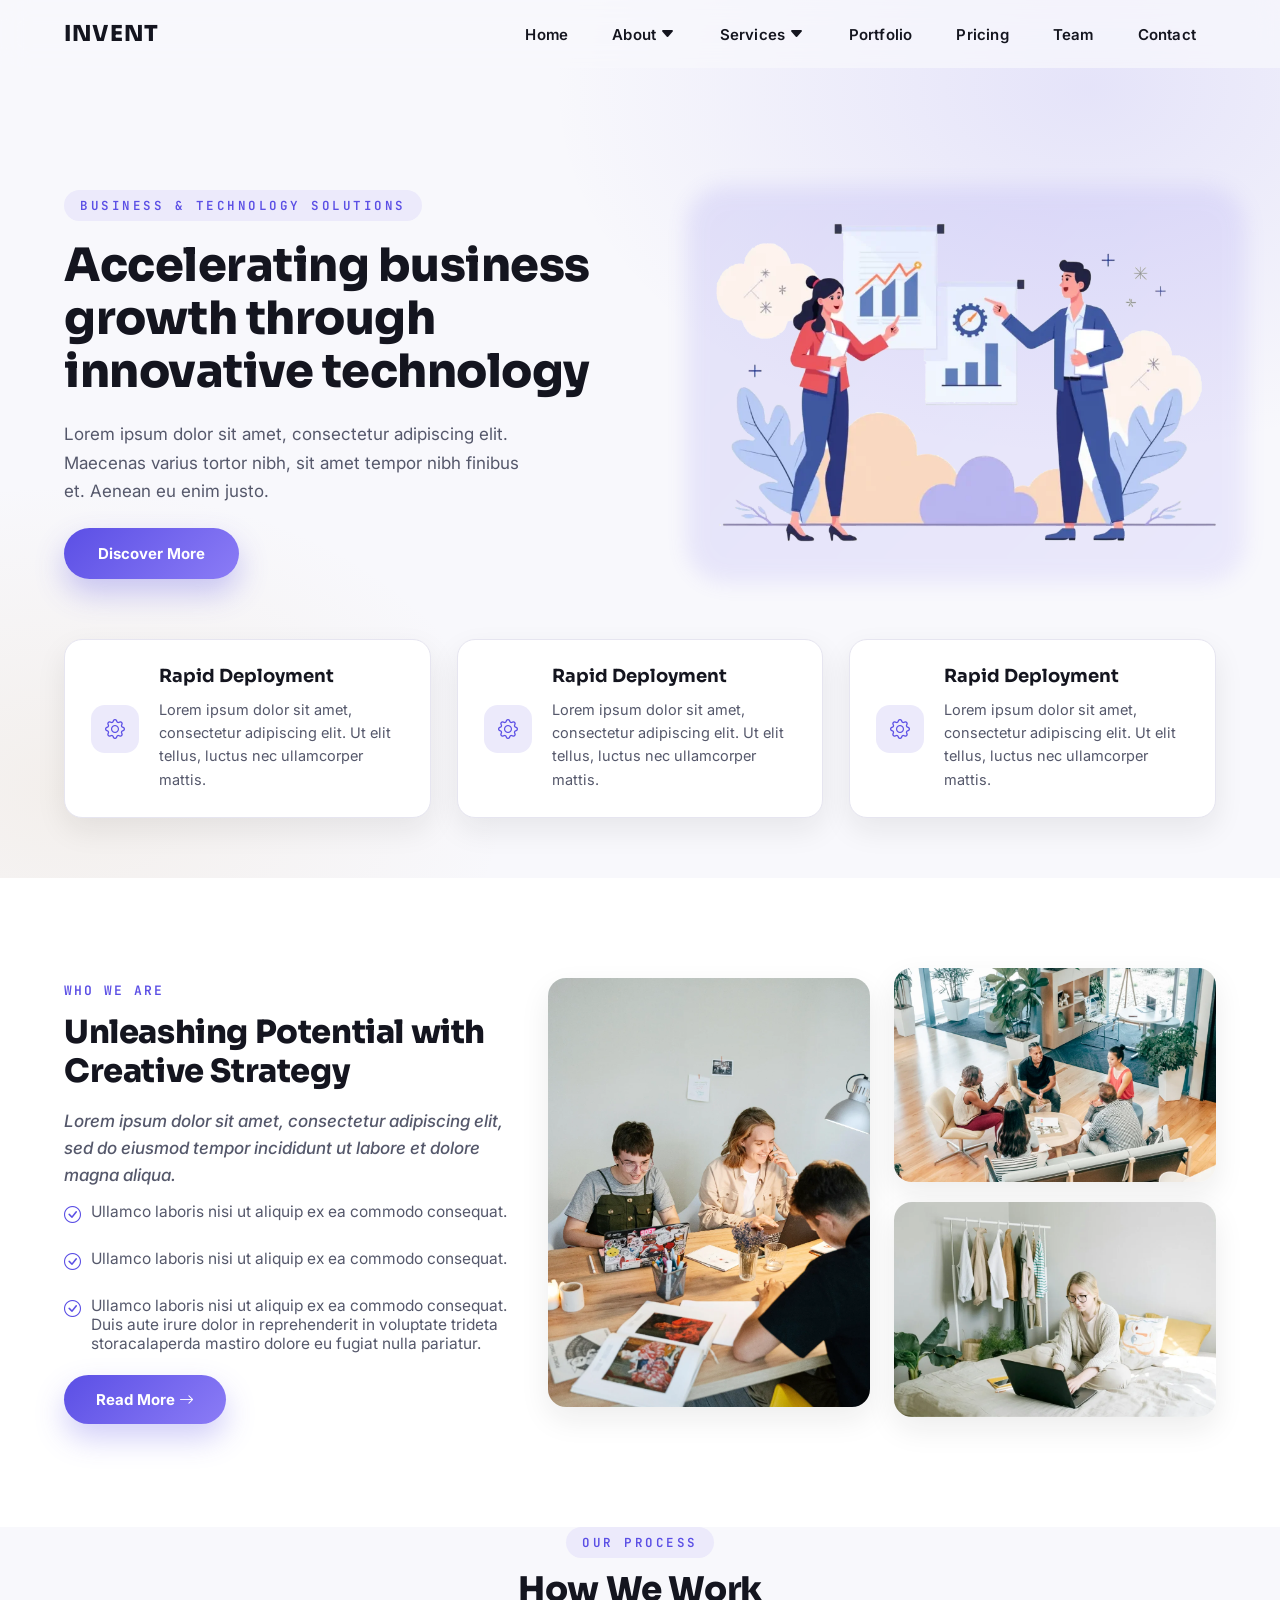
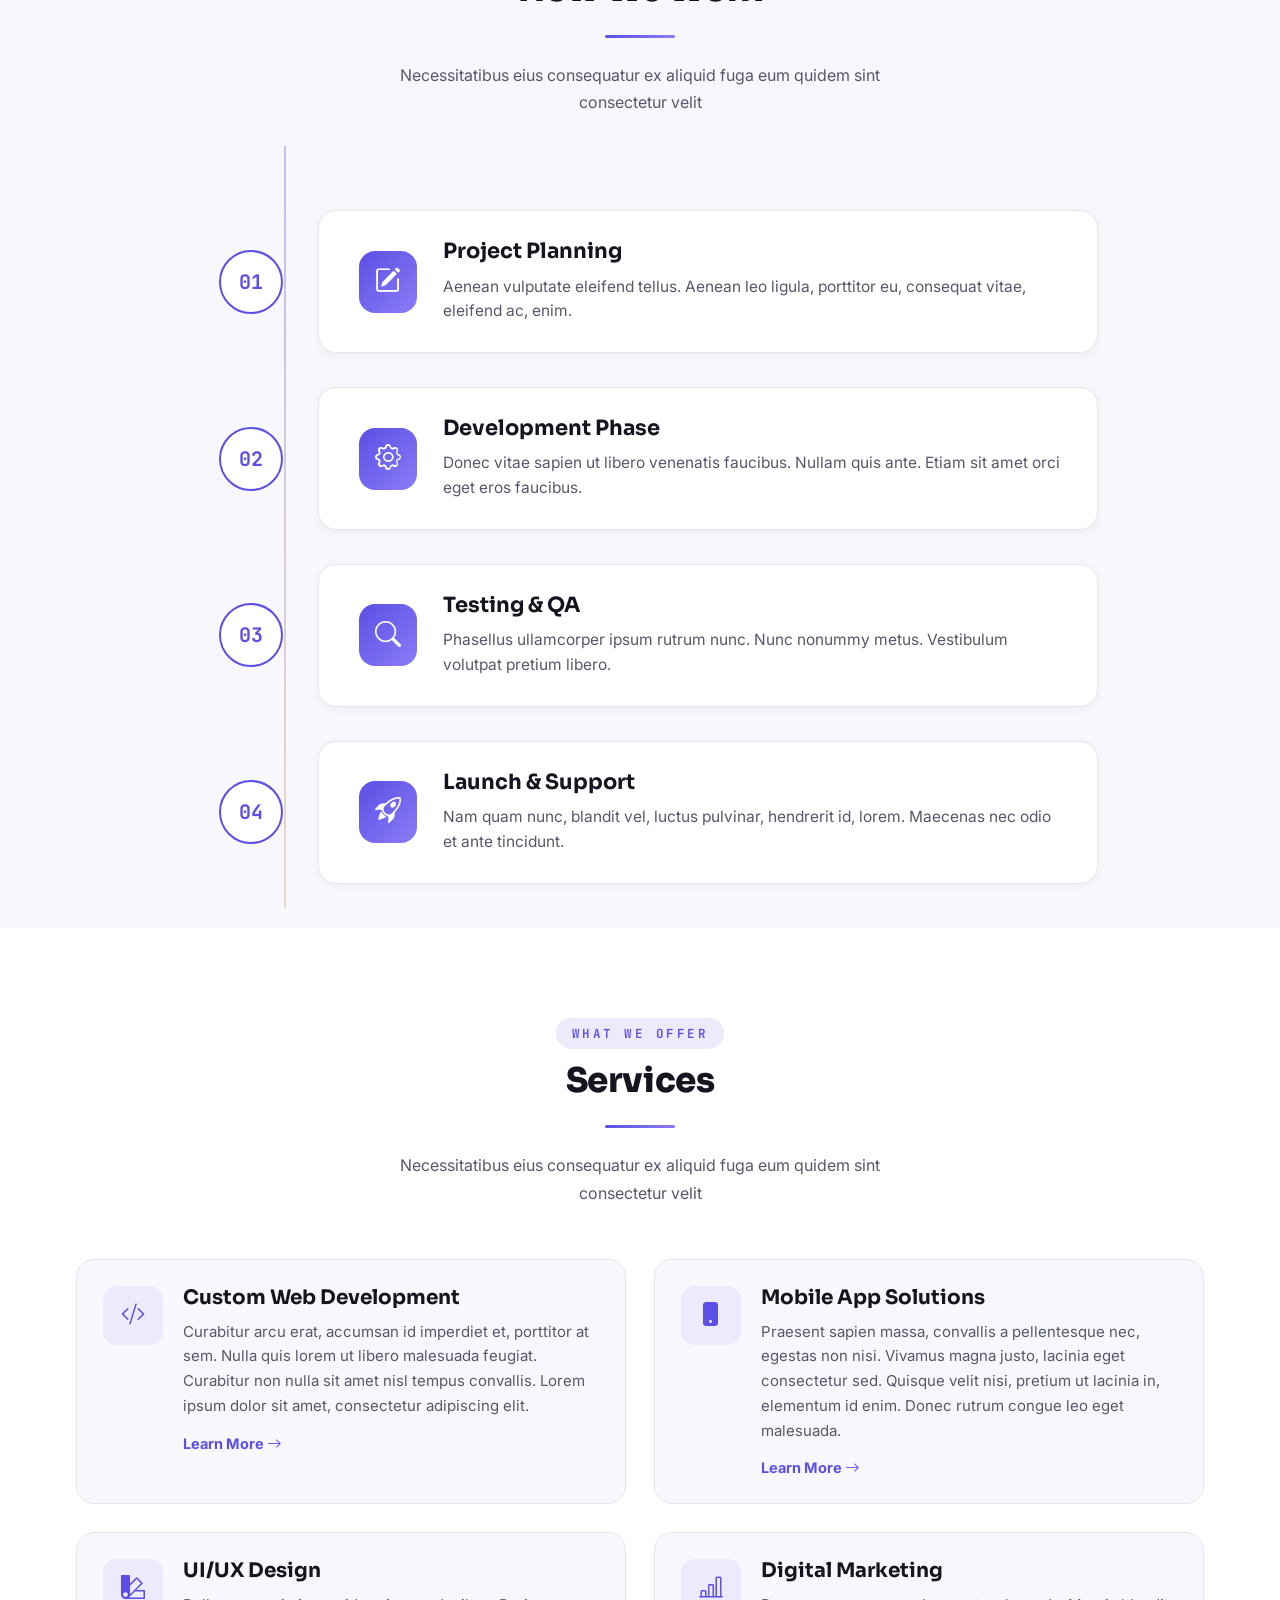
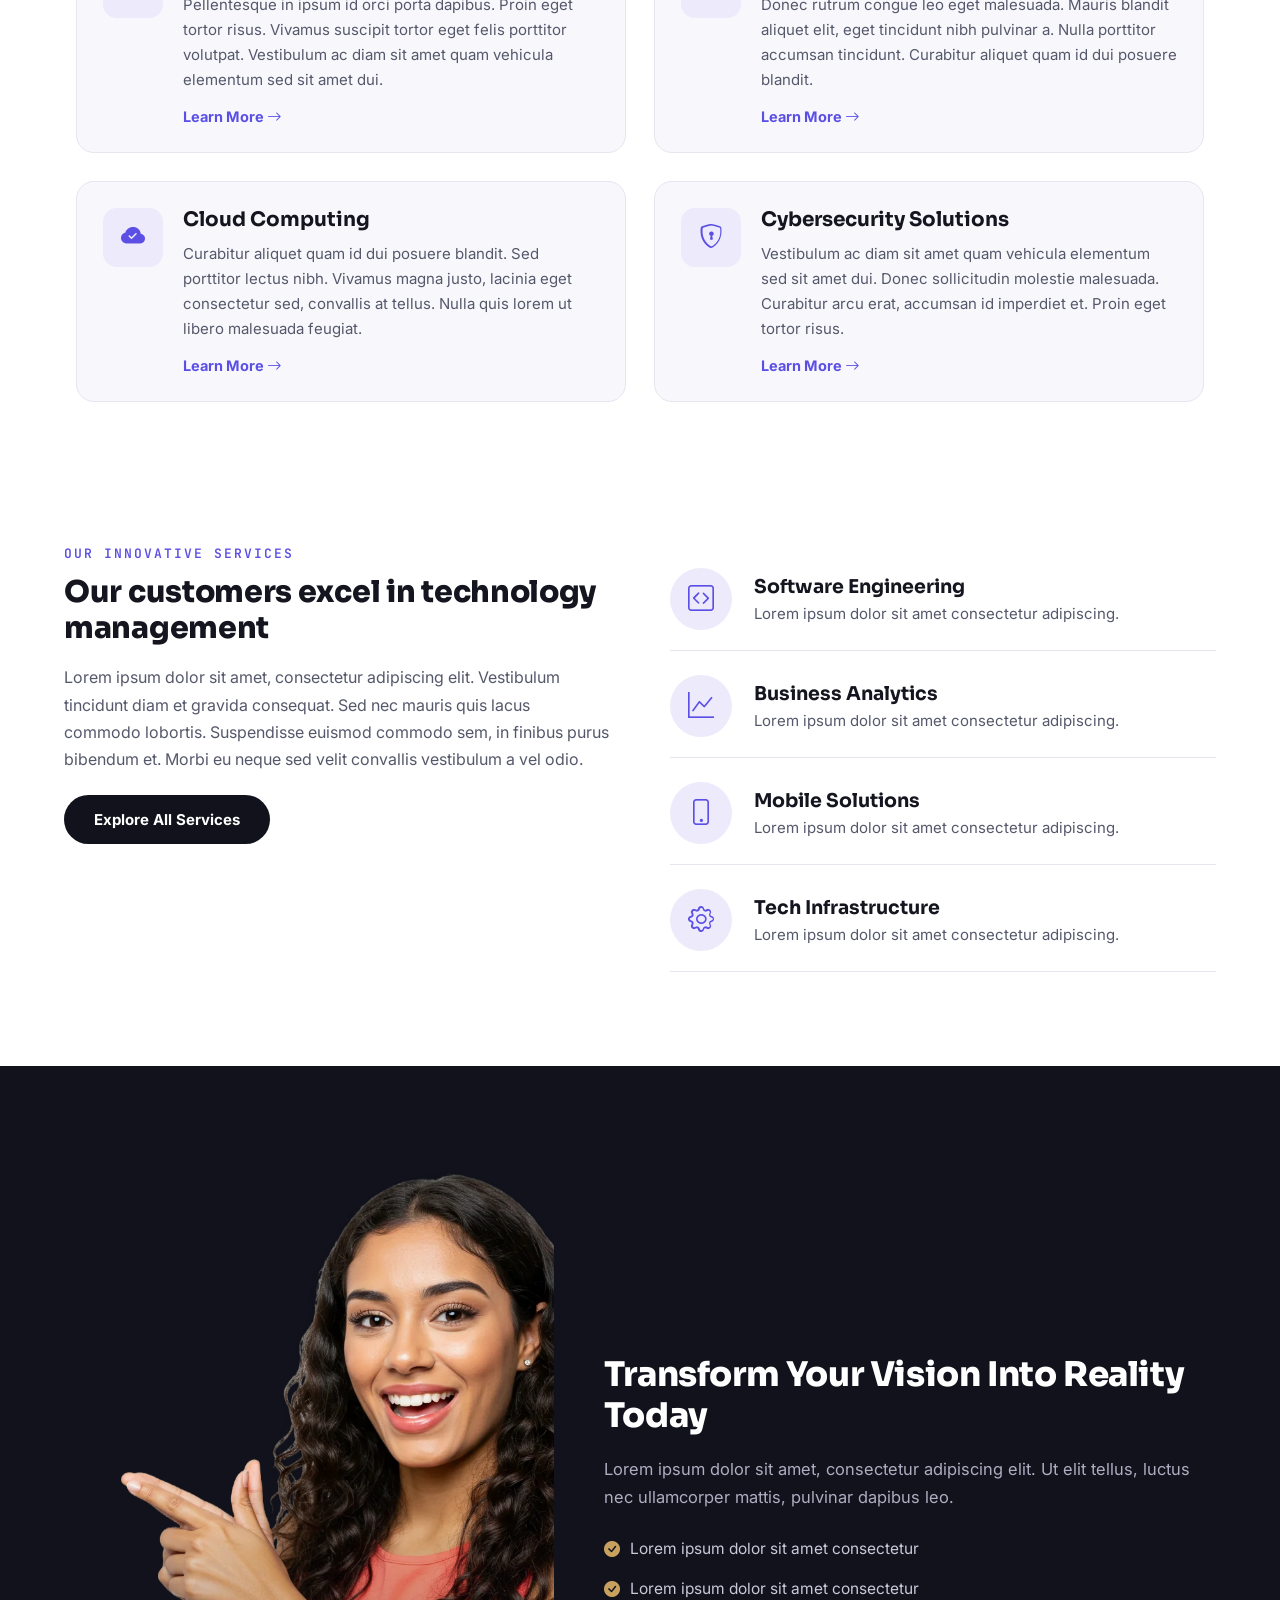
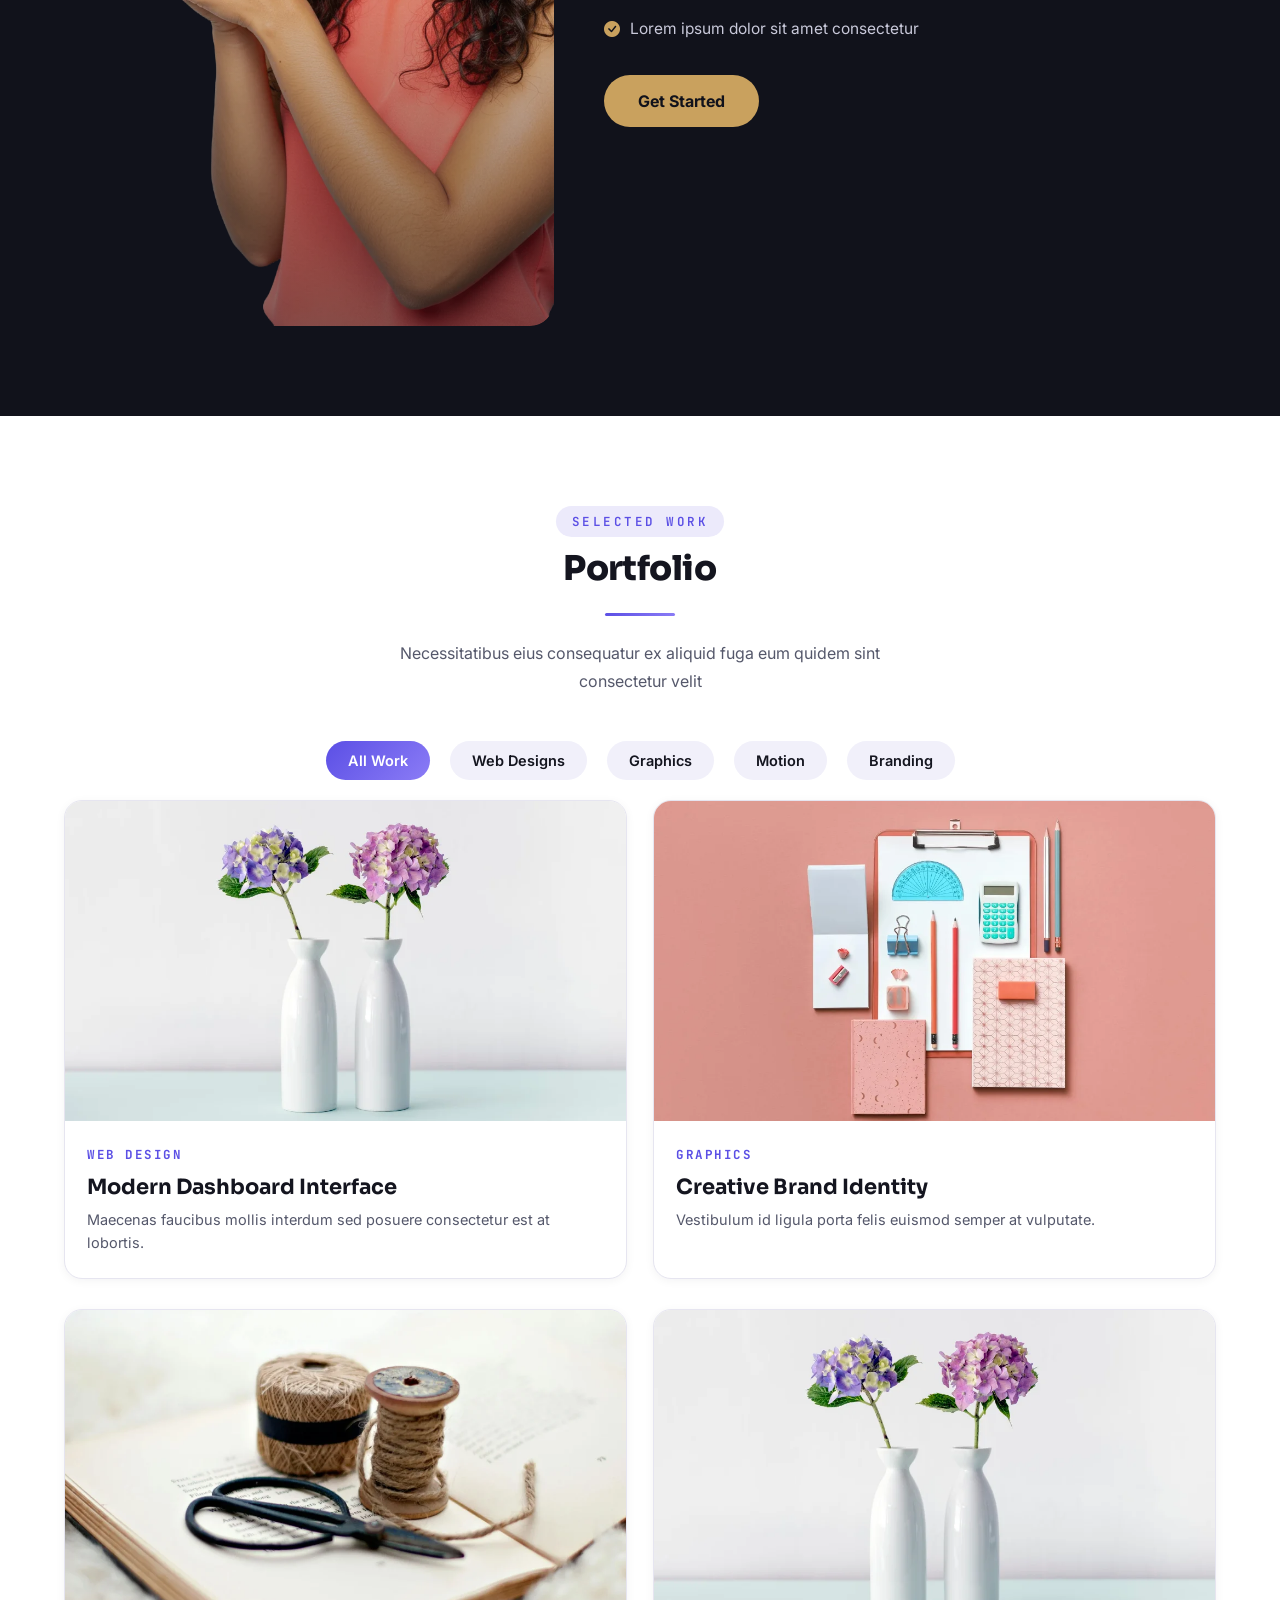
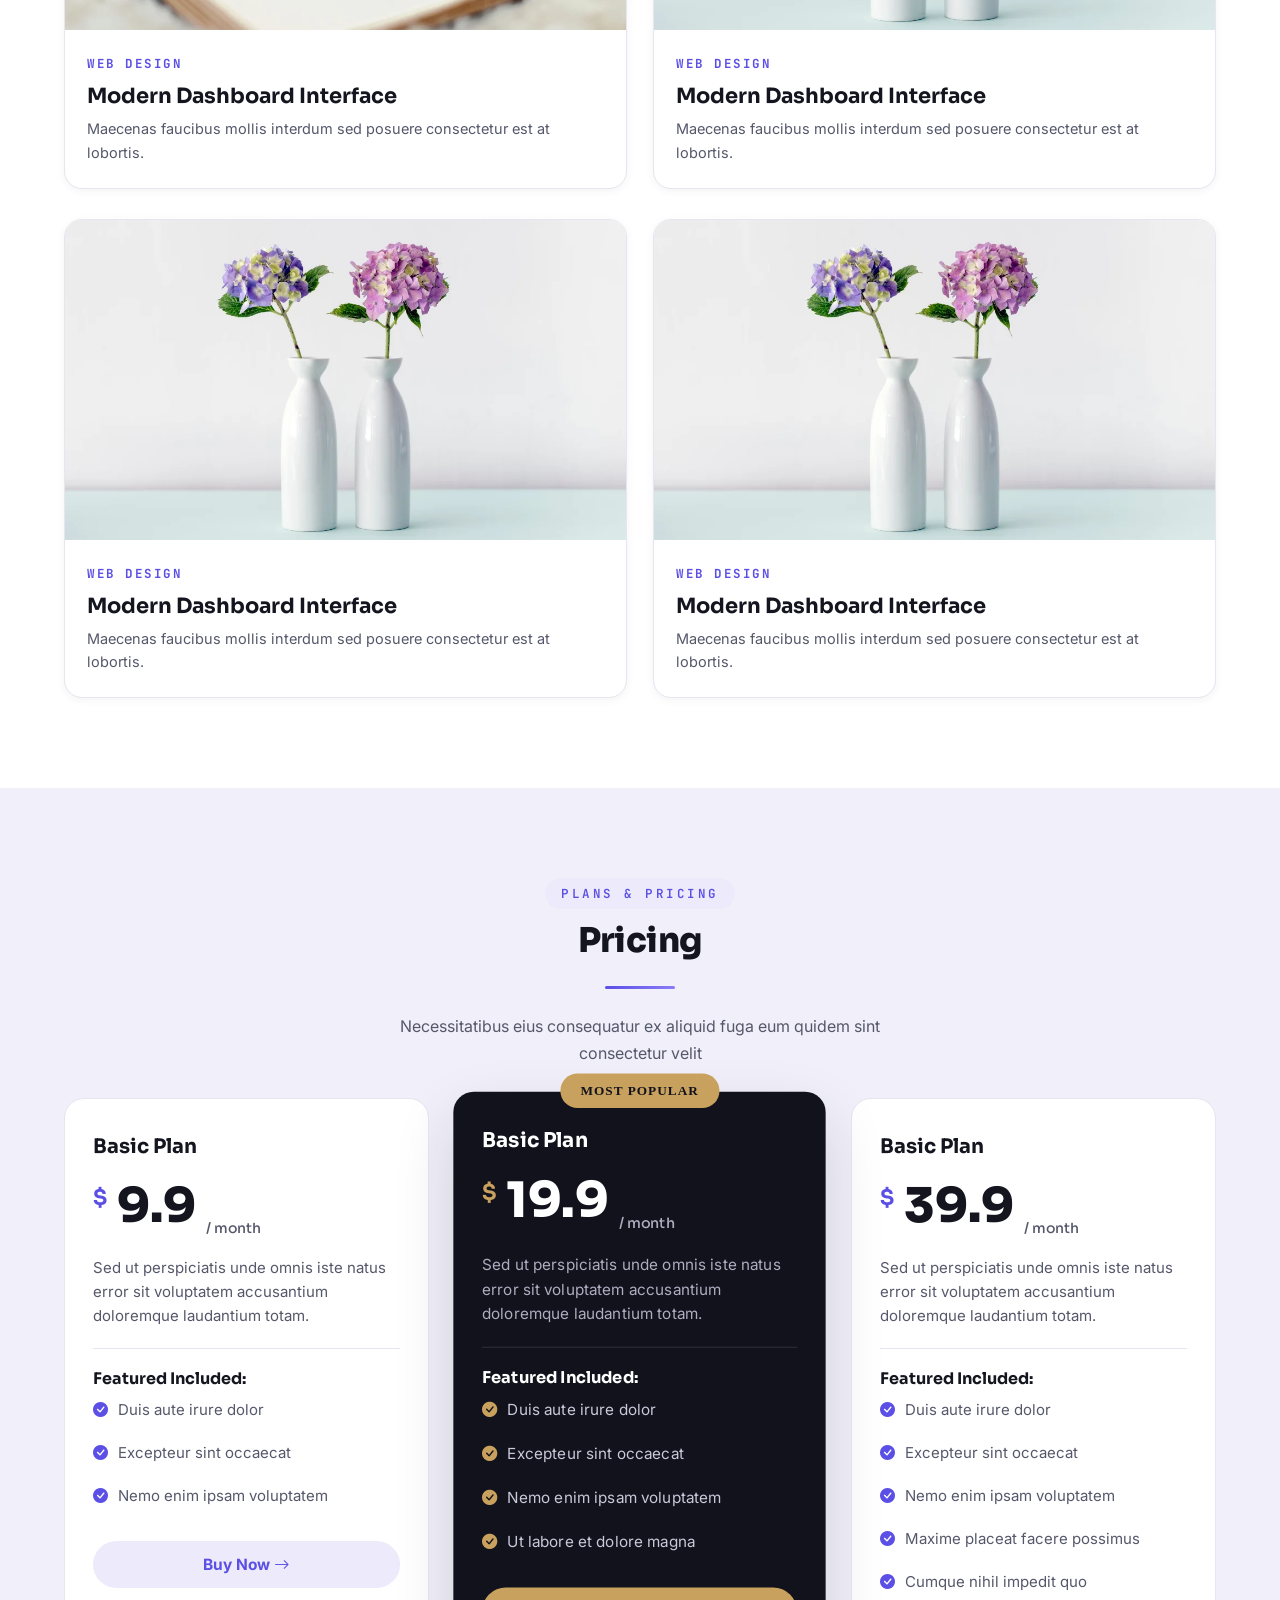
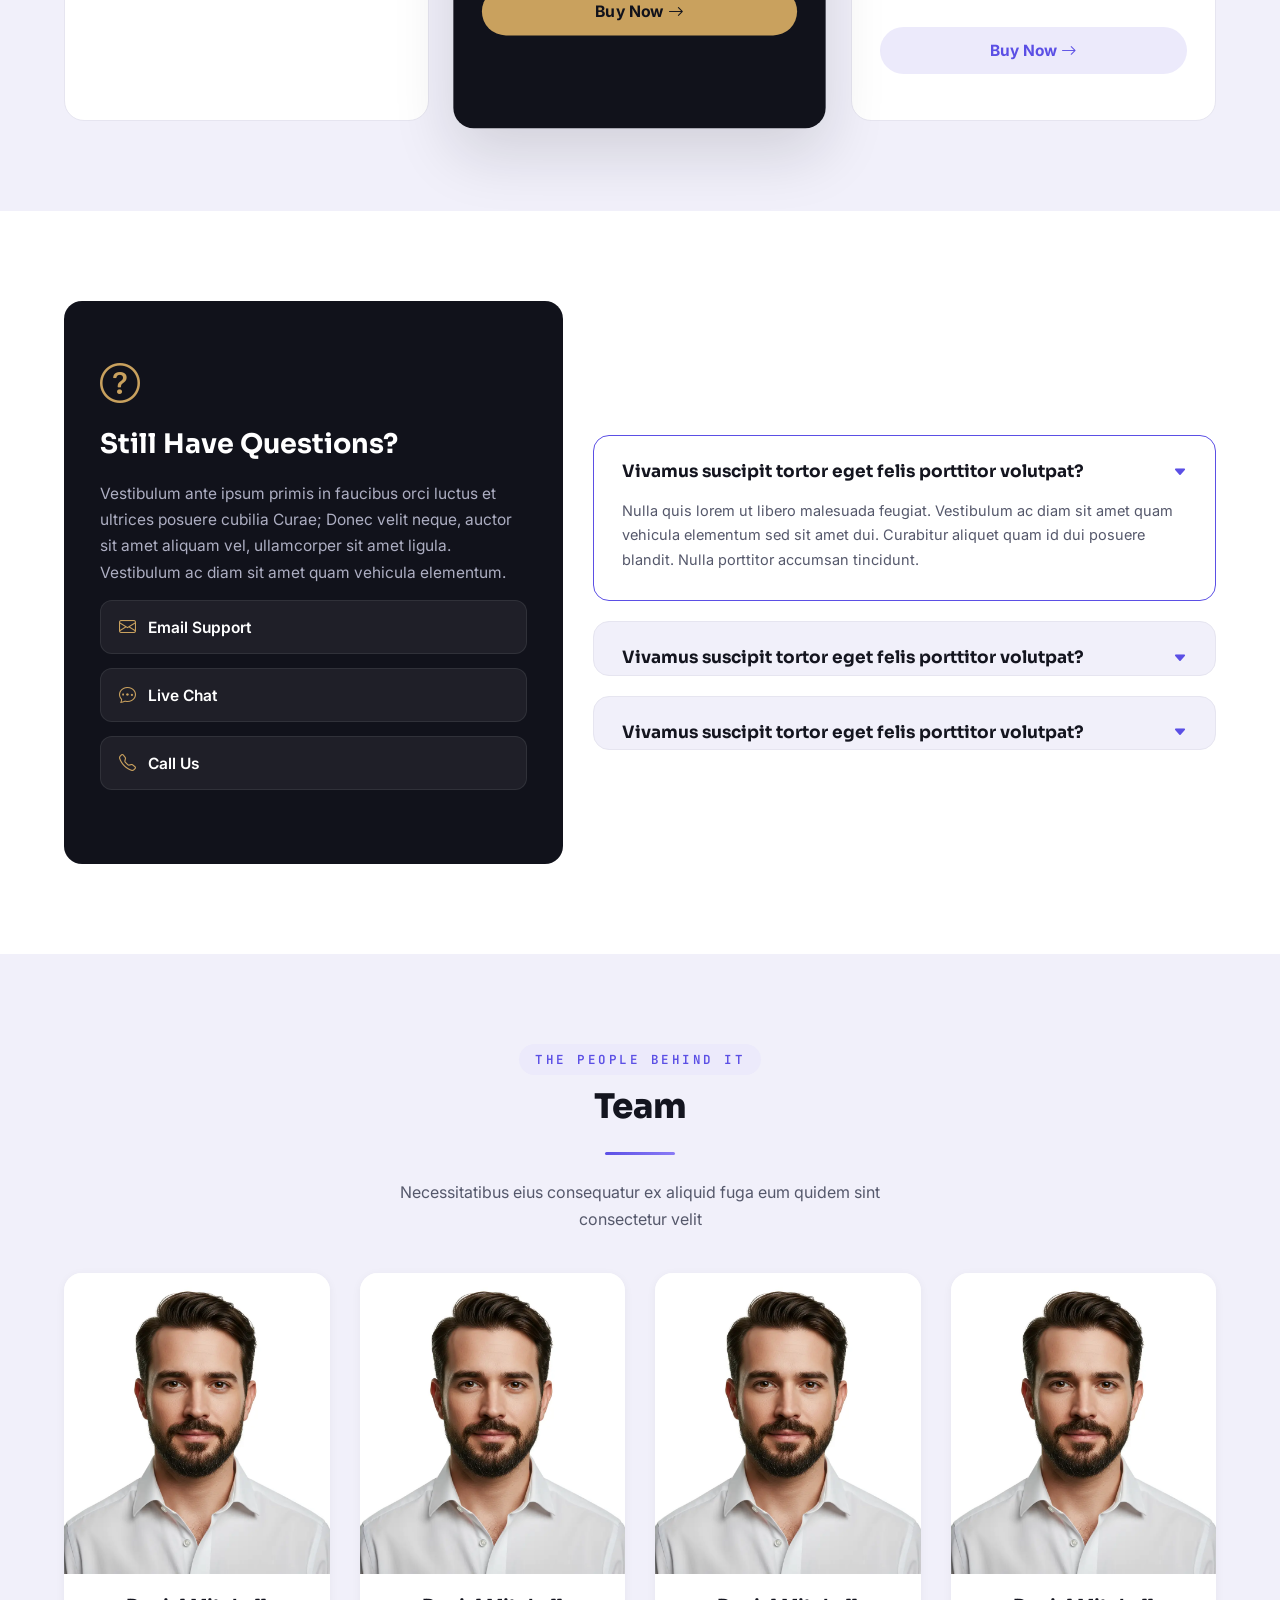
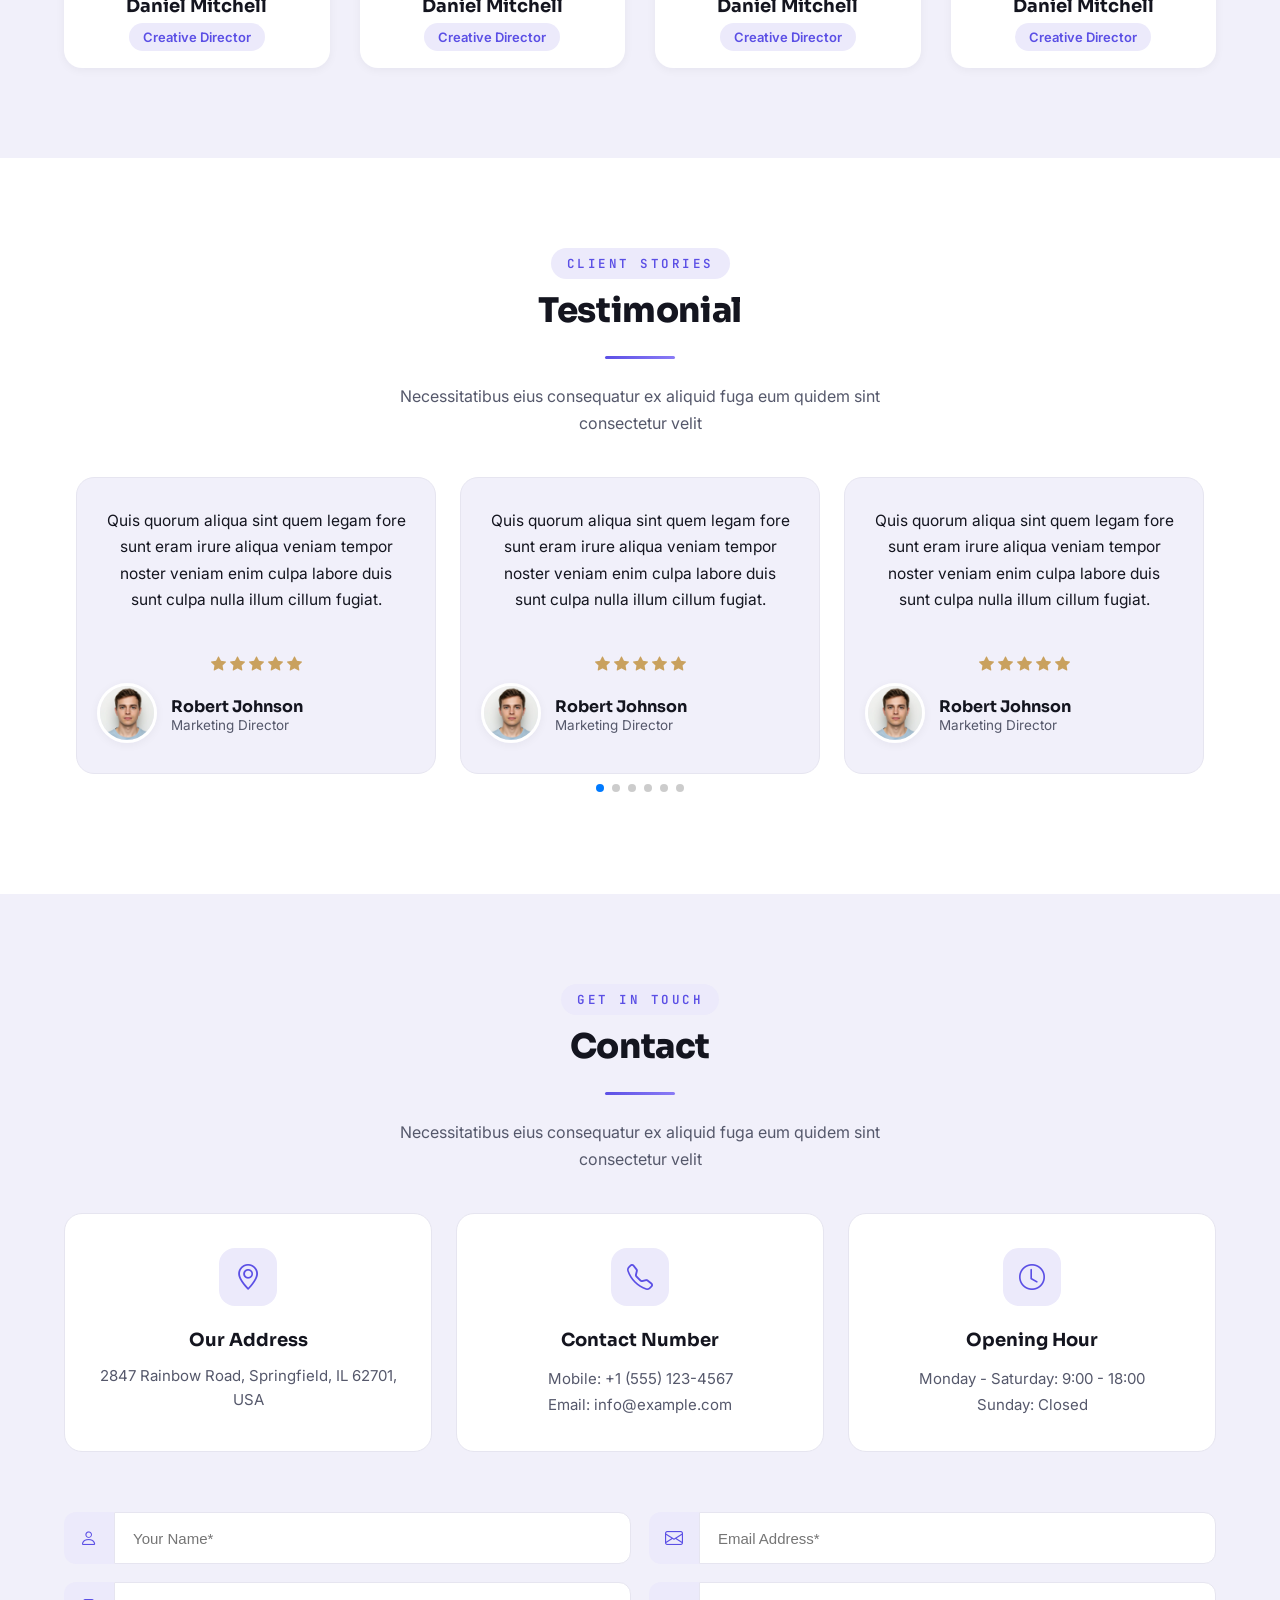
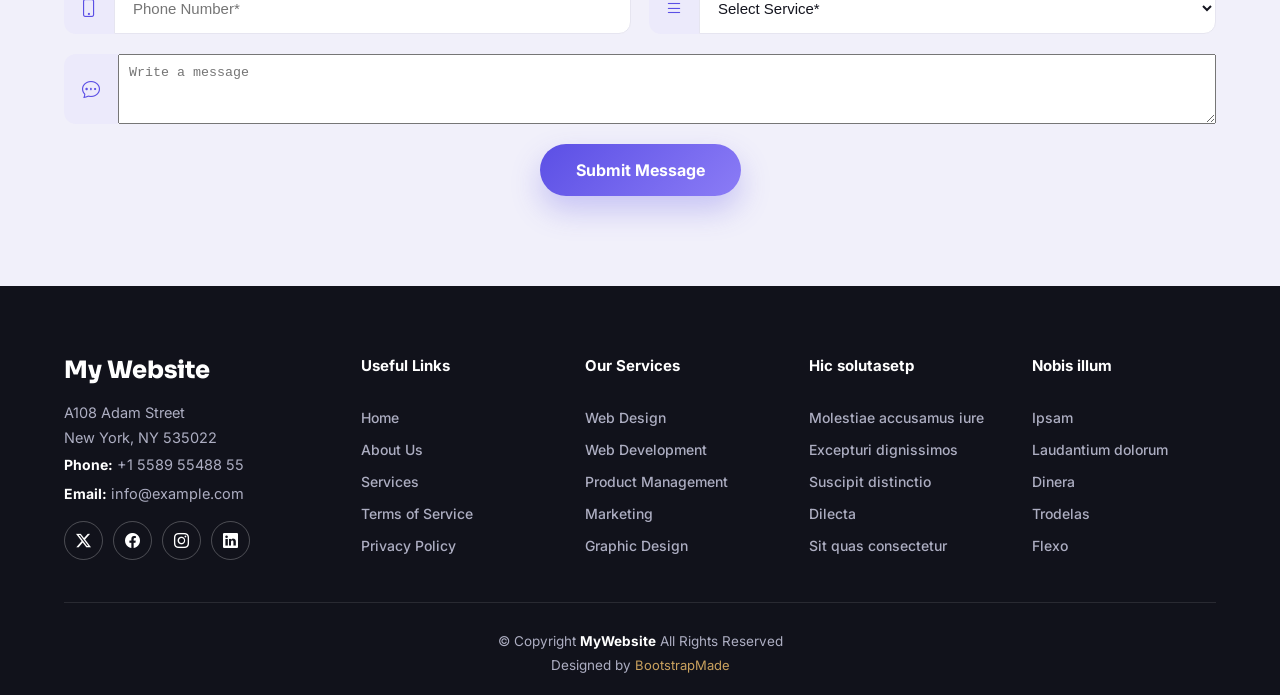
<file: index.html>
<!DOCTYPE html>
<html lang="en">
<head>
    <meta charset="UTF-8">
    <meta name="viewport" content="width=device-width, initial-scale=1.0">
    <title>Invent HTML & CSS</title>
    <link rel="stylesheet" href="./css/style.css">
    <link rel="stylesheet" href="https://cdn.jsdelivr.net/npm/bootstrap-icons@1.11.3/font/bootstrap-icons.css">

    <!-- Link Swiper Css  -->
     <link rel="stylesheet" href="https://cdn.jsdelivr.net/npm/swiper@11/swiper-bundle.min.css">
</head>
<body>
    <!-- start header section  -->
     <header>
        <div class="header-container">
        <a href="#" class="logo">INVENT</a>
         <div class="menu-toggle" id="menu-toggle">
            <span></span>
            <span></span>
            <span></span>
        </div>
        <nav id="navbar">
            <ul>
                <li><a href="#">Home </a></li>
                <li class="dropdown">
                    <a href="#" class="dropdown-toggle">About <i class="bi bi-caret-down-fill"></i></a>
                <ul class="dropdown-menu">
                <li><a href="#">Our Founder</a></li>
                <li><a href="#">Our Mission</a></li>
                </ul>
                </li>
                <li class="dropdown">
                    <a href="#" class="dropdown-toggle">Services <i class="bi bi-caret-down-fill"></i></a>
                <ul class="dropdown-menu">
                <li><a href="#">Development</a></li>
                <li><a href="#">Marketing</a></li>
                <li><a href="#">Design</a></li>
                <li><a href="#">Graphics</a></li>
                </ul>
                </li>
                <li><a href="#">Portfolio</a></li>
                <li><a href="#">Pricing</a></li>
                <li><a href="#">Team</a></li>
                <li><a href="#">Contact</a></li>
            </ul>
        </nav>
        </div>
     </header>
     <!-- end header section  -->

     <!-- start hero section  -->

     <section id="hero">
        <div class="hero-container">
            <div class="hero-content">
            <span class="eyebrow">Business &amp; Technology Solutions</span>
            <h1>Accelerating business growth through innovative technology</h1>
            <p>Lorem ipsum dolor sit amet, consectetur adipiscing elit. Maecenas varius tortor nibh, sit amet tempor nibh finibus et. Aenean eu enim justo.</p>
            <a href="#"><button>Discover More</button></a>
            </div>
            <div class="hero-image">
                <img src="./images/illustration-16.webp" alt="">
            </div>
        </div>
        <div class="hero-information">
            <div class="hero-box">
                <div class="hero-icon">
                    <i class="bi bi-gear"></i>
                </div>
                <div class="hero-box-content">
                    <h2>Rapid Deployment</h2>
                    <p>Lorem ipsum dolor sit amet, consectetur adipiscing elit. Ut elit tellus, luctus nec ullamcorper mattis.</p>
                </div>
            </div>
            <div class="hero-box">
                <div class="hero-icon">
                    <i class="bi bi-gear"></i>
                </div>
                <div class="hero-box-content">
                    <h2>Rapid Deployment</h2>
                    <p>Lorem ipsum dolor sit amet, consectetur adipiscing elit. Ut elit tellus, luctus nec ullamcorper mattis.</p>
                </div>
            </div>
            <div class="hero-box">
                <div class="hero-icon">
                    <i class="bi bi-gear"></i>
                </div>
                <div class="hero-box-content">
                    <h2>Rapid Deployment</h2>
                    <p>Lorem ipsum dolor sit amet, consectetur adipiscing elit. Ut elit tellus, luctus nec ullamcorper mattis.</p>
                </div>
            </div>
        </div>
     </section>

     <!-- end hero section  -->

     <!-- start why us section  -->
      <section id="who-we-are">
        <div class="who-we-container">
            <div class="who-we-content">
                <span>Who We Are</span>
                <h2>Unleashing Potential with Creative Strategy</h2>
                <p><i>Lorem ipsum dolor sit amet, consectetur adipiscing elit, sed do eiusmod tempor incididunt ut labore et dolore magna aliqua.</i></p>
                <ul>
                    <li><i class="bi bi-check-circle"></i> Ullamco laboris nisi ut aliquip ex ea commodo consequat.</li>
                    <li><i class="bi bi-check-circle"></i> Ullamco laboris nisi ut aliquip ex ea commodo consequat.</li>
                    <li><i class="bi bi-check-circle"></i> Ullamco laboris nisi ut aliquip ex ea commodo consequat. Duis aute irure dolor in reprehenderit in voluptate trideta storacalaperda mastiro dolore eu fugiat nulla pariatur.</li>
                </ul>
                <a href="#"><button>Read More <i class="bi bi-arrow-right"></i></button></a>
            </div>
            <div class="who-we-image">
                <img src="./images/about-portrait-1.webp" alt="">
                </div>
                <div class="who-we-image-container">
                <div class="who-we-image">
                <img src="./images/about-8.webp" alt="">
                </div>
                <div class="who-we-image">
                <img src="./images/about-12.webp" alt="">
                </div>
                </div>
            </div>
        </div>
      </section>

      <!-- End why us section  -->

      <!-- Start how we work section  -->

      <section id="how-we-work">
        <div class="section-content">
            <span class="eyebrow">Our Process</span>
            <h2>How We Work</h2>
            <div class="line"></div>
            <p>Necessitatibus eius consequatur ex aliquid fuga eum quidem sint consectetur velit</p>
        </div>
        <div class="how-we-container">
            <div class="work-details">
            <div class="how-we-box">
                <span>01</span>
                <div class="how-we-icon">
                    <i class="bi bi-pencil-square"></i>
                </div>
                <div class="how-we-info">
                    <h2>Project Planning</h2>
                    <p>Aenean vulputate eleifend tellus. Aenean leo ligula, porttitor eu, consequat vitae, eleifend ac, enim.</p>
                </div>
                </div>
            </div>
            <div class="work-details">
            <div class="how-we-box">
                <span>02</span>
                <div class="how-we-icon">
                    <i class="bi bi-gear"></i>
                </div>
                <div class="how-we-info">
                    <h2>Development Phase</h2>
                    <p>Donec vitae sapien ut libero venenatis faucibus. Nullam quis ante. Etiam sit amet orci eget eros faucibus.</p>
                </div>
                </div>
            </div>
            <div class="work-details">
            <div class="how-we-box">
                <span>03</span>
                <div class="how-we-icon">
                    <i class="bi bi-search"></i>
                </div>
                <div class="how-we-info">
                    <h2>Testing & QA</h2>
                    <p>Phasellus ullamcorper ipsum rutrum nunc. Nunc nonummy metus. Vestibulum volutpat pretium libero.</p>
                </div>
                </div>
            </div>
            <div class="work-details">
            <div class="how-we-box">
                <span>04</span>
                <div class="how-we-icon">
                    <i class="bi bi-rocket-takeoff"></i>
                </div>
                <div class="how-we-info">
                    <h2>Launch & Support</h2>
                    <p>Nam quam nunc, blandit vel, luctus pulvinar, hendrerit id, lorem. Maecenas nec odio et ante tincidunt.</p>
                </div>
                </div>
            </div>
        </div>
      </section>
      <!-- End how we work section  -->

      <!-- Start services section  -->
       <section id="services">
        <div class="section-content">
            <span class="eyebrow">What We Offer</span>
            <h2>Services</h2>
            <div class="line"></div>
            <p>Necessitatibus eius consequatur ex aliquid fuga eum quidem sint consectetur velit</p>
        </div>
        <div class="service-container">
            <div class="service-info">
            <div class="service-box">
                <div class="service-icon">
                    <i class="bi bi-code-slash"></i>
                </div>
                <div class="service-content">
                    <h3>Custom Web Development</h3>
                    <p>Curabitur arcu erat, accumsan id imperdiet et, porttitor at sem. Nulla quis lorem ut libero malesuada feugiat. Curabitur non nulla sit amet nisl tempus convallis. Lorem ipsum dolor sit amet, consectetur adipiscing elit.</p>
                    <a href="#"><button>Learn More <i class="bi bi-arrow-right"></i></button></a>
                </div>
            </div>
            </div>
            <div class="service-info">
            <div class="service-box">
                <div class="service-icon">
                    <i class="bi bi-phone-fill"></i>
                </div>
                <div class="service-content">
                    <h3>Mobile App Solutions</h3>
                    <p>Praesent sapien massa, convallis a pellentesque nec, egestas non nisi. Vivamus magna justo, lacinia eget consectetur sed. Quisque velit nisi, pretium ut lacinia in, elementum id enim. Donec rutrum congue leo eget malesuada.</p>
                    <a href="#"><button>Learn More <i class="bi bi-arrow-right"></i></button></a>
                </div>
            </div>
            </div>
            <div class="service-info">
            <div class="service-box">
                <div class="service-icon">
                    <i class="bi bi-palette2"></i>
                </div>
                <div class="service-content">
                    <h3>UI/UX Design</h3>
                    <p>Pellentesque in ipsum id orci porta dapibus. Proin eget tortor risus. Vivamus suscipit tortor eget felis porttitor volutpat. Vestibulum ac diam sit amet quam vehicula elementum sed sit amet dui.</p>
                    <a href="#"><button>Learn More <i class="bi bi-arrow-right"></i></button></a>
                </div>
            </div>
            </div>
            <div class="service-info">
            <div class="service-box">
                <div class="service-icon">
                    <i class="bi bi-bar-chart-line"></i>
                </div>
                <div class="service-content">
                    <h3>Digital Marketing</h3>
                    <p>Donec rutrum congue leo eget malesuada. Mauris blandit aliquet elit, eget tincidunt nibh pulvinar a. Nulla porttitor accumsan tincidunt. Curabitur aliquet quam id dui posuere blandit.</p>
                    <a href="#"><button>Learn More <i class="bi bi-arrow-right"></i></button></a>
                </div>
            </div>
            </div>
             <div class="service-info">
            <div class="service-box">
                <div class="service-icon">
                   <i class="bi bi-cloud-check-fill"></i>
                </div>
                <div class="service-content">
                    <h3>Cloud Computing</h3>
                    <p>Curabitur aliquet quam id dui posuere blandit. Sed porttitor lectus nibh. Vivamus magna justo, lacinia eget consectetur sed, convallis at tellus. Nulla quis lorem ut libero malesuada feugiat.</p>
                    <a href="#"><button>Learn More <i class="bi bi-arrow-right"></i></button></a>
                </div>
            </div>
            </div>
            <div class="service-info">
            <div class="service-box">
                <div class="service-icon">
                    <i class="bi bi-shield-lock"></i>
                </div>
                <div class="service-content">
                    <h3>Cybersecurity Solutions</h3>
                    <p>Vestibulum ac diam sit amet quam vehicula elementum sed sit amet dui. Donec sollicitudin molestie malesuada. Curabitur arcu erat, accumsan id imperdiet et. Proin eget tortor risus.</p>
                    <a href="#"><button>Learn More <i class="bi bi-arrow-right"></i></button></a>
                </div>
            </div>
            </div>
        </div>
       </section>
       <!-- End services section  -->

       <!-- Start Our Services Section  -->

       <section id="our-services">
        <div class="our-serve-container">
            <div class="serve-content">
            <span>Our innovative services</span>
            <h2>Our customers excel in technology management</h2>
            <p>Lorem ipsum dolor sit amet, consectetur adipiscing elit. Vestibulum tincidunt diam et gravida consequat. Sed nec mauris quis lacus commodo lobortis. Suspendisse euismod commodo sem, in finibus purus bibendum et. Morbi eu neque sed velit convallis vestibulum a vel odio.</p>
            <a href="#"><button>Explore All Services</button></a>
            </div>
            <div class="serve-box">
            <div class="serve-info">
                <div class="serve-icon">
                    <i class="bi bi-code-square"></i>
                </div>
                <div class="serve-description">
                    <h3>Software Engineering</h3>
                    <p>Lorem ipsum dolor sit amet consectetur adipiscing.</p>
                </div>
            </div>
            <div class="serve-info">
                <div class="serve-icon">
                    <i class="bi bi-graph-up"></i>
                </div>
                <div class="serve-description">
                    <h3>Business Analytics</h3>
                    <p>Lorem ipsum dolor sit amet consectetur adipiscing.</p>
                </div>
            </div>
            <div class="serve-info">
                <div class="serve-icon">
                    <i class="bi bi-phone"></i>
                </div>
                <div class="serve-description">
                    <h3>Mobile Solutions</h3>
                    <p>Lorem ipsum dolor sit amet consectetur adipiscing.</p>
                </div>
            </div>
            <div class="serve-info">
                <div class="serve-icon">
                    <i class="bi bi-gear"></i>
                </div>
                <div class="serve-description">
                    <h3>Tech Infrastructure</h3>
                    <p>Lorem ipsum dolor sit amet consectetur adipiscing.</p>
                </div>
            </div>
            </div>
        </div>
       </section>
       <!-- End Our Services Section  -->

       <!-- Start Vision Section  -->

       <section id="vision">
        <div class="vision-container">
            <div class="vision-image">
                <img src="./images/cta-4.webp" alt="">
            </div>
            <div class="vision-content">
                <h2>Transform Your Vision Into Reality Today</h2>
                <p>Lorem ipsum dolor sit amet, consectetur adipiscing elit. Ut elit tellus, luctus nec ullamcorper mattis, pulvinar dapibus leo.</p>
                <ul>
                    <li><i class="bi bi-check-circle-fill"></i> Lorem ipsum dolor sit amet consectetur</li>
                    <li><i class="bi bi-check-circle-fill"></i> Lorem ipsum dolor sit amet consectetur</li>
                    <li><i class="bi bi-check-circle-fill"></i> Lorem ipsum dolor sit amet consectetur</li>
                </ul>
                <div class="vision-btn">
                        <button class="btn-1">Get Started</button>
                    </div>
                    <div id="modal">
                        <div class="modal-content">
                             <span class="close">&times;</span>
                            <div class="form-control">
                               <div class="form-label">
                                <label for="firstname"></label>
                                <input  type="text" id="firstname" placeholder="First Name*" required>
                            </div>
                            <div class="form-label">
                                <label for="lastname"></label>
                                <input  type="text" id="lastname" placeholder="Last Name*" required>
                            </div>
                                <div class="form-label">
                                <label for="mail"></label>
                                <input  type="email" id="mail" placeholder="Email Address*" required>
                            </div>
                                <div class="form-label">
                                <label for="tel"></label>
                                <input  type="tel" id="tel" placeholder="Phone Number*" required>
                            </div>
                            <div class="form-inline-modal">
                            <input type="submit" id="submit">
                            </div>
                        </div>
                    </div>
            </div>
        </div>
       </section>

       <!-- End vision section  -->

       <!-- Start Portfolio Section  -->

       <section id="portfolio">
        <div class="section-content">
            <span class="eyebrow">Selected Work</span>
            <h2>Portfolio</h2>
            <div class="line"></div>
            <p>Necessitatibus eius consequatur ex aliquid fuga eum quidem sint consectetur velit</p>
        </div>
        <div class="portfolio-nav">
            <ul>
                <li class="portfolio-active">All Work</li>
                <li>Web Designs</li>
                <li>Graphics</li>
                <li>Motion</li>
                <li>Branding</li>
            </ul>
        </div>
        <div class="portfolio-container">
            <div class="portfolio-box">
                <div class="portfolio-image">
            <img src="./images/portfolio-10.webp" alt="">
            </div>
            <div class="portfolio-details">
                <span>Web Design</span>
                <h3>Modern Dashboard Interface</h3>
                <p>Maecenas faucibus mollis interdum sed posuere consectetur est at lobortis.</p>
            </div>
            </div>
            <div class="portfolio-box">
                <div class="portfolio-image">
            <img src="./images/portfolio-4.webp" alt="">
            </div>
            <div class="portfolio-details">
                <span>GRAPHICS</span>
                <h3>Creative Brand Identity</h3>
                <p>Vestibulum id ligula porta felis euismod semper at vulputate.</p>
            </div>
            </div>
            <div class="portfolio-box">
                <div class="portfolio-image">
            <img src="./images/portfolio-7.webp" alt="">
            </div>
            <div class="portfolio-details">
                <span>Web Design</span>
                <h3>Modern Dashboard Interface</h3>
                <p>Maecenas faucibus mollis interdum sed posuere consectetur est at lobortis.</p>
            </div>
            </div>
            <div class="portfolio-box">
                <div class="portfolio-image">
            <img src="./images/portfolio-10.webp" alt="">
            </div>
            <div class="portfolio-details">
                <span>Web Design</span>
                <h3>Modern Dashboard Interface</h3>
                <p>Maecenas faucibus mollis interdum sed posuere consectetur est at lobortis.</p>
            </div>
            </div>
            <div class="portfolio-box">
                <div class="portfolio-image">
            <img src="./images/portfolio-10.webp" alt="">
            </div>
            <div class="portfolio-details">
                <span>Web Design</span>
                <h3>Modern Dashboard Interface</h3>
                <p>Maecenas faucibus mollis interdum sed posuere consectetur est at lobortis.</p>
            </div>
            </div>
            <div class="portfolio-box">
                <div class="portfolio-image">
            <img src="./images/portfolio-10.webp" alt="">
            </div>
            <div class="portfolio-details">
                <span>Web Design</span>
                <h3>Modern Dashboard Interface</h3>
                <p>Maecenas faucibus mollis interdum sed posuere consectetur est at lobortis.</p>
            </div>
            </div>
        </div>
       </section>

       <!-- End portfolio section  -->

       <!-- Start Pricing Section  -->

       <section id="pricing">
        <div class="section-content">
            <span class="eyebrow">Plans &amp; Pricing</span>
            <h2>Pricing</h2>
            <div class="line"></div>
            <p>Necessitatibus eius consequatur ex aliquid fuga eum quidem sint consectetur velit</p>
        </div>
        <div class="pricing-container">
            <div class="pricing-box">
                <h3>Basic Plan</h3>
                <span><sup>$</sup> 9.9 <sub class="month">/ month</sub></span>
                <p>Sed ut perspiciatis unde omnis iste natus error sit voluptatem accusantium doloremque laudantium totam.</p>
                <h4>Featured Included:</h4>
                <ul>
                    <li><i class="bi bi-check-circle-fill"></i> Duis aute irure dolor</li>
                    <li><i class="bi bi-check-circle-fill"></i> Excepteur sint occaecat</li>
                    <li><i class="bi bi-check-circle-fill"></i> Nemo enim ipsam voluptatem</li>
                </ul>
                <a href="#"><button>Buy Now <i class="bi bi-arrow-right"></i></button></a>
            </div>
            <div class="pricing-box-2">
                <div class="popular-badge">Most Popular</div>
                <h3>Basic Plan</h3>
                <span><sup>$</sup> 19.9 <sub class="popular-month">/ month</sub></span>
                <p>Sed ut perspiciatis unde omnis iste natus error sit voluptatem accusantium doloremque laudantium totam.</p>
                <h4>Featured Included:</h4>
                <ul>
                    <li><i class="bi bi-check-circle-fill"></i> Duis aute irure dolor</li>
                    <li><i class="bi bi-check-circle-fill"></i> Excepteur sint occaecat</li>
                    <li><i class="bi bi-check-circle-fill"></i> Nemo enim ipsam voluptatem</li>
                    <li><i class="bi bi-check-circle-fill"></i> Ut labore et dolore magna</li>
                </ul>
                <a href="#"><button>Buy Now <i class="bi bi-arrow-right"></i></button></a>
            </div>
            <div class="pricing-box">
                <h3>Basic Plan</h3>
                <span><sup>$</sup> 39.9 <sub class="month">/ month</sub></span>
                <p>Sed ut perspiciatis unde omnis iste natus error sit voluptatem accusantium doloremque laudantium totam.</p>
                <h4>Featured Included:</h4>
                <ul>
                    <li><i class="bi bi-check-circle-fill"></i> Duis aute irure dolor</li>
                    <li><i class="bi bi-check-circle-fill"></i> Excepteur sint occaecat</li>
                    <li><i class="bi bi-check-circle-fill"></i> Nemo enim ipsam voluptatem</li>
                    <li><i class="bi bi-check-circle-fill"></i> Maxime placeat facere possimus</li>
                    <li><i class="bi bi-check-circle-fill"></i> Cumque nihil impedit quo</li>
                </ul>
                <a href="#"><button>Buy Now <i class="bi bi-arrow-right"></i></button></a>
            </div>
        </div>
       </section>

       <!-- End pricing section  -->

       <!-- Start FAQ Section  -->

       <section id="faq">
        <div class="faq-container">
                <div class="faq-details">
                    <i class="bi bi-question-circle"></i>
                <h2>Still Have Questions?</h2>
                <p>Vestibulum ante ipsum primis in faucibus orci luctus et ultrices posuere cubilia Curae; Donec velit neque, auctor sit amet aliquam vel, ullamcorper sit amet ligula. Vestibulum ac diam sit amet quam vehicula elementum.</p>
                <div class="contact-option">
                    <a href="#">
                        <i class="bi bi-envelope"></i>
                        <span>Email Support</span>
                    </a>
                </div>
                <div class="contact-option">
                    <a href="#">
                        <i class="bi bi-chat-dots"></i>
                        <span>Live Chat</span>
                    </a>
                </div>
                <div class="contact-option">
                    <a href="#">
                        <i class="bi bi-telephone"></i>
                        <span>Call Us</span>
                    </a>
                </div>   
            </div>
            <div class="faq-info">
                <div class="faq-box">
                <div class="faq-questions">
                <h3>Vivamus suscipit tortor eget felis porttitor volutpat? <i class="bi bi-caret-down-fill"></i></h3>
                </div>
                <div class="faq-ans">
                <p>Nulla quis lorem ut libero malesuada feugiat. Vestibulum ac diam sit amet quam vehicula elementum sed sit amet dui. Curabitur aliquet quam id dui posuere blandit. Nulla porttitor accumsan tincidunt.</p>
                </div>
                </div>
                <div class="faq-box">
                <div class="faq-questions">
                <h3>Vivamus suscipit tortor eget felis porttitor volutpat? <i class="bi bi-caret-down-fill"></i></h3>
                </div>
                <div class="faq-ans">
                <p>Nulla quis lorem ut libero malesuada feugiat. Vestibulum ac diam sit amet quam vehicula elementum sed sit amet dui. Curabitur aliquet quam id dui posuere blandit. Nulla porttitor accumsan tincidunt.</p>
                </div>
                </div>
                <div class="faq-box">
                <div class="faq-questions">
                <h3>Vivamus suscipit tortor eget felis porttitor volutpat? <i class="bi bi-caret-down-fill"></i></h3>
                </div>
                <div class="faq-ans">
                <p>Nulla quis lorem ut libero malesuada feugiat. Vestibulum ac diam sit amet quam vehicula elementum sed sit amet dui. Curabitur aliquet quam id dui posuere blandit. Nulla porttitor accumsan tincidunt.</p>
                </div>
                </div>
                </div>
       </div>
       </section>
       <!-- End Faq Section  -->

       <!-- Start Team Section  -->

       <section id="team">
        <div class="section-content">
            <span class="eyebrow">The People Behind It</span>
            <h2>Team</h2>
            <div class="line"></div>
            <p>Necessitatibus eius consequatur ex aliquid fuga eum quidem sint consectetur velit</p>
        </div>
        <div class="team-container">
            <div class="team-box">
                <div class="team-image">
                    <img src="./images/person-m-1.webp" alt="">
                    <div class="team-overlay">
                    <p>Lorem ipsum dolor sit amet, consectetur adipiscing elit. Nulla quam velit, vulputate eu pharetra nec, mattis ac neque.</p>
                    <div class="team-social">
                    <ul>
                        <li><i class="bi bi-twitter-x"></i></li>
                        <li><i class="bi bi-facebook"></i></li>
                        <li><i class="bi bi-instagram"></i></li>
                        <li><i class="bi bi-linkedin"></i></li>
                    </ul>
                    </div>
                </div>
                </div>
                <div class="team-detail">
                    <h3>Daniel Mitchell</h3>
                    <span>Creative Director</span>
                </div>
            </div>
            <div class="team-box">
                <div class="team-image">
                    <img src="./images/person-m-1.webp" alt="">
                    <div class="team-overlay">
                    <p>Lorem ipsum dolor sit amet, consectetur adipiscing elit. Nulla quam velit, vulputate eu pharetra nec, mattis ac neque.</p>
                    <div class="team-social">
                    <ul>
                        <li><i class="bi bi-twitter-x"></i></li>
                        <li><i class="bi bi-facebook"></i></li>
                        <li><i class="bi bi-instagram"></i></li>
                        <li><i class="bi bi-linkedin"></i></li>
                    </ul>
                    </div>
                </div>
                </div>
                <div class="team-detail">
                    <h3>Daniel Mitchell</h3>
                    <span>Creative Director</span>
                </div>
            </div>
            <div class="team-box">
                <div class="team-image">
                    <img src="./images/person-m-1.webp" alt="">
                    <div class="team-overlay">
                    <p>Lorem ipsum dolor sit amet, consectetur adipiscing elit. Nulla quam velit, vulputate eu pharetra nec, mattis ac neque.</p>
                    <div class="team-social">
                    <ul>
                        <li><i class="bi bi-twitter-x"></i></li>
                        <li><i class="bi bi-facebook"></i></li>
                        <li><i class="bi bi-instagram"></i></li>
                        <li><i class="bi bi-linkedin"></i></li>
                    </ul>
                    </div>
                </div>
                </div>
                <div class="team-detail">
                    <h3>Daniel Mitchell</h3>
                    <span>Creative Director</span>
                </div>
            </div>
            <div class="team-box">
                <div class="team-image">
                    <img src="./images/person-m-1.webp" alt="">
                    <div class="team-overlay">
                    <p>Lorem ipsum dolor sit amet, consectetur adipiscing elit. Nulla quam velit, vulputate eu pharetra nec, mattis ac neque.</p>
                    <div class="team-social">
                    <ul>
                        <li><i class="bi bi-twitter-x"></i></li>
                        <li><i class="bi bi-facebook"></i></li>
                        <li><i class="bi bi-instagram"></i></li>
                        <li><i class="bi bi-linkedin"></i></li>
                    </ul>
                    </div>
                </div>
                </div>
                <div class="team-detail">
                    <h3>Daniel Mitchell</h3>
                    <span>Creative Director</span>
                </div>
            </div>
        </div>
       </section>
       <!-- End Team Section  -->

       <!-- Start testimonial section  -->

       <section id="testimonial">
        <div class="section-content">
            <span class="eyebrow">Client Stories</span>
            <h2>Testimonial</h2>
            <div class="line"></div>
            <p>Necessitatibus eius consequatur ex aliquid fuga eum quidem sint consectetur velit</p>
        </div>
        <div class="testimonial-container">
            <div class="swiper hero-slide">
                <div class="swiper-wrapper">
                    <div class="swiper-slide">
                        <div class="testimonial-box">
                            <p>Quis quorum aliqua sint quem legam fore sunt eram irure aliqua veniam tempor noster veniam enim culpa labore duis sunt culpa nulla illum cillum fugiat.</p>
                            <div class="testimonial-info">
                                <div class="testimonial-rating">
                                <ul>
                                    <li><i class="bi bi-star-fill"></i></li>
                                    <li><i class="bi bi-star-fill"></i></li>
                                    <li><i class="bi bi-star-fill"></i></li>
                                    <li><i class="bi bi-star-fill"></i></li>
                                    <li><i class="bi bi-star-fill"></i></li>
                                </ul>
                                </div>
                                <div class="testimonial-description">
                                <div class="testimonial-image">
                                    <img src="./images/person-m-5.webp" alt="">
                                </div>
                                <div class="testimonial-details">
                                    <h3>Robert Johnson</h3>
                                    <span>Marketing Director</span>
                                </div>
                                </div>
                            </div>
                        </div>
                    </div>
                    <div class="swiper-slide">
                        <div class="testimonial-box">
                            <p>Quis quorum aliqua sint quem legam fore sunt eram irure aliqua veniam tempor noster veniam enim culpa labore duis sunt culpa nulla illum cillum fugiat.</p>
                            <div class="testimonial-info">
                                <div class="testimonial-rating">
                                <ul>
                                    <li><i class="bi bi-star-fill"></i></li>
                                    <li><i class="bi bi-star-fill"></i></li>
                                    <li><i class="bi bi-star-fill"></i></li>
                                    <li><i class="bi bi-star-fill"></i></li>
                                    <li><i class="bi bi-star-fill"></i></li>
                                </ul>
                                </div>
                                <div class="testimonial-description">
                                <div class="testimonial-image">
                                    <img src="./images/person-m-5.webp" alt="">
                                </div>
                                <div class="testimonial-details">
                                    <h3>Robert Johnson</h3>
                                    <span>Marketing Director</span>
                                </div>
                                </div>
                            </div>
                        </div>
                    </div>
                    <div class="swiper-slide">
                        <div class="testimonial-box">
                            <p>Quis quorum aliqua sint quem legam fore sunt eram irure aliqua veniam tempor noster veniam enim culpa labore duis sunt culpa nulla illum cillum fugiat.</p>
                            <div class="testimonial-info">
                                <div class="testimonial-rating">
                                <ul>
                                    <li><i class="bi bi-star-fill"></i></li>
                                    <li><i class="bi bi-star-fill"></i></li>
                                    <li><i class="bi bi-star-fill"></i></li>
                                    <li><i class="bi bi-star-fill"></i></li>
                                    <li><i class="bi bi-star-fill"></i></li>
                                </ul>
                                </div>
                                <div class="testimonial-description">
                                <div class="testimonial-image">
                                    <img src="./images/person-m-5.webp" alt="">
                                </div>
                                <div class="testimonial-details">
                                    <h3>Robert Johnson</h3>
                                    <span>Marketing Director</span>
                                </div>
                                </div>
                            </div>
                        </div>
                    </div>
                    <div class="swiper-slide">
                        <div class="testimonial-box">
                            <p>Quis quorum aliqua sint quem legam fore sunt eram irure aliqua veniam tempor noster veniam enim culpa labore duis sunt culpa nulla illum cillum fugiat.</p>
                            <div class="testimonial-info">
                                <div class="testimonial-rating">
                                <ul>
                                    <li><i class="bi bi-star-fill"></i></li>
                                    <li><i class="bi bi-star-fill"></i></li>
                                    <li><i class="bi bi-star-fill"></i></li>
                                    <li><i class="bi bi-star-fill"></i></li>
                                    <li><i class="bi bi-star-fill"></i></li>
                                </ul>
                                </div>
                                <div class="testimonial-description">
                                <div class="testimonial-image">
                                    <img src="./images/person-m-5.webp" alt="">
                                </div>
                                <div class="testimonial-details">
                                    <h3>Robert Johnson</h3>
                                    <span>Marketing Director</span>
                                </div>
                                </div>
                            </div>
                        </div>
                    </div>
                    <div class="swiper-slide">
                        <div class="testimonial-box">
                            <p>Quis quorum aliqua sint quem legam fore sunt eram irure aliqua veniam tempor noster veniam enim culpa labore duis sunt culpa nulla illum cillum fugiat.</p>
                            <div class="testimonial-info">
                                <div class="testimonial-rating">
                                <ul>
                                    <li><i class="bi bi-star-fill"></i></li>
                                    <li><i class="bi bi-star-fill"></i></li>
                                    <li><i class="bi bi-star-fill"></i></li>
                                    <li><i class="bi bi-star-fill"></i></li>
                                    <li><i class="bi bi-star-fill"></i></li>
                                </ul>
                                </div>
                                <div class="testimonial-description">
                                <div class="testimonial-image">
                                    <img src="./images/person-m-5.webp" alt="">
                                </div>
                                <div class="testimonial-details">
                                    <h3>Robert Johnson</h3>
                                    <span>Marketing Director</span>
                                </div>
                                </div>
                            </div>
                        </div>
                    </div>
                    <div class="swiper-slide">
                        <div class="testimonial-box">
                            <p>Quis quorum aliqua sint quem legam fore sunt eram irure aliqua veniam tempor noster veniam enim culpa labore duis sunt culpa nulla illum cillum fugiat.</p>
                            <div class="testimonial-info">
                                <div class="testimonial-rating">
                                <ul>
                                    <li><i class="bi bi-star-fill"></i></li>
                                    <li><i class="bi bi-star-fill"></i></li>
                                    <li><i class="bi bi-star-fill"></i></li>
                                    <li><i class="bi bi-star-fill"></i></li>
                                    <li><i class="bi bi-star-fill"></i></li>
                                </ul>
                                </div>
                                <div class="testimonial-description">
                                <div class="testimonial-image">
                                    <img src="./images/person-m-5.webp" alt="">
                                </div>
                                <div class="testimonial-details">
                                    <h3>Robert Johnson</h3>
                                    <span>Marketing Director</span>
                                </div>
                                </div>
                            </div>
                        </div>
                    </div>
                    </div>
                    <div class="swiper-pagination"></div>
                    </div>
                    </div>
                
       </section>

       <!-- Start Contact Section  -->

       <section id="contact">
        <div class="section-content">
            <span class="eyebrow">Get In Touch</span>
            <h2>Contact</h2>
            <div class="line"></div>
            <p>Necessitatibus eius consequatur ex aliquid fuga eum quidem sint consectetur velit</p>
        </div>
        <div class="contact-container">
            <div class="contact-box">
                <div class="contact-icon">
                <i class="bi bi-geo-alt"></i>
                </div>
                <div class="contact-info">
                    <h3>Our Address</h3>
                    <p>2847 Rainbow Road, Springfield, IL 62701, USA</p>
                </div>
            </div>
            <div class="contact-box">
                <div class="contact-icon">
                <i class="bi bi-telephone"></i>
                </div>
                <div class="contact-info-2">
                    <h3>Contact Number</h3>
                    <p>Mobile: +1 (555) 123-4567</p>
                    <p>Email: info@example.com</p>
                </div>
            </div>
            <div class="contact-box">
                <div class="contact-icon">
                <i class="bi bi-clock"></i>
                </div>
                <div class="contact-info-2">
                    <h3>Opening Hour</h3>
                    <p>Monday - Saturday: 9:00 - 18:00</p>
                    <p> Sunday: Closed</p>
                </div>
            </div>
        </div>

        <div class="contact-form">
            <div class="form-control">
            <div class="form-label">
            <i class="bi bi-person"></i>
            <label for="name"></label>
            <input  type="text" id="name" placeholder="Your Name*" required>
            </div>
            <div class="form-label">
            <i class="bi bi-envelope"></i>
            <label for="mail2"></label>
            <input  type="email" id="mail2" placeholder="Email Address*" required>
            </div>
            <div class="form-label">
            <i class="bi bi-phone"></i>
            <label for="tel2"></label>
            <input  type="tel" id="tel2" placeholder="Phone Number*" required>
            </div>
            <div class="form-label">
            <i class="bi bi-list"></i>
            <select name="subject" class="option-control" required>
            <option value>Select Service*</option>
            <option value="service-1">Consulting</option>
            <option value="service-2">Development</option>
            <option value="service-3">Marketing</option>
            <option value="service-4">Support</option>
            </select>
            </div>
            </div>
            <div class="form-label-2">
            <i class="bi bi-chat-dots"></i>
            <label for="text"></label>
            <textarea name="message" id="text" placeholder="Write a message"></textarea>
            </div>
            </div>
            <div class="form-inline">
           <button type="submit">Submit Message</button>
        </div>
       </section>
       <!-- End Contact Section  -->
        <!-- Start Footer Section  -->

    <section id="footer">
        <div class="footer-container">
            <div class="footer-box">
                <h2><a href="#">My Website</a></h2>
                <span>A108 Adam Street <br>New York, NY 535022</br></span>
                <p><b>Phone:</b> +1 5589 55488 55</p>
                <p><b>Email:</b> info@example.com</p>
                <ul>
                    <li><i class="bi bi-twitter-x"></i></li>
                    <li><i class="bi bi-facebook"></i></li>
                    <li><i class="bi bi-instagram"></i></li>
                    <li><i class="bi bi-linkedin"></i></li>
                </ul>
            </div>
            <div class="footer-info">
                <span>Useful Links</span>
                <ul>
                    <li><a href="#">Home</a></li>
                    <li><a href="#">About Us</a></li>
                    <li><a href="#">Services</a></li>
                    <li><a href="#">Terms of Service</a></li>
                    <li><a href="#">Privacy Policy</a></li>
                </ul>
            </div>
            <div class="footer-info">
                <span>Our Services</span>
                <ul>
                    <li><a href="#">Web Design</a></li>
                    <li><a href="#">Web Development</a></li>
                    <li><a href="#">Product Management</a></li>
                    <li><a href="#">Marketing</a></li>
                    <li><a href="#">Graphic Design</a></li>
                </ul>
            </div>
            <div class="footer-info">
                <span>Hic solutasetp</span>
                <ul>
                    <li><a href="#">Molestiae accusamus iure</a></li>
                    <li><a href="#">Excepturi dignissimos</a></li>
                    <li><a href="#">Suscipit distinctio</a></li>
                    <li><a href="#">Dilecta</a></li>
                    <li><a href="#">Sit quas consectetur</a></li>
                </ul>
            </div>
            <div class="footer-info">
                <span>Nobis illum</span>
                <ul>
                    <li><a href="#">Ipsam</a></li>
                    <li><a href="#">Laudantium dolorum</a></li>
                    <li><a href="#">Dinera</a></li>
                    <li><a href="#">Trodelas</a></li>
                    <li><a href="#">Flexo</a></li>
                </ul>
            </div>
        </div>
        <div class="footer-copyright">
            <p>© Copyright <b>MyWebsite</b> All Rights Reserved</p>
            <p>Designed by <a href="#">BootstrapMade</a></p>
        </div>
    </section>

    <script src="./index.js"></script>

    <script src="https://cdn.jsdelivr.net/npm/swiper@11/swiper-bundle.min.js"></script>

    <script>
        var swiper = new Swiper(".hero-slide", {
            pagination: {
        el: ".swiper-pagination",
      },
      slidesPerView: 3,
      breakpoints: {
        0: {
            slidesPerView: 1,
        },
        768: {
            slidesPerView: 2,
        },
        1024: {
            slidesPerView: 3,
        }
    },
      loop: true,
      autoplay: {
        delay: 3000,
      }
        });
    </script>

    <script>
        window.addEventListener('scroll', function () {
            let header = document.querySelector('header');
            header.classList.toggle('sticky', window.scrollY > 0);
        });
    </script>

    </body>
</html>
</file>
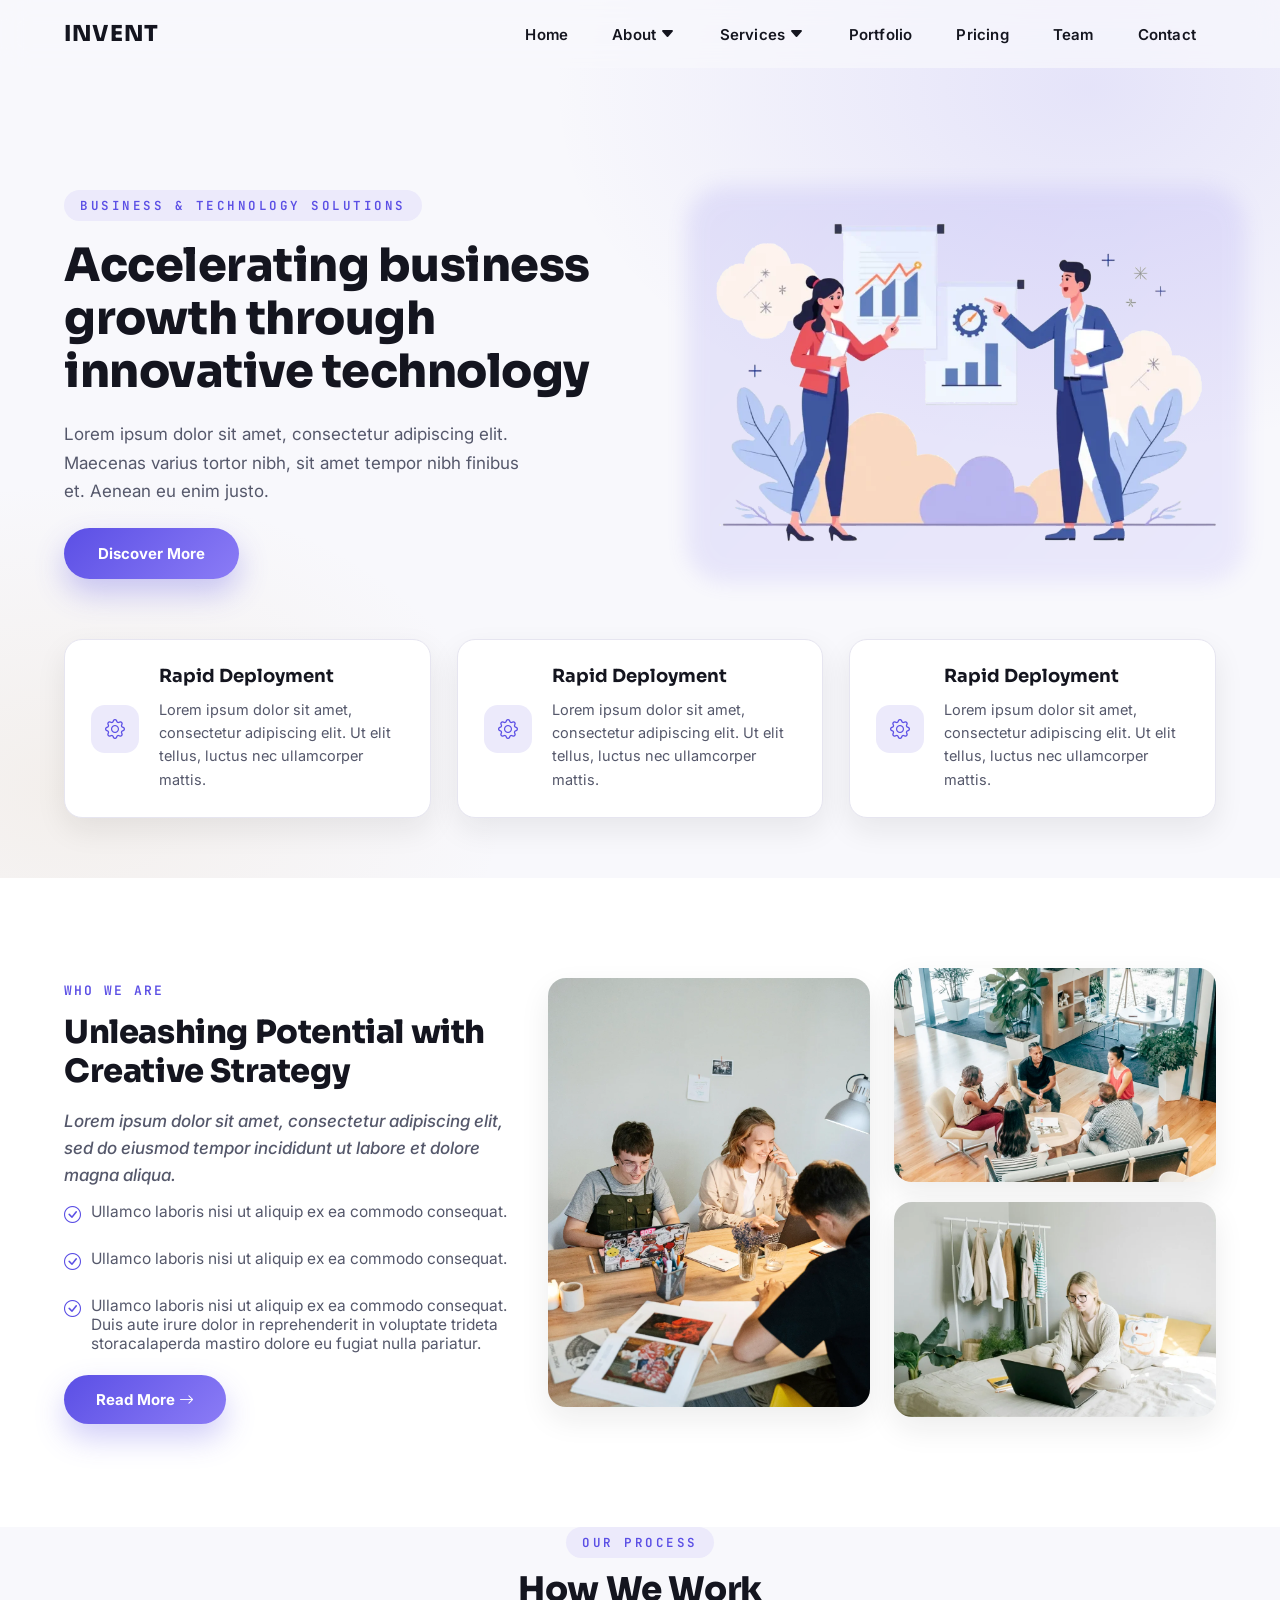
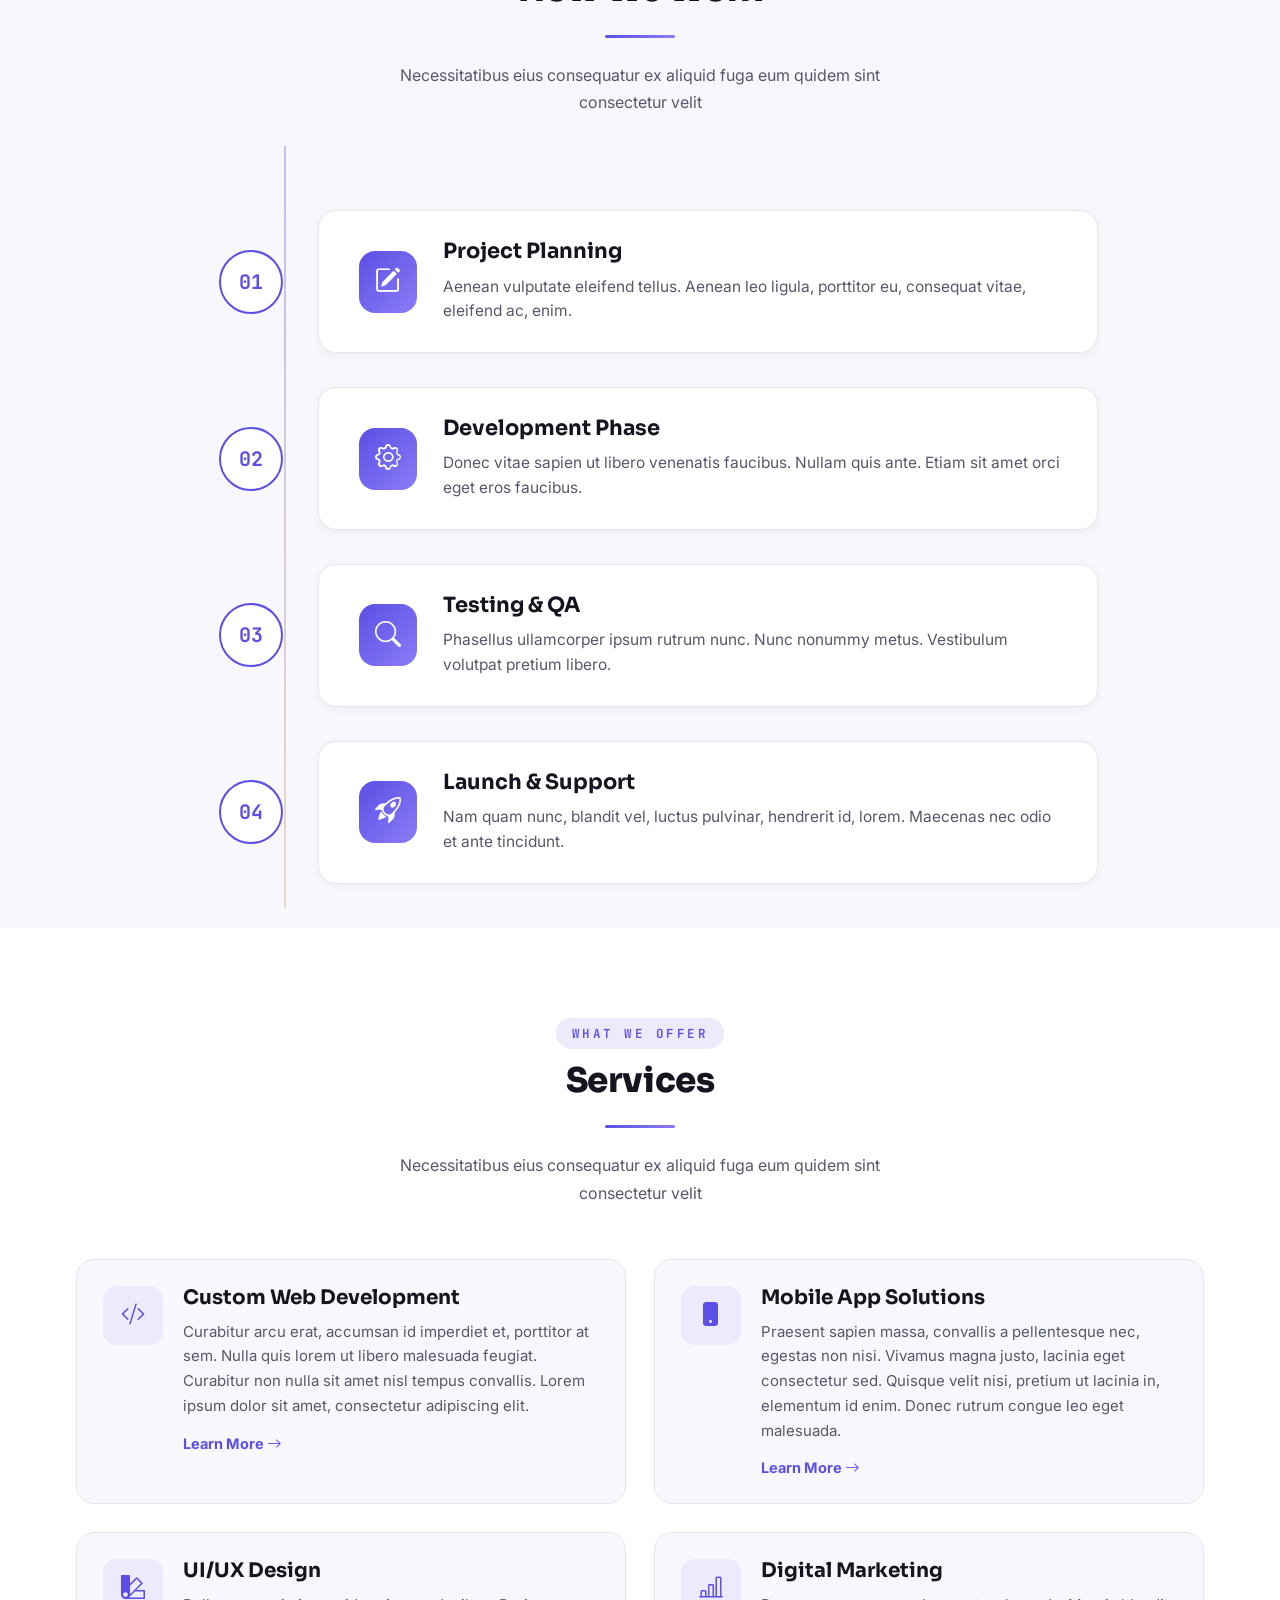
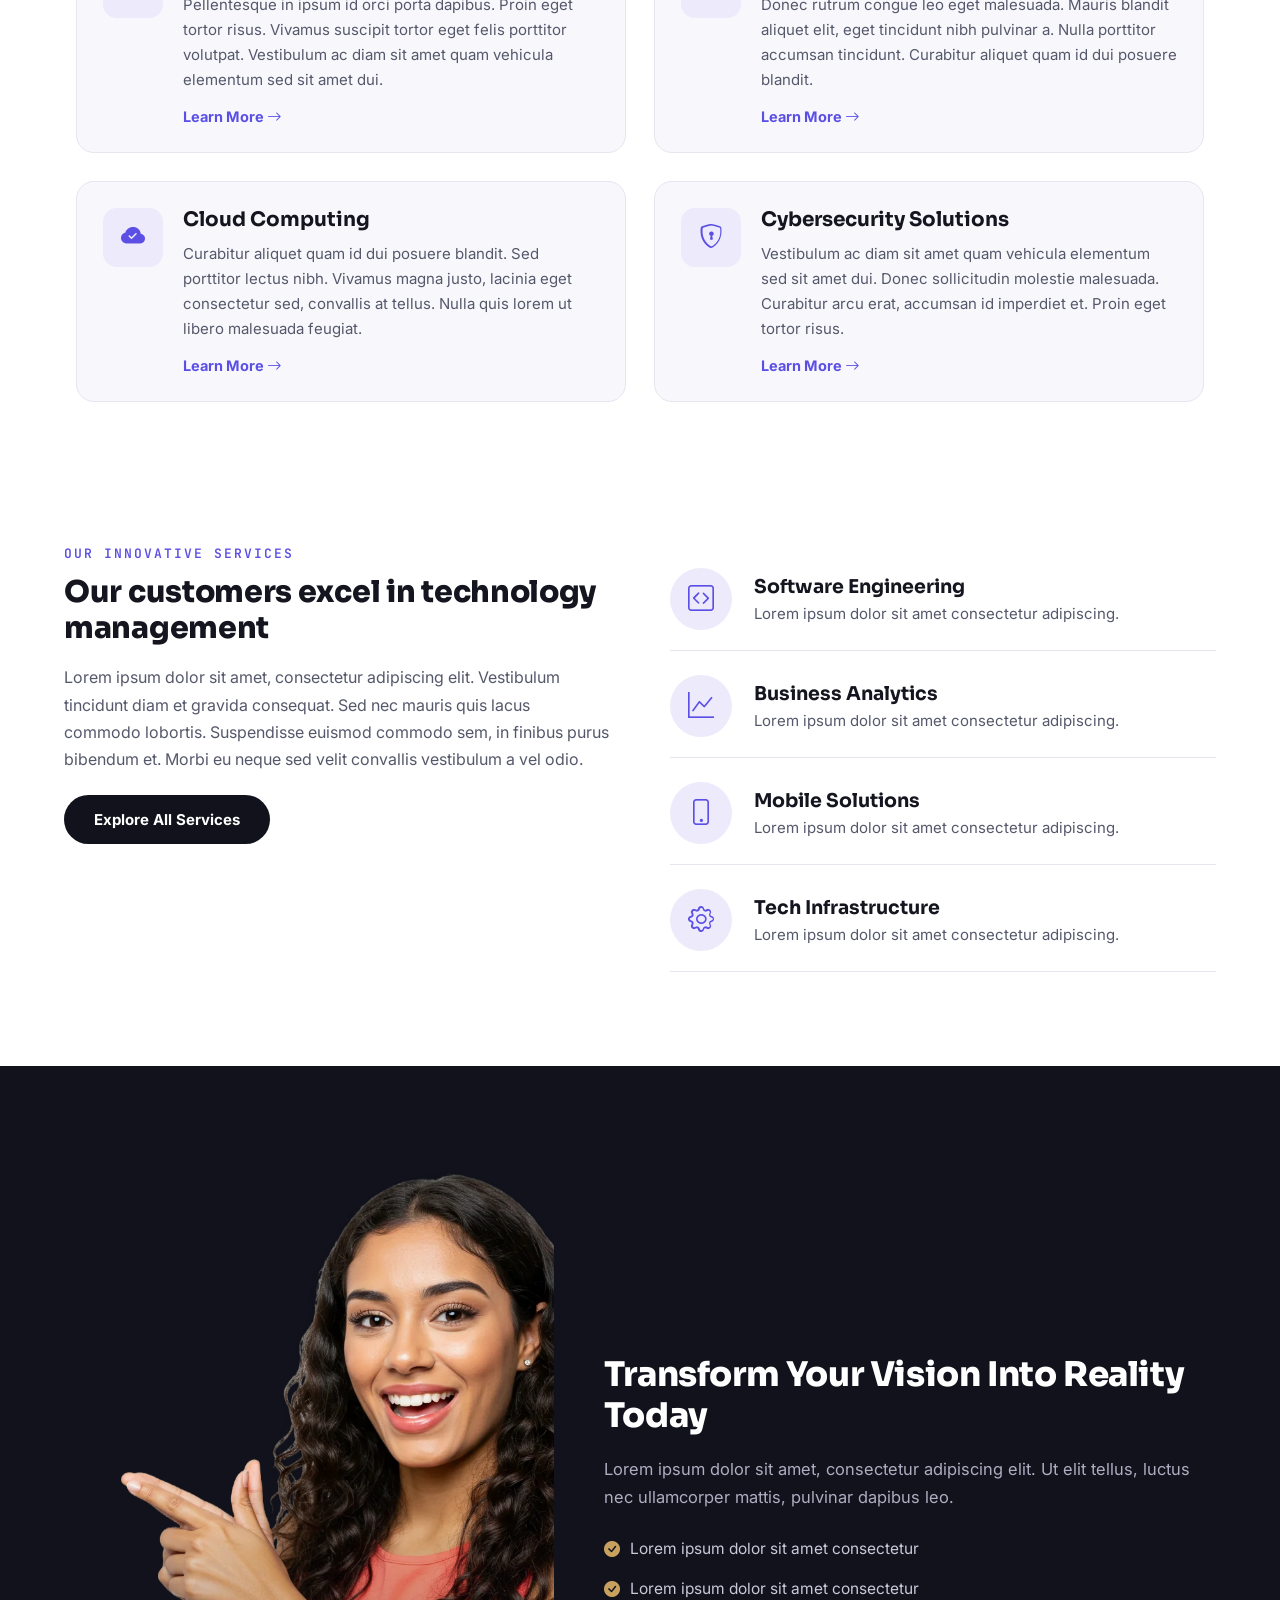
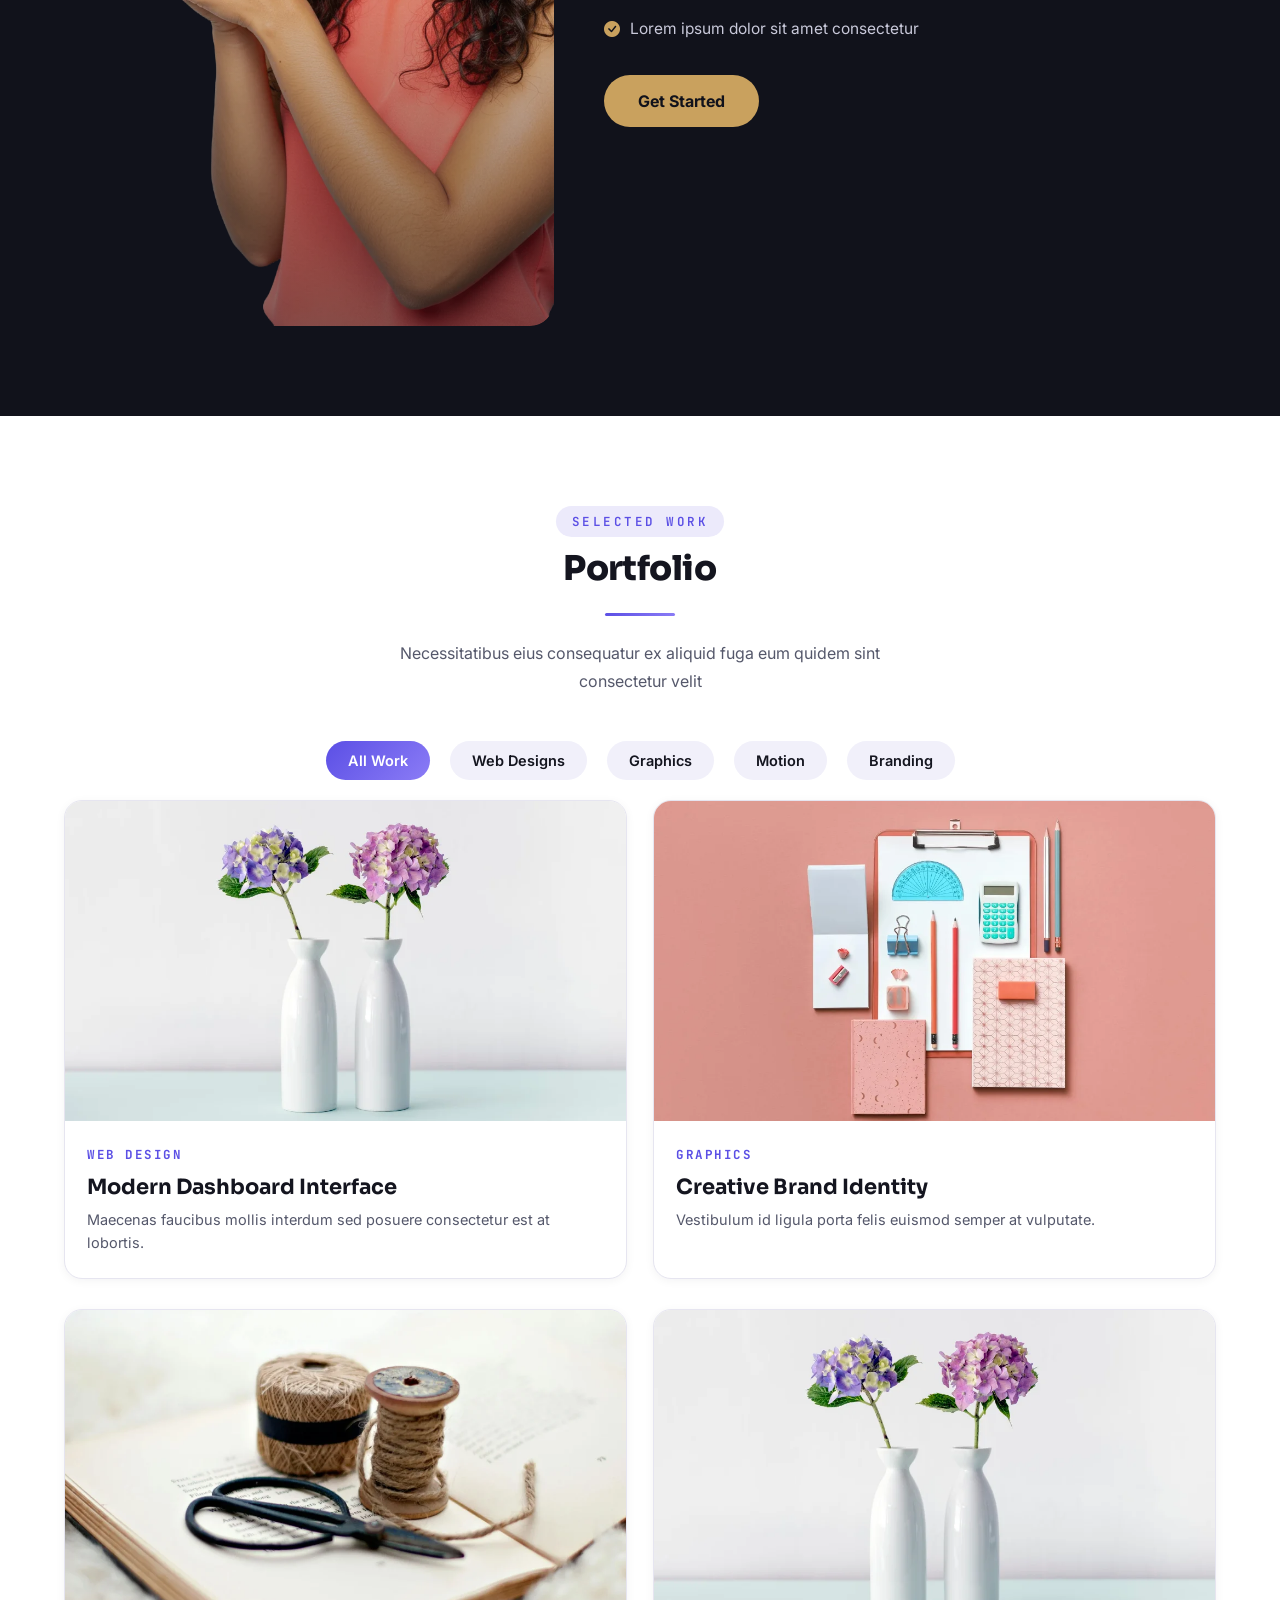
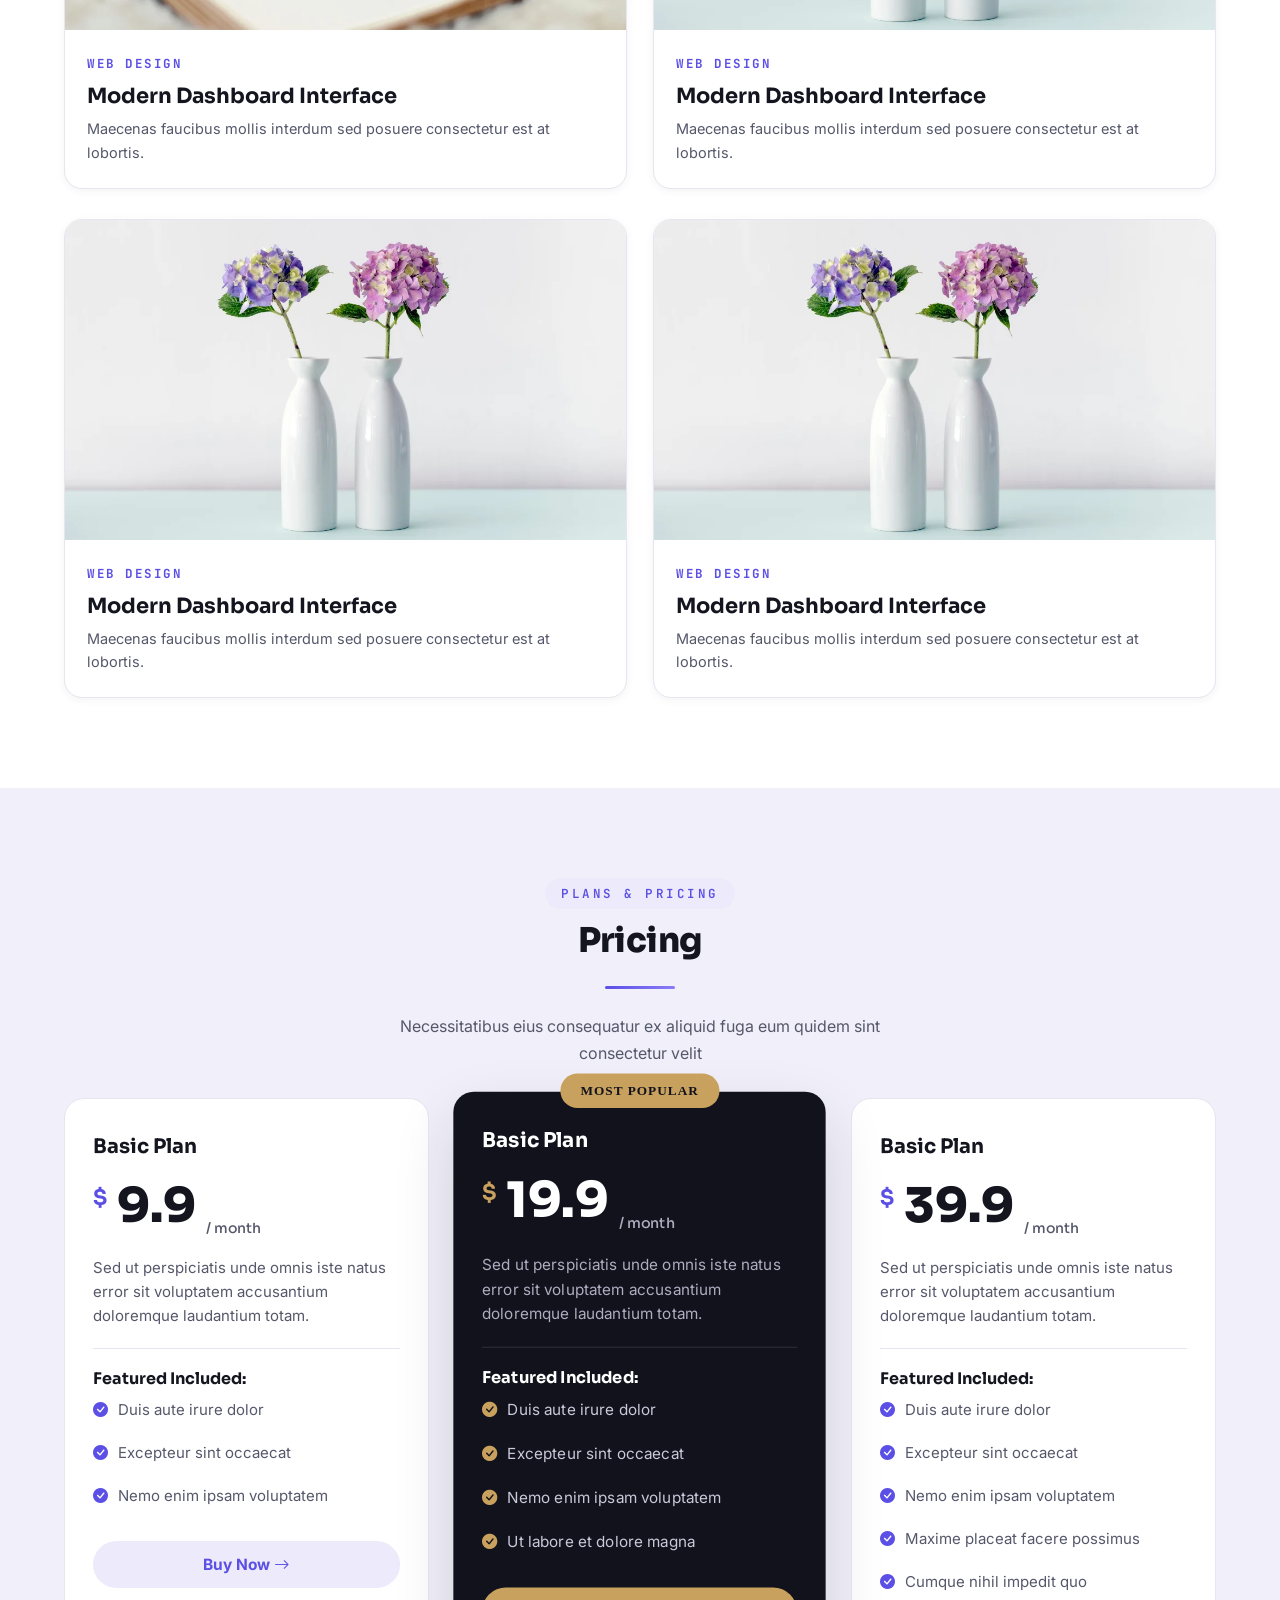
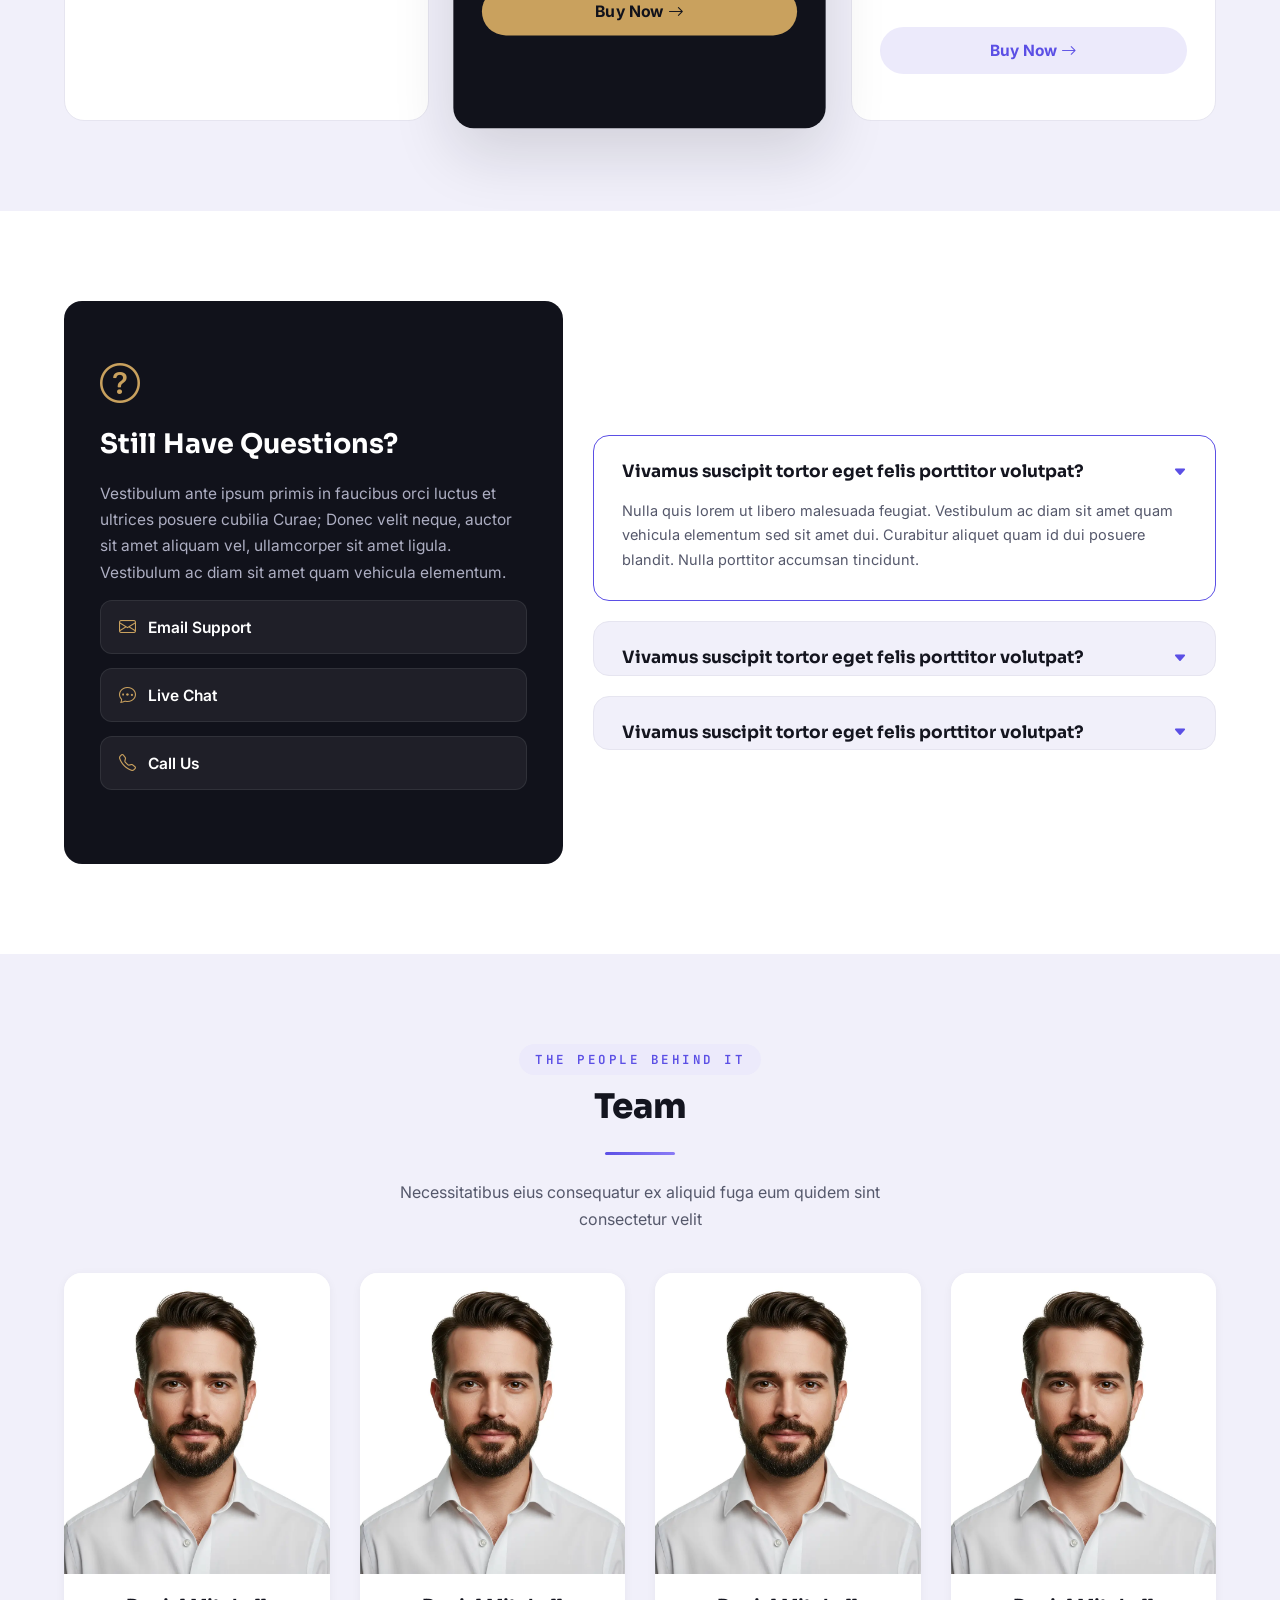
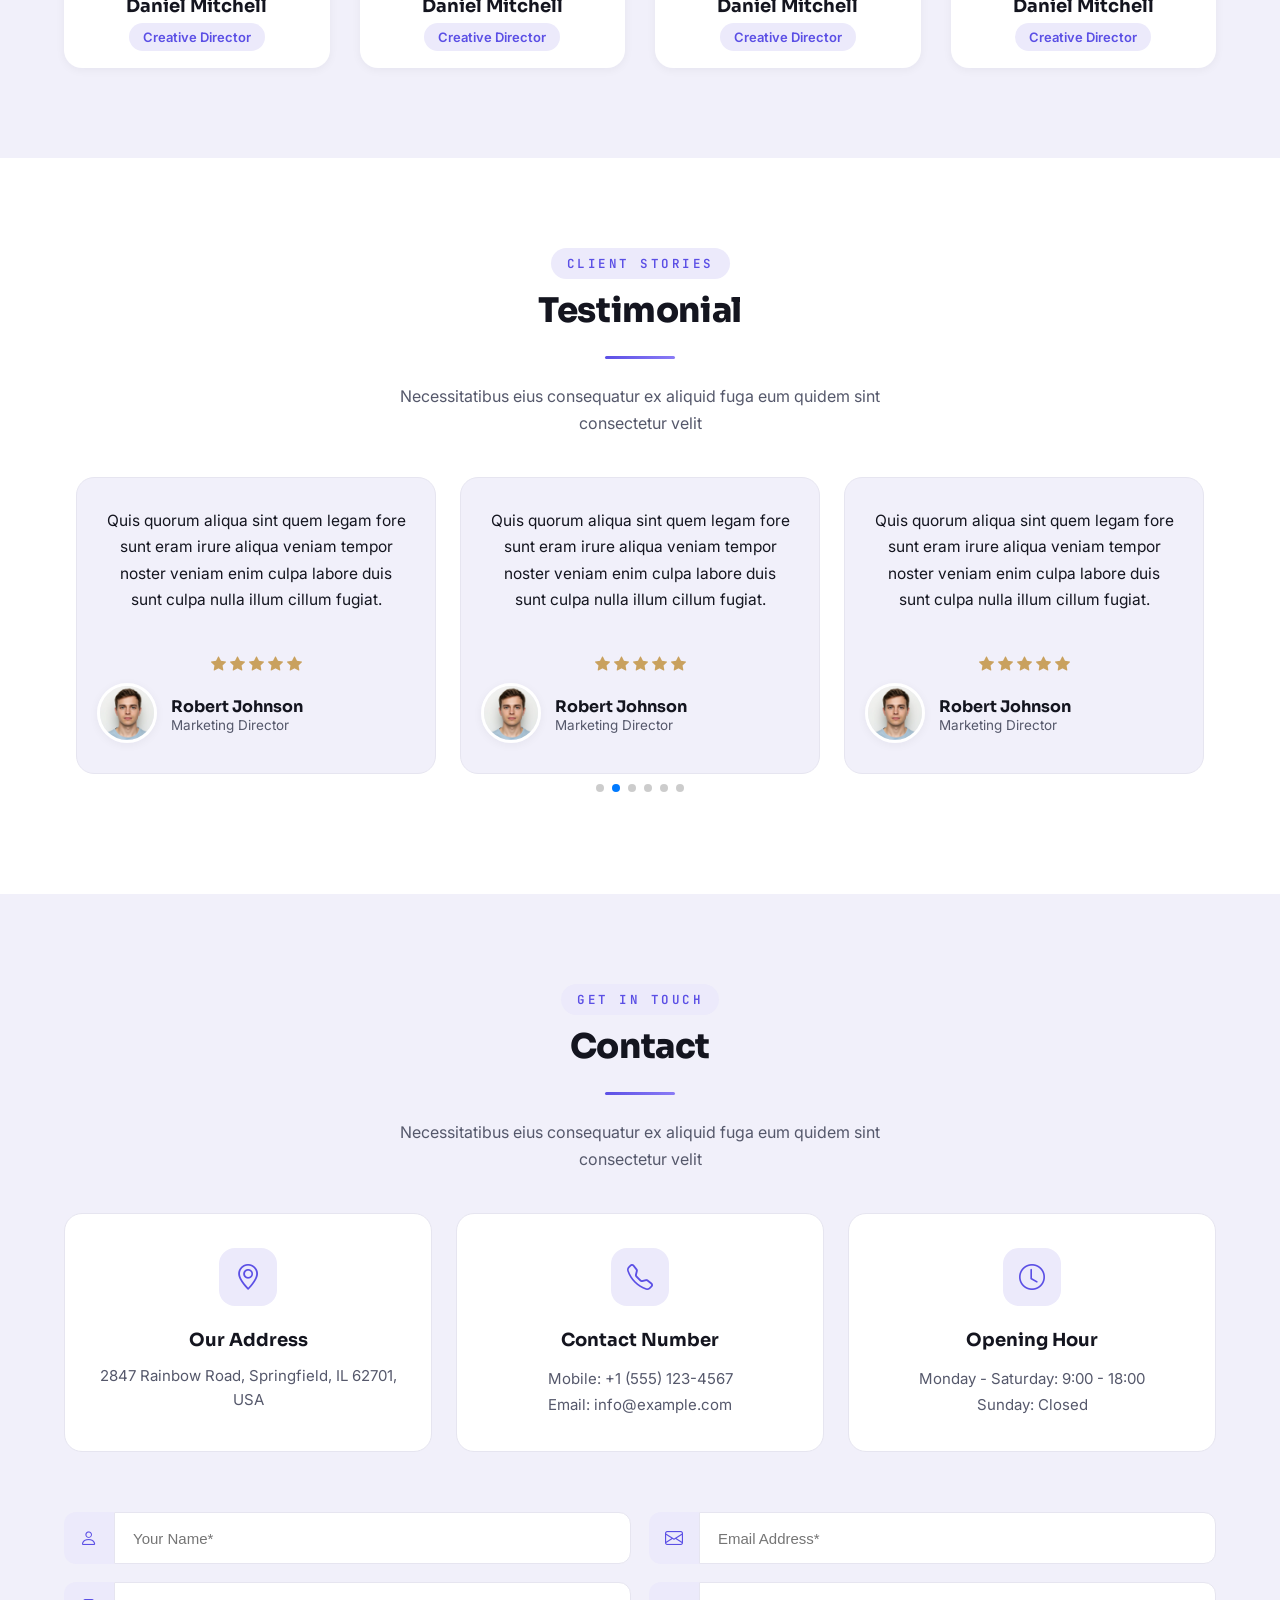
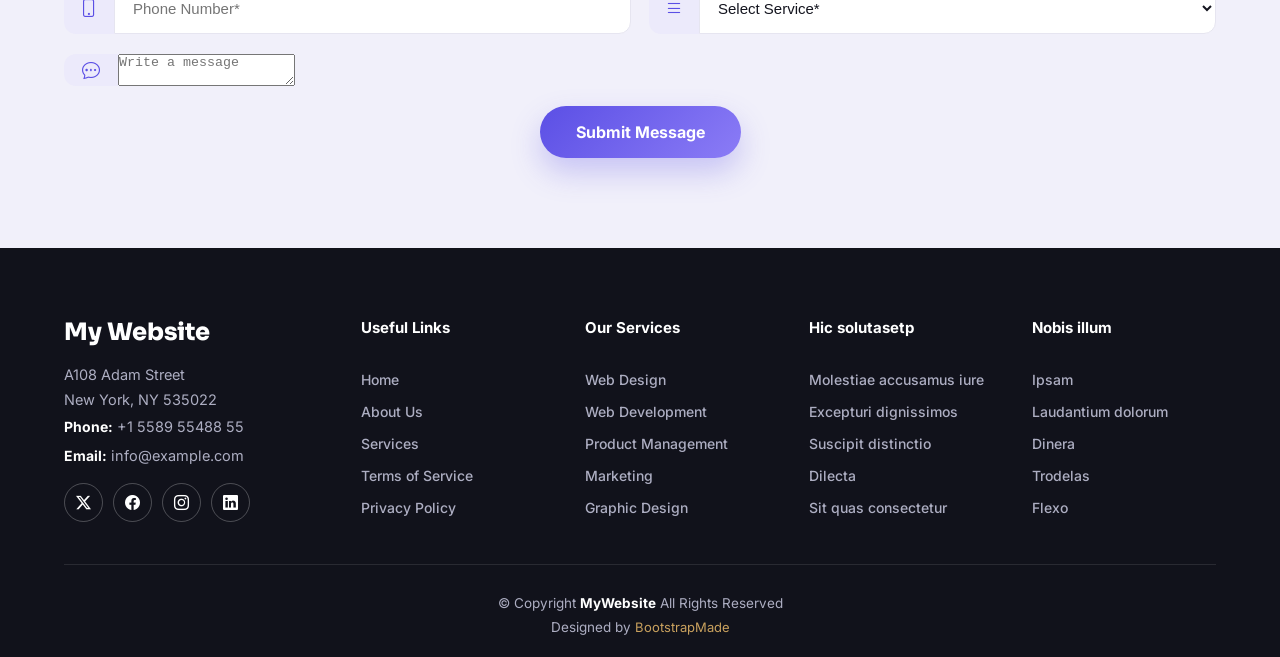
<file: Invent-HTML---CSS-main/index.html>
<!DOCTYPE html>
<html lang="en">
<head>
    <meta charset="UTF-8">
    <meta name="viewport" content="width=device-width, initial-scale=1.0">
    <title>Invent HTML & CSS</title>
    <link rel="stylesheet" href="./css/style.css">
    <link rel="stylesheet" href="https://cdn.jsdelivr.net/npm/bootstrap-icons@1.11.3/font/bootstrap-icons.css">

    <!-- Link Swiper Css  -->
     <link rel="stylesheet" href="https://cdn.jsdelivr.net/npm/swiper@11/swiper-bundle.min.css">
</head>
<body>
    <!-- start header section  -->
     <header>
        <div class="header-container">
        <a href="#" class="logo">INVENT</a>
         <div class="menu-toggle" id="menu-toggle">
            <span></span>
            <span></span>
            <span></span>
        </div>
        <nav id="navbar">
            <ul>
                <li><a href="#">Home </a></li>
                <li class="dropdown">
                    <a href="#" class="dropdown-toggle">About <i class="bi bi-caret-down-fill"></i></a>
                <ul class="dropdown-menu">
                <li><a href="#">Our Founder</a></li>
                <li><a href="#">Our Mission</a></li>
                </ul>
                </li>
                <li class="dropdown">
                    <a href="#" class="dropdown-toggle">Services <i class="bi bi-caret-down-fill"></i></a>
                <ul class="dropdown-menu">
                <li><a href="#">Development</a></li>
                <li><a href="#">Marketing</a></li>
                <li><a href="#">Design</a></li>
                <li><a href="#">Graphics</a></li>
                </ul>
                </li>
                <li><a href="#">Portfolio</a></li>
                <li><a href="#">Pricing</a></li>
                <li><a href="#">Team</a></li>
                <li><a href="#">Contact</a></li>
            </ul>
        </nav>
        </div>
     </header>
     <!-- end header section  -->

     <!-- start hero section  -->

     <section id="hero">
        <div class="hero-container">
            <div class="hero-content">
            <span class="eyebrow">Business &amp; Technology Solutions</span>
            <h1>Accelerating business growth through innovative technology</h1>
            <p>Lorem ipsum dolor sit amet, consectetur adipiscing elit. Maecenas varius tortor nibh, sit amet tempor nibh finibus et. Aenean eu enim justo.</p>
            <a href="#"><button>Discover More</button></a>
            </div>
            <div class="hero-image">
                <img src="./images/illustration-16.webp" alt="">
            </div>
        </div>
        <div class="hero-information">
            <div class="hero-box">
                <div class="hero-icon">
                    <i class="bi bi-gear"></i>
                </div>
                <div class="hero-box-content">
                    <h2>Rapid Deployment</h2>
                    <p>Lorem ipsum dolor sit amet, consectetur adipiscing elit. Ut elit tellus, luctus nec ullamcorper mattis.</p>
                </div>
            </div>
            <div class="hero-box">
                <div class="hero-icon">
                    <i class="bi bi-gear"></i>
                </div>
                <div class="hero-box-content">
                    <h2>Rapid Deployment</h2>
                    <p>Lorem ipsum dolor sit amet, consectetur adipiscing elit. Ut elit tellus, luctus nec ullamcorper mattis.</p>
                </div>
            </div>
            <div class="hero-box">
                <div class="hero-icon">
                    <i class="bi bi-gear"></i>
                </div>
                <div class="hero-box-content">
                    <h2>Rapid Deployment</h2>
                    <p>Lorem ipsum dolor sit amet, consectetur adipiscing elit. Ut elit tellus, luctus nec ullamcorper mattis.</p>
                </div>
            </div>
        </div>
     </section>

     <!-- end hero section  -->

     <!-- start why us section  -->
      <section id="who-we-are">
        <div class="who-we-container">
            <div class="who-we-content">
                <span>Who We Are</span>
                <h2>Unleashing Potential with Creative Strategy</h2>
                <p><i>Lorem ipsum dolor sit amet, consectetur adipiscing elit, sed do eiusmod tempor incididunt ut labore et dolore magna aliqua.</i></p>
                <ul>
                    <li><i class="bi bi-check-circle"></i> Ullamco laboris nisi ut aliquip ex ea commodo consequat.</li>
                    <li><i class="bi bi-check-circle"></i> Ullamco laboris nisi ut aliquip ex ea commodo consequat.</li>
                    <li><i class="bi bi-check-circle"></i> Ullamco laboris nisi ut aliquip ex ea commodo consequat. Duis aute irure dolor in reprehenderit in voluptate trideta storacalaperda mastiro dolore eu fugiat nulla pariatur.</li>
                </ul>
                <a href="#"><button>Read More <i class="bi bi-arrow-right"></i></button></a>
            </div>
            <div class="who-we-image">
                <img src="./images/about-portrait-1.webp" alt="">
                </div>
                <div class="who-we-image-container">
                <div class="who-we-image">
                <img src="./images/about-8.webp" alt="">
                </div>
                <div class="who-we-image">
                <img src="./images/about-12.webp" alt="">
                </div>
                </div>
            </div>
        </div>
      </section>

      <!-- End why us section  -->

      <!-- Start how we work section  -->

      <section id="how-we-work">
        <div class="section-content">
            <span class="eyebrow">Our Process</span>
            <h2>How We Work</h2>
            <div class="line"></div>
            <p>Necessitatibus eius consequatur ex aliquid fuga eum quidem sint consectetur velit</p>
        </div>
        <div class="how-we-container">
            <div class="work-details">
            <div class="how-we-box">
                <span>01</span>
                <div class="how-we-icon">
                    <i class="bi bi-pencil-square"></i>
                </div>
                <div class="how-we-info">
                    <h2>Project Planning</h2>
                    <p>Aenean vulputate eleifend tellus. Aenean leo ligula, porttitor eu, consequat vitae, eleifend ac, enim.</p>
                </div>
                </div>
            </div>
            <div class="work-details">
            <div class="how-we-box">
                <span>02</span>
                <div class="how-we-icon">
                    <i class="bi bi-gear"></i>
                </div>
                <div class="how-we-info">
                    <h2>Development Phase</h2>
                    <p>Donec vitae sapien ut libero venenatis faucibus. Nullam quis ante. Etiam sit amet orci eget eros faucibus.</p>
                </div>
                </div>
            </div>
            <div class="work-details">
            <div class="how-we-box">
                <span>03</span>
                <div class="how-we-icon">
                    <i class="bi bi-search"></i>
                </div>
                <div class="how-we-info">
                    <h2>Testing & QA</h2>
                    <p>Phasellus ullamcorper ipsum rutrum nunc. Nunc nonummy metus. Vestibulum volutpat pretium libero.</p>
                </div>
                </div>
            </div>
            <div class="work-details">
            <div class="how-we-box">
                <span>04</span>
                <div class="how-we-icon">
                    <i class="bi bi-rocket-takeoff"></i>
                </div>
                <div class="how-we-info">
                    <h2>Launch & Support</h2>
                    <p>Nam quam nunc, blandit vel, luctus pulvinar, hendrerit id, lorem. Maecenas nec odio et ante tincidunt.</p>
                </div>
                </div>
            </div>
        </div>
      </section>
      <!-- End how we work section  -->

      <!-- Start services section  -->
       <section id="services">
        <div class="section-content">
            <span class="eyebrow">What We Offer</span>
            <h2>Services</h2>
            <div class="line"></div>
            <p>Necessitatibus eius consequatur ex aliquid fuga eum quidem sint consectetur velit</p>
        </div>
        <div class="service-container">
            <div class="service-info">
            <div class="service-box">
                <div class="service-icon">
                    <i class="bi bi-code-slash"></i>
                </div>
                <div class="service-content">
                    <h3>Custom Web Development</h3>
                    <p>Curabitur arcu erat, accumsan id imperdiet et, porttitor at sem. Nulla quis lorem ut libero malesuada feugiat. Curabitur non nulla sit amet nisl tempus convallis. Lorem ipsum dolor sit amet, consectetur adipiscing elit.</p>
                    <a href="#"><button>Learn More <i class="bi bi-arrow-right"></i></button></a>
                </div>
            </div>
            </div>
            <div class="service-info">
            <div class="service-box">
                <div class="service-icon">
                    <i class="bi bi-phone-fill"></i>
                </div>
                <div class="service-content">
                    <h3>Mobile App Solutions</h3>
                    <p>Praesent sapien massa, convallis a pellentesque nec, egestas non nisi. Vivamus magna justo, lacinia eget consectetur sed. Quisque velit nisi, pretium ut lacinia in, elementum id enim. Donec rutrum congue leo eget malesuada.</p>
                    <a href="#"><button>Learn More <i class="bi bi-arrow-right"></i></button></a>
                </div>
            </div>
            </div>
            <div class="service-info">
            <div class="service-box">
                <div class="service-icon">
                    <i class="bi bi-palette2"></i>
                </div>
                <div class="service-content">
                    <h3>UI/UX Design</h3>
                    <p>Pellentesque in ipsum id orci porta dapibus. Proin eget tortor risus. Vivamus suscipit tortor eget felis porttitor volutpat. Vestibulum ac diam sit amet quam vehicula elementum sed sit amet dui.</p>
                    <a href="#"><button>Learn More <i class="bi bi-arrow-right"></i></button></a>
                </div>
            </div>
            </div>
            <div class="service-info">
            <div class="service-box">
                <div class="service-icon">
                    <i class="bi bi-bar-chart-line"></i>
                </div>
                <div class="service-content">
                    <h3>Digital Marketing</h3>
                    <p>Donec rutrum congue leo eget malesuada. Mauris blandit aliquet elit, eget tincidunt nibh pulvinar a. Nulla porttitor accumsan tincidunt. Curabitur aliquet quam id dui posuere blandit.</p>
                    <a href="#"><button>Learn More <i class="bi bi-arrow-right"></i></button></a>
                </div>
            </div>
            </div>
             <div class="service-info">
            <div class="service-box">
                <div class="service-icon">
                   <i class="bi bi-cloud-check-fill"></i>
                </div>
                <div class="service-content">
                    <h3>Cloud Computing</h3>
                    <p>Curabitur aliquet quam id dui posuere blandit. Sed porttitor lectus nibh. Vivamus magna justo, lacinia eget consectetur sed, convallis at tellus. Nulla quis lorem ut libero malesuada feugiat.</p>
                    <a href="#"><button>Learn More <i class="bi bi-arrow-right"></i></button></a>
                </div>
            </div>
            </div>
            <div class="service-info">
            <div class="service-box">
                <div class="service-icon">
                    <i class="bi bi-shield-lock"></i>
                </div>
                <div class="service-content">
                    <h3>Cybersecurity Solutions</h3>
                    <p>Vestibulum ac diam sit amet quam vehicula elementum sed sit amet dui. Donec sollicitudin molestie malesuada. Curabitur arcu erat, accumsan id imperdiet et. Proin eget tortor risus.</p>
                    <a href="#"><button>Learn More <i class="bi bi-arrow-right"></i></button></a>
                </div>
            </div>
            </div>
        </div>
       </section>
       <!-- End services section  -->

       <!-- Start Our Services Section  -->

       <section id="our-services">
        <div class="our-serve-container">
            <div class="serve-content">
            <span>Our innovative services</span>
            <h2>Our customers excel in technology management</h2>
            <p>Lorem ipsum dolor sit amet, consectetur adipiscing elit. Vestibulum tincidunt diam et gravida consequat. Sed nec mauris quis lacus commodo lobortis. Suspendisse euismod commodo sem, in finibus purus bibendum et. Morbi eu neque sed velit convallis vestibulum a vel odio.</p>
            <a href="#"><button>Explore All Services</button></a>
            </div>
            <div class="serve-box">
            <div class="serve-info">
                <div class="serve-icon">
                    <i class="bi bi-code-square"></i>
                </div>
                <div class="serve-description">
                    <h3>Software Engineering</h3>
                    <p>Lorem ipsum dolor sit amet consectetur adipiscing.</p>
                </div>
            </div>
            <div class="serve-info">
                <div class="serve-icon">
                    <i class="bi bi-graph-up"></i>
                </div>
                <div class="serve-description">
                    <h3>Business Analytics</h3>
                    <p>Lorem ipsum dolor sit amet consectetur adipiscing.</p>
                </div>
            </div>
            <div class="serve-info">
                <div class="serve-icon">
                    <i class="bi bi-phone"></i>
                </div>
                <div class="serve-description">
                    <h3>Mobile Solutions</h3>
                    <p>Lorem ipsum dolor sit amet consectetur adipiscing.</p>
                </div>
            </div>
            <div class="serve-info">
                <div class="serve-icon">
                    <i class="bi bi-gear"></i>
                </div>
                <div class="serve-description">
                    <h3>Tech Infrastructure</h3>
                    <p>Lorem ipsum dolor sit amet consectetur adipiscing.</p>
                </div>
            </div>
            </div>
        </div>
       </section>
       <!-- End Our Services Section  -->

       <!-- Start Vision Section  -->

       <section id="vision">
        <div class="vision-container">
            <div class="vision-image">
                <img src="./images/cta-4.webp" alt="">
            </div>
            <div class="vision-content">
                <h2>Transform Your Vision Into Reality Today</h2>
                <p>Lorem ipsum dolor sit amet, consectetur adipiscing elit. Ut elit tellus, luctus nec ullamcorper mattis, pulvinar dapibus leo.</p>
                <ul>
                    <li><i class="bi bi-check-circle-fill"></i> Lorem ipsum dolor sit amet consectetur</li>
                    <li><i class="bi bi-check-circle-fill"></i> Lorem ipsum dolor sit amet consectetur</li>
                    <li><i class="bi bi-check-circle-fill"></i> Lorem ipsum dolor sit amet consectetur</li>
                </ul>
                <div class="vision-btn">
                        <button class="btn-1">Get Started</button>
                    </div>
                    <div id="modal">
                        <div class="modal-content">
                             <span class="close">&times;</span>
                            <div class="form-control">
                               <div class="form-label">
                                <label for="firstname"></label>
                                <input  type="text" id="firstname" placeholder="First Name*" required>
                            </div>
                            <div class="form-label">
                                <label for="lastname"></label>
                                <input  type="text" id="lastname" placeholder="Last Name*" required>
                            </div>
                                <div class="form-label">
                                <label for="mail"></label>
                                <input  type="email" id="mail" placeholder="Email Address*" required>
                            </div>
                                <div class="form-label">
                                <label for="tel"></label>
                                <input  type="tel" id="tel" placeholder="Phone Number*" required>
                            </div>
                            <div class="form-inline-modal">
                            <input type="submit" id="submit">
                            </div>
                        </div>
                    </div>
            </div>
        </div>
       </section>

       <!-- End vision section  -->

       <!-- Start Portfolio Section  -->

       <section id="portfolio">
        <div class="section-content">
            <span class="eyebrow">Selected Work</span>
            <h2>Portfolio</h2>
            <div class="line"></div>
            <p>Necessitatibus eius consequatur ex aliquid fuga eum quidem sint consectetur velit</p>
        </div>
        <div class="portfolio-nav">
            <ul>
                <li class="portfolio-active">All Work</li>
                <li>Web Designs</li>
                <li>Graphics</li>
                <li>Motion</li>
                <li>Branding</li>
            </ul>
        </div>
        <div class="portfolio-container">
            <div class="portfolio-box">
                <div class="portfolio-image">
            <img src="./images/portfolio-10.webp" alt="">
            </div>
            <div class="portfolio-details">
                <span>Web Design</span>
                <h3>Modern Dashboard Interface</h3>
                <p>Maecenas faucibus mollis interdum sed posuere consectetur est at lobortis.</p>
            </div>
            </div>
            <div class="portfolio-box">
                <div class="portfolio-image">
            <img src="./images/portfolio-4.webp" alt="">
            </div>
            <div class="portfolio-details">
                <span>GRAPHICS</span>
                <h3>Creative Brand Identity</h3>
                <p>Vestibulum id ligula porta felis euismod semper at vulputate.</p>
            </div>
            </div>
            <div class="portfolio-box">
                <div class="portfolio-image">
            <img src="./images/portfolio-7.webp" alt="">
            </div>
            <div class="portfolio-details">
                <span>Web Design</span>
                <h3>Modern Dashboard Interface</h3>
                <p>Maecenas faucibus mollis interdum sed posuere consectetur est at lobortis.</p>
            </div>
            </div>
            <div class="portfolio-box">
                <div class="portfolio-image">
            <img src="./images/portfolio-10.webp" alt="">
            </div>
            <div class="portfolio-details">
                <span>Web Design</span>
                <h3>Modern Dashboard Interface</h3>
                <p>Maecenas faucibus mollis interdum sed posuere consectetur est at lobortis.</p>
            </div>
            </div>
            <div class="portfolio-box">
                <div class="portfolio-image">
            <img src="./images/portfolio-10.webp" alt="">
            </div>
            <div class="portfolio-details">
                <span>Web Design</span>
                <h3>Modern Dashboard Interface</h3>
                <p>Maecenas faucibus mollis interdum sed posuere consectetur est at lobortis.</p>
            </div>
            </div>
            <div class="portfolio-box">
                <div class="portfolio-image">
            <img src="./images/portfolio-10.webp" alt="">
            </div>
            <div class="portfolio-details">
                <span>Web Design</span>
                <h3>Modern Dashboard Interface</h3>
                <p>Maecenas faucibus mollis interdum sed posuere consectetur est at lobortis.</p>
            </div>
            </div>
        </div>
       </section>

       <!-- End portfolio section  -->

       <!-- Start Pricing Section  -->

       <section id="pricing">
        <div class="section-content">
            <span class="eyebrow">Plans &amp; Pricing</span>
            <h2>Pricing</h2>
            <div class="line"></div>
            <p>Necessitatibus eius consequatur ex aliquid fuga eum quidem sint consectetur velit</p>
        </div>
        <div class="pricing-container">
            <div class="pricing-box">
                <h3>Basic Plan</h3>
                <span><sup>$</sup> 9.9 <sub class="month">/ month</sub></span>
                <p>Sed ut perspiciatis unde omnis iste natus error sit voluptatem accusantium doloremque laudantium totam.</p>
                <h4>Featured Included:</h4>
                <ul>
                    <li><i class="bi bi-check-circle-fill"></i> Duis aute irure dolor</li>
                    <li><i class="bi bi-check-circle-fill"></i> Excepteur sint occaecat</li>
                    <li><i class="bi bi-check-circle-fill"></i> Nemo enim ipsam voluptatem</li>
                </ul>
                <a href="#"><button>Buy Now <i class="bi bi-arrow-right"></i></button></a>
            </div>
            <div class="pricing-box-2">
                <div class="popular-badge">Most Popular</div>
                <h3>Basic Plan</h3>
                <span><sup>$</sup> 19.9 <sub class="popular-month">/ month</sub></span>
                <p>Sed ut perspiciatis unde omnis iste natus error sit voluptatem accusantium doloremque laudantium totam.</p>
                <h4>Featured Included:</h4>
                <ul>
                    <li><i class="bi bi-check-circle-fill"></i> Duis aute irure dolor</li>
                    <li><i class="bi bi-check-circle-fill"></i> Excepteur sint occaecat</li>
                    <li><i class="bi bi-check-circle-fill"></i> Nemo enim ipsam voluptatem</li>
                    <li><i class="bi bi-check-circle-fill"></i> Ut labore et dolore magna</li>
                </ul>
                <a href="#"><button>Buy Now <i class="bi bi-arrow-right"></i></button></a>
            </div>
            <div class="pricing-box">
                <h3>Basic Plan</h3>
                <span><sup>$</sup> 39.9 <sub class="month">/ month</sub></span>
                <p>Sed ut perspiciatis unde omnis iste natus error sit voluptatem accusantium doloremque laudantium totam.</p>
                <h4>Featured Included:</h4>
                <ul>
                    <li><i class="bi bi-check-circle-fill"></i> Duis aute irure dolor</li>
                    <li><i class="bi bi-check-circle-fill"></i> Excepteur sint occaecat</li>
                    <li><i class="bi bi-check-circle-fill"></i> Nemo enim ipsam voluptatem</li>
                    <li><i class="bi bi-check-circle-fill"></i> Maxime placeat facere possimus</li>
                    <li><i class="bi bi-check-circle-fill"></i> Cumque nihil impedit quo</li>
                </ul>
                <a href="#"><button>Buy Now <i class="bi bi-arrow-right"></i></button></a>
            </div>
        </div>
       </section>

       <!-- End pricing section  -->

       <!-- Start FAQ Section  -->

       <section id="faq">
        <div class="faq-container">
                <div class="faq-details">
                    <i class="bi bi-question-circle"></i>
                <h2>Still Have Questions?</h2>
                <p>Vestibulum ante ipsum primis in faucibus orci luctus et ultrices posuere cubilia Curae; Donec velit neque, auctor sit amet aliquam vel, ullamcorper sit amet ligula. Vestibulum ac diam sit amet quam vehicula elementum.</p>
                <div class="contact-option">
                    <a href="#">
                        <i class="bi bi-envelope"></i>
                        <span>Email Support</span>
                    </a>
                </div>
                <div class="contact-option">
                    <a href="#">
                        <i class="bi bi-chat-dots"></i>
                        <span>Live Chat</span>
                    </a>
                </div>
                <div class="contact-option">
                    <a href="#">
                        <i class="bi bi-telephone"></i>
                        <span>Call Us</span>
                    </a>
                </div>   
            </div>
            <div class="faq-info">
                <div class="faq-box">
                <div class="faq-questions">
                <h3>Vivamus suscipit tortor eget felis porttitor volutpat? <i class="bi bi-caret-down-fill"></i></h3>
                </div>
                <div class="faq-ans">
                <p>Nulla quis lorem ut libero malesuada feugiat. Vestibulum ac diam sit amet quam vehicula elementum sed sit amet dui. Curabitur aliquet quam id dui posuere blandit. Nulla porttitor accumsan tincidunt.</p>
                </div>
                </div>
                <div class="faq-box">
                <div class="faq-questions">
                <h3>Vivamus suscipit tortor eget felis porttitor volutpat? <i class="bi bi-caret-down-fill"></i></h3>
                </div>
                <div class="faq-ans">
                <p>Nulla quis lorem ut libero malesuada feugiat. Vestibulum ac diam sit amet quam vehicula elementum sed sit amet dui. Curabitur aliquet quam id dui posuere blandit. Nulla porttitor accumsan tincidunt.</p>
                </div>
                </div>
                <div class="faq-box">
                <div class="faq-questions">
                <h3>Vivamus suscipit tortor eget felis porttitor volutpat? <i class="bi bi-caret-down-fill"></i></h3>
                </div>
                <div class="faq-ans">
                <p>Nulla quis lorem ut libero malesuada feugiat. Vestibulum ac diam sit amet quam vehicula elementum sed sit amet dui. Curabitur aliquet quam id dui posuere blandit. Nulla porttitor accumsan tincidunt.</p>
                </div>
                </div>
                </div>
       </div>
       </section>
       <!-- End Faq Section  -->

       <!-- Start Team Section  -->

       <section id="team">
        <div class="section-content">
            <span class="eyebrow">The People Behind It</span>
            <h2>Team</h2>
            <div class="line"></div>
            <p>Necessitatibus eius consequatur ex aliquid fuga eum quidem sint consectetur velit</p>
        </div>
        <div class="team-container">
            <div class="team-box">
                <div class="team-image">
                    <img src="./images/person-m-1.webp" alt="">
                    <div class="team-overlay">
                    <p>Lorem ipsum dolor sit amet, consectetur adipiscing elit. Nulla quam velit, vulputate eu pharetra nec, mattis ac neque.</p>
                    <div class="team-social">
                    <ul>
                        <li><i class="bi bi-twitter-x"></i></li>
                        <li><i class="bi bi-facebook"></i></li>
                        <li><i class="bi bi-instagram"></i></li>
                        <li><i class="bi bi-linkedin"></i></li>
                    </ul>
                    </div>
                </div>
                </div>
                <div class="team-detail">
                    <h3>Daniel Mitchell</h3>
                    <span>Creative Director</span>
                </div>
            </div>
            <div class="team-box">
                <div class="team-image">
                    <img src="./images/person-m-1.webp" alt="">
                    <div class="team-overlay">
                    <p>Lorem ipsum dolor sit amet, consectetur adipiscing elit. Nulla quam velit, vulputate eu pharetra nec, mattis ac neque.</p>
                    <div class="team-social">
                    <ul>
                        <li><i class="bi bi-twitter-x"></i></li>
                        <li><i class="bi bi-facebook"></i></li>
                        <li><i class="bi bi-instagram"></i></li>
                        <li><i class="bi bi-linkedin"></i></li>
                    </ul>
                    </div>
                </div>
                </div>
                <div class="team-detail">
                    <h3>Daniel Mitchell</h3>
                    <span>Creative Director</span>
                </div>
            </div>
            <div class="team-box">
                <div class="team-image">
                    <img src="./images/person-m-1.webp" alt="">
                    <div class="team-overlay">
                    <p>Lorem ipsum dolor sit amet, consectetur adipiscing elit. Nulla quam velit, vulputate eu pharetra nec, mattis ac neque.</p>
                    <div class="team-social">
                    <ul>
                        <li><i class="bi bi-twitter-x"></i></li>
                        <li><i class="bi bi-facebook"></i></li>
                        <li><i class="bi bi-instagram"></i></li>
                        <li><i class="bi bi-linkedin"></i></li>
                    </ul>
                    </div>
                </div>
                </div>
                <div class="team-detail">
                    <h3>Daniel Mitchell</h3>
                    <span>Creative Director</span>
                </div>
            </div>
            <div class="team-box">
                <div class="team-image">
                    <img src="./images/person-m-1.webp" alt="">
                    <div class="team-overlay">
                    <p>Lorem ipsum dolor sit amet, consectetur adipiscing elit. Nulla quam velit, vulputate eu pharetra nec, mattis ac neque.</p>
                    <div class="team-social">
                    <ul>
                        <li><i class="bi bi-twitter-x"></i></li>
                        <li><i class="bi bi-facebook"></i></li>
                        <li><i class="bi bi-instagram"></i></li>
                        <li><i class="bi bi-linkedin"></i></li>
                    </ul>
                    </div>
                </div>
                </div>
                <div class="team-detail">
                    <h3>Daniel Mitchell</h3>
                    <span>Creative Director</span>
                </div>
            </div>
        </div>
       </section>
       <!-- End Team Section  -->

       <!-- Start testimonial section  -->

       <section id="testimonial">
        <div class="section-content">
            <span class="eyebrow">Client Stories</span>
            <h2>Testimonial</h2>
            <div class="line"></div>
            <p>Necessitatibus eius consequatur ex aliquid fuga eum quidem sint consectetur velit</p>
        </div>
        <div class="testimonial-container">
            <div class="swiper hero-slide">
                <div class="swiper-wrapper">
                    <div class="swiper-slide">
                        <div class="testimonial-box">
                            <p>Quis quorum aliqua sint quem legam fore sunt eram irure aliqua veniam tempor noster veniam enim culpa labore duis sunt culpa nulla illum cillum fugiat.</p>
                            <div class="testimonial-info">
                                <div class="testimonial-rating">
                                <ul>
                                    <li><i class="bi bi-star-fill"></i></li>
                                    <li><i class="bi bi-star-fill"></i></li>
                                    <li><i class="bi bi-star-fill"></i></li>
                                    <li><i class="bi bi-star-fill"></i></li>
                                    <li><i class="bi bi-star-fill"></i></li>
                                </ul>
                                </div>
                                <div class="testimonial-description">
                                <div class="testimonial-image">
                                    <img src="./images/person-m-5.webp" alt="">
                                </div>
                                <div class="testimonial-details">
                                    <h3>Robert Johnson</h3>
                                    <span>Marketing Director</span>
                                </div>
                                </div>
                            </div>
                        </div>
                    </div>
                    <div class="swiper-slide">
                        <div class="testimonial-box">
                            <p>Quis quorum aliqua sint quem legam fore sunt eram irure aliqua veniam tempor noster veniam enim culpa labore duis sunt culpa nulla illum cillum fugiat.</p>
                            <div class="testimonial-info">
                                <div class="testimonial-rating">
                                <ul>
                                    <li><i class="bi bi-star-fill"></i></li>
                                    <li><i class="bi bi-star-fill"></i></li>
                                    <li><i class="bi bi-star-fill"></i></li>
                                    <li><i class="bi bi-star-fill"></i></li>
                                    <li><i class="bi bi-star-fill"></i></li>
                                </ul>
                                </div>
                                <div class="testimonial-description">
                                <div class="testimonial-image">
                                    <img src="./images/person-m-5.webp" alt="">
                                </div>
                                <div class="testimonial-details">
                                    <h3>Robert Johnson</h3>
                                    <span>Marketing Director</span>
                                </div>
                                </div>
                            </div>
                        </div>
                    </div>
                    <div class="swiper-slide">
                        <div class="testimonial-box">
                            <p>Quis quorum aliqua sint quem legam fore sunt eram irure aliqua veniam tempor noster veniam enim culpa labore duis sunt culpa nulla illum cillum fugiat.</p>
                            <div class="testimonial-info">
                                <div class="testimonial-rating">
                                <ul>
                                    <li><i class="bi bi-star-fill"></i></li>
                                    <li><i class="bi bi-star-fill"></i></li>
                                    <li><i class="bi bi-star-fill"></i></li>
                                    <li><i class="bi bi-star-fill"></i></li>
                                    <li><i class="bi bi-star-fill"></i></li>
                                </ul>
                                </div>
                                <div class="testimonial-description">
                                <div class="testimonial-image">
                                    <img src="./images/person-m-5.webp" alt="">
                                </div>
                                <div class="testimonial-details">
                                    <h3>Robert Johnson</h3>
                                    <span>Marketing Director</span>
                                </div>
                                </div>
                            </div>
                        </div>
                    </div>
                    <div class="swiper-slide">
                        <div class="testimonial-box">
                            <p>Quis quorum aliqua sint quem legam fore sunt eram irure aliqua veniam tempor noster veniam enim culpa labore duis sunt culpa nulla illum cillum fugiat.</p>
                            <div class="testimonial-info">
                                <div class="testimonial-rating">
                                <ul>
                                    <li><i class="bi bi-star-fill"></i></li>
                                    <li><i class="bi bi-star-fill"></i></li>
                                    <li><i class="bi bi-star-fill"></i></li>
                                    <li><i class="bi bi-star-fill"></i></li>
                                    <li><i class="bi bi-star-fill"></i></li>
                                </ul>
                                </div>
                                <div class="testimonial-description">
                                <div class="testimonial-image">
                                    <img src="./images/person-m-5.webp" alt="">
                                </div>
                                <div class="testimonial-details">
                                    <h3>Robert Johnson</h3>
                                    <span>Marketing Director</span>
                                </div>
                                </div>
                            </div>
                        </div>
                    </div>
                    <div class="swiper-slide">
                        <div class="testimonial-box">
                            <p>Quis quorum aliqua sint quem legam fore sunt eram irure aliqua veniam tempor noster veniam enim culpa labore duis sunt culpa nulla illum cillum fugiat.</p>
                            <div class="testimonial-info">
                                <div class="testimonial-rating">
                                <ul>
                                    <li><i class="bi bi-star-fill"></i></li>
                                    <li><i class="bi bi-star-fill"></i></li>
                                    <li><i class="bi bi-star-fill"></i></li>
                                    <li><i class="bi bi-star-fill"></i></li>
                                    <li><i class="bi bi-star-fill"></i></li>
                                </ul>
                                </div>
                                <div class="testimonial-description">
                                <div class="testimonial-image">
                                    <img src="./images/person-m-5.webp" alt="">
                                </div>
                                <div class="testimonial-details">
                                    <h3>Robert Johnson</h3>
                                    <span>Marketing Director</span>
                                </div>
                                </div>
                            </div>
                        </div>
                    </div>
                    <div class="swiper-slide">
                        <div class="testimonial-box">
                            <p>Quis quorum aliqua sint quem legam fore sunt eram irure aliqua veniam tempor noster veniam enim culpa labore duis sunt culpa nulla illum cillum fugiat.</p>
                            <div class="testimonial-info">
                                <div class="testimonial-rating">
                                <ul>
                                    <li><i class="bi bi-star-fill"></i></li>
                                    <li><i class="bi bi-star-fill"></i></li>
                                    <li><i class="bi bi-star-fill"></i></li>
                                    <li><i class="bi bi-star-fill"></i></li>
                                    <li><i class="bi bi-star-fill"></i></li>
                                </ul>
                                </div>
                                <div class="testimonial-description">
                                <div class="testimonial-image">
                                    <img src="./images/person-m-5.webp" alt="">
                                </div>
                                <div class="testimonial-details">
                                    <h3>Robert Johnson</h3>
                                    <span>Marketing Director</span>
                                </div>
                                </div>
                            </div>
                        </div>
                    </div>
                    </div>
                    <div class="swiper-pagination"></div>
                    </div>
                    </div>
                
       </section>

       <!-- Start Contact Section  -->

       <section id="contact">
        <div class="section-content">
            <span class="eyebrow">Get In Touch</span>
            <h2>Contact</h2>
            <div class="line"></div>
            <p>Necessitatibus eius consequatur ex aliquid fuga eum quidem sint consectetur velit</p>
        </div>
        <div class="contact-container">
            <div class="contact-box">
                <div class="contact-icon">
                <i class="bi bi-geo-alt"></i>
                </div>
                <div class="contact-info">
                    <h3>Our Address</h3>
                    <p>2847 Rainbow Road, Springfield, IL 62701, USA</p>
                </div>
            </div>
            <div class="contact-box">
                <div class="contact-icon">
                <i class="bi bi-telephone"></i>
                </div>
                <div class="contact-info-2">
                    <h3>Contact Number</h3>
                    <p>Mobile: +1 (555) 123-4567</p>
                    <p>Email: info@example.com</p>
                </div>
            </div>
            <div class="contact-box">
                <div class="contact-icon">
                <i class="bi bi-clock"></i>
                </div>
                <div class="contact-info-2">
                    <h3>Opening Hour</h3>
                    <p>Monday - Saturday: 9:00 - 18:00</p>
                    <p> Sunday: Closed</p>
                </div>
            </div>
        </div>

        <div class="contact-form">
            <div class="form-control">
            <div class="form-label">
            <i class="bi bi-person"></i>
            <label for="name"></label>
            <input  type="text" id="name" placeholder="Your Name*" required>
            </div>
            <div class="form-label">
            <i class="bi bi-envelope"></i>
            <label for="mail2"></label>
            <input  type="email" id="mail2" placeholder="Email Address*" required>
            </div>
            <div class="form-label">
            <i class="bi bi-phone"></i>
            <label for="tel2"></label>
            <input  type="tel" id="tel2" placeholder="Phone Number*" required>
            </div>
            <div class="form-label">
            <i class="bi bi-list"></i>
            <select name="subject" class="option-control" required>
            <option value>Select Service*</option>
            <option value="service-1">Consulting</option>
            <option value="service-2">Development</option>
            <option value="service-3">Marketing</option>
            <option value="service-4">Support</option>
            </select>
            </div>
            </div>
            <div class="form-label-2">
            <i class="bi bi-chat-dots"></i>
            <label for="message"></label>
            <textarea name="message" id="message" placeholder="Write a message"></textarea>
            </div>
            </div>
            <div class="form-inline">
           <button type="submit">Submit Message</button>
        </div>
       </section>
       <!-- End Contact Section  -->
        <!-- Start Footer Section  -->

    <section id="footer">
        <div class="footer-container">
            <div class="footer-box">
                <h2><a href="#">My Website</a></h2>
                <span>A108 Adam Street <br>New York, NY 535022</br></span>
                <p><b>Phone:</b> +1 5589 55488 55</p>
                <p><b>Email:</b> info@example.com</p>
                <ul>
                    <li><i class="bi bi-twitter-x"></i></li>
                    <li><i class="bi bi-facebook"></i></li>
                    <li><i class="bi bi-instagram"></i></li>
                    <li><i class="bi bi-linkedin"></i></li>
                </ul>
            </div>
            <div class="footer-info">
                <span>Useful Links</span>
                <ul>
                    <li><a href="#">Home</a></li>
                    <li><a href="#">About Us</a></li>
                    <li><a href="#">Services</a></li>
                    <li><a href="#">Terms of Service</a></li>
                    <li><a href="#">Privacy Policy</a></li>
                </ul>
            </div>
            <div class="footer-info">
                <span>Our Services</span>
                <ul>
                    <li><a href="#">Web Design</a></li>
                    <li><a href="#">Web Development</a></li>
                    <li><a href="#">Product Management</a></li>
                    <li><a href="#">Marketing</a></li>
                    <li><a href="#">Graphic Design</a></li>
                </ul>
            </div>
            <div class="footer-info">
                <span>Hic solutasetp</span>
                <ul>
                    <li><a href="#">Molestiae accusamus iure</a></li>
                    <li><a href="#">Excepturi dignissimos</a></li>
                    <li><a href="#">Suscipit distinctio</a></li>
                    <li><a href="#">Dilecta</a></li>
                    <li><a href="#">Sit quas consectetur</a></li>
                </ul>
            </div>
            <div class="footer-info">
                <span>Nobis illum</span>
                <ul>
                    <li><a href="#">Ipsam</a></li>
                    <li><a href="#">Laudantium dolorum</a></li>
                    <li><a href="#">Dinera</a></li>
                    <li><a href="#">Trodelas</a></li>
                    <li><a href="#">Flexo</a></li>
                </ul>
            </div>
        </div>
        <div class="footer-copyright">
            <p>© Copyright <b>MyWebsite</b> All Rights Reserved</p>
            <p>Designed by <a href="#">BootstrapMade</a></p>
        </div>
    </section>

    <script src="./index.js"></script>

    <script src="https://cdn.jsdelivr.net/npm/swiper@11/swiper-bundle.min.js"></script>

    <script>
        var swiper = new Swiper(".hero-slide", {
            pagination: {
        el: ".swiper-pagination",
      },
      slidesPerView: 3,
      loop: true,
      autoplay: {
        delay: 3000,
      }
        });
    </script>

    <script>
        window.addEventListener('scroll', function () {
            let header = document.querySelector('header');
            header.classList.toggle('sticky', window.scrollY > 0);
        });
    </script>

    </body>
</html>
</file>
<file: css/style.css>
@import url('https://fonts.googleapis.com/css2?family=Sora:wght@400;500;600;700;800&family=Inter:wght@400;500;600;700&family=JetBrains+Mono:wght@400;500;600&display=swap');

*{
    padding: 0;
    margin: 0;
    list-style: none;
    box-sizing: border-box;
    text-decoration: none;
}

:root{
    --ink: #14151F;
    --ink-soft: #55586b;
    --bg: #F8F8FC;
    --bg-alt: #F1F0FA;
    --surface: #ffffff;
    --navy: #11121B;
    --navy-soft: #1B1D2B;
    --accent: #5B4FE5;
    --accent-dark: #4438C7;
    --accent-soft: #ECEAFB;
    --gold: #C9A15E;
    --gold-soft: #F7EFDF;
    --line: #E6E5F0;
    --shadow-sm: 0 2px 10px rgba(20, 21, 31, 0.05);
    --shadow-md: 0 12px 30px rgba(20, 21, 31, 0.08);
    --shadow-lg: 0 25px 60px rgba(20, 21, 31, 0.14);
    --radius: 18px;
    --gradient: linear-gradient(135deg, var(--accent) 0%, #8B7CF6 100%);
    --default-font: "Inter", sans-serif;
    --heading-font: "Sora", sans-serif;
    --nav-font: "Inter", sans-serif;
    --mono-font: "JetBrains Mono", monospace;
}

html{ scroll-behavior: smooth; }

body{
    color: var(--ink);
    background-color: var(--bg);
    -webkit-font-smoothing: antialiased;
}

h1, h2, h3, h4, h5, h6{
    font-family: var(--heading-font);
    color: var(--ink);
    line-height: 1.2;
}

p, span {
    font-family: var(--default-font);
}

ul, li, ol, li, button, a{
    font-family: var(--nav-font);
}

a, button{ transition: all .3s ease; }

@media (prefers-reduced-motion: reduce){
    *{ transition: none !important; animation: none !important; }
}

/* ============ HEADER ============ */
header{
    width: 100%;
    padding: 20px 0;
    background-color: rgba(248, 248, 252, 0.7);
    backdrop-filter: blur(14px);
    -webkit-backdrop-filter: blur(14px);
    position: fixed;
    top: 0;
    z-index: 999;
    border-bottom: 1px solid transparent;
    transition: all .35s ease;
}
header.sticky{
    background-color: rgba(20, 21, 31, 0.85);
    border-bottom: 1px solid rgba(255,255,255,0.08);
    padding: 14px 0;
}
header.sticky nav ul li a{
    color: #fff;
}
header.sticky .logo{
    color: #fff;
}
.header-container{
    width: 90%;
    max-width: 1200px;
    margin: auto;
    display: grid;
    grid-template-columns: auto auto;
    justify-content: space-between;
    align-items: center;
}
.logo{
    color: var(--ink);
    font-size: 22px;
    font-weight: 800;
    letter-spacing: 1px;
    font-family: var(--heading-font);
    transition: color .35s ease;
}
.menu-toggle{
    display: none;
    flex-direction: column;
    gap: 5px;
    cursor: pointer;
}

.menu-toggle span{
    width: 28px;
    height: 3px;
    background: #5B4FE5; /* or white */
    border-radius: 2px;
}
nav ul li{
    display: inline-block;
    margin: 0 18px;
}
nav ul li a{
    font-size: 15px;
    font-weight: 600;
    color: var(--ink);
    letter-spacing: .2px;
    position: relative;
    padding: 6px 2px;
}
nav ul li a:hover{
    color: var(--accent);
}
header.sticky nav ul li a:hover{
    color: var(--gold);
}
.dropdown{
    position: relative;
}
.dropdown-menu{
    position: absolute;
    top: 100%;
    left: 0;
    background: var(--navy);
    min-width: 190px;
    border-radius: 12px;
    box-shadow: var(--shadow-lg);
    display: none;
    flex-direction: column;
    padding: 10px 0;
    z-index: 99;
    margin-top: 22px;
    overflow: hidden;
}
.dropdown.active .dropdown-menu {
  display: flex;
  animation: fadein .35s ease-in-out;
}
@keyframes fadein{
    0%{ transform: translateY(10px); opacity: 0; }
    100%{ transform: translateY(0); opacity: 1; }
}
.dropdown-menu a{
   display: flex;
   line-height: 2.4;
   padding: 2px 20px;
   color: #fff;
   font-size: 14px;
   font-weight: 500;
}
.dropdown-menu a:hover{
    color: var(--gold);
    background: rgba(255,255,255,0.05);
}

/* ============ HERO ============ */
#hero{
    width: 100%;
    padding: 170px 0 60px;
    background:
        radial-gradient(60% 60% at 85% 10%, rgba(91,79,229,0.12) 0%, rgba(91,79,229,0) 70%),
        radial-gradient(50% 50% at 5% 90%, rgba(201,161,94,0.10) 0%, rgba(201,161,94,0) 70%),
        var(--bg);
    position: relative;
    overflow: hidden;
}
.hero-container{
    width: 90%;
    max-width: 1200px;
    margin: auto;
    display: grid;
    grid-template-columns: 1.1fr 0.9fr;
    justify-content: space-between;
    gap: 40px;
    align-items: center;
    padding: 20px 0 60px;
}
.hero-content span.eyebrow,
.hero-content::before{ content: ""; }
.hero-content h1{
    color: var(--ink);
    font-size: 46px;
    font-weight: 800;
    letter-spacing: -0.5px;
    line-height: 1.15;
}
.hero-content p{
    font-size: 17px;
    color: var(--ink-soft);
    padding: 22px 0;
    max-width: 480px;
    line-height: 1.7;
}
.hero-content a button{
    color: #fff;
    background: var(--gradient);
    padding: 16px 34px;
    border: none;
    font-weight: 700;
    font-size: 15px;
    border-radius: 50px;
    cursor: pointer;
    box-shadow: 0 14px 30px rgba(91,79,229,0.3);
}
.hero-content a button:hover{
    transform: translateY(-3px);
    box-shadow: 0 18px 36px rgba(91,79,229,0.4);
}
.hero-image{
    position: relative;
}
.hero-image::before{
    content: "";
    position: absolute;
    inset: -30px;
    background: var(--gradient);
    opacity: .12;
    border-radius: 40px;
    filter: blur(10px);
    z-index: 0;
}
.hero-image img{
    width: 100%;
    height: auto;
    position: relative;
    z-index: 1;
    border-radius: 24px;
}
.hero-information{
    width: 90%;
    max-width: 1200px;
    margin: auto;
    display: grid;
    grid-template-columns: repeat(3, 1fr);
    gap: 26px;
}
.hero-box{
    width: 100%;
    display: flex;
    gap: 20px;
    padding: 26px;
    align-items: center;
    box-shadow: var(--shadow-md);
    border: 1px solid var(--line);
    border-radius: var(--radius);
    background-color: var(--surface);
    transition: all .4s ease;
}
.hero-icon i{
    font-size: 20px;
    color: var(--accent);
    background-color: var(--accent-soft);
    border-radius: 14px;
    padding: 14px;
    display: inline-flex;
}
.hero-box-content h2{
    font-size: 18px;
    font-weight: 700;
    color: var(--ink);
}
.hero-box-content p{
    font-size: 14.5px;
    padding: 10px 0 0;
    color: var(--ink-soft);
    line-height: 1.6;
}
.hero-box:hover{
    transform: translateY(-6px);
    box-shadow: var(--shadow-lg);
    border-color: var(--accent);
}

/* ============ SECTION HEADERS (shared) ============ */
.section-content{
    text-align: center;
}
.section-content .eyebrow,
.hero-content .eyebrow{
    display: inline-block;
    font-family: var(--mono-font);
    font-size: 12.5px;
    font-weight: 600;
    letter-spacing: 2.5px;
    text-transform: uppercase;
    color: var(--accent);
    background-color: var(--accent-soft);
    padding: 7px 16px;
    border-radius: 50px;
}
.hero-content .eyebrow{
    margin-bottom: 18px;
}
.section-content .eyebrow{
    margin-bottom: 6px;
}
.section-content h2{
    font-size: 34px;
    font-weight: 800;
    text-align: center;
    padding: 6px 0;
    letter-spacing: -0.4px;
}
.line{
    width: 70px;
    height: 3px;
    background: var(--gradient);
    margin: 18px auto;
    border-radius: 4px;
}
.section-content p{
    font-size: 16px;
    color: var(--ink-soft);
    text-align: center;
    padding: 6px 0 10px;
    max-width: 560px;
    margin: auto;
    line-height: 1.7;
}

/* ============ WHO WE ARE ============ */
#who-we-are{
    width: 100%;
    background-color: var(--surface);
    padding: 90px 0;
}
.who-we-container{
    width: 90%;
    max-width: 1200px;
    margin: auto;
    display: grid;
    grid-template-columns: 1fr 0.7fr 0.7fr;
    gap: 24px;
    align-items: center;
}
.who-we-content span{
    color: var(--accent);
    font-size: 13px;
    font-weight: 600;
    font-family: var(--mono-font);
    text-transform: uppercase;
    letter-spacing: 2px;
}
.who-we-content h2{
    padding: 14px 0 18px;
    font-size: 32px;
    font-weight: 800;
    letter-spacing: -0.4px;
}
.who-we-content p{
    font-size: 17px;
    color: var(--ink-soft);
    font-weight: 500;
    font-style: normal !important;
    line-height: 1.6;
}
.who-we-content ul li{
    padding: 12px 0;
    font-size: 15.5px;
    color: var(--ink-soft);
    display: flex;
    align-items: flex-start;
    gap: 10px;
}
.who-we-content ul li i{
    color: var(--accent);
    font-weight: 700;
    font-size: 17px;
    margin-top: 3px;
}
.who-we-image{
    width: 100%;
    margin-bottom: 20px;
}
.who-we-image img{
    width: 100%;
    border-radius: 18px;
    box-shadow: var(--shadow-md);
    display: block;
}
.who-we-content a button{
    padding: 15px 32px;
    color: #fff;
    font-size: 15px;
    font-weight: 700;
    background: var(--gradient);
    border: none;
    border-radius: 50px;
    cursor: pointer;
    margin-top: 10px;
    box-shadow: 0 14px 30px rgba(91,79,229,0.28);
}
.who-we-content a button:hover{
    transform: translateY(-3px);
    box-shadow: 0 18px 34px rgba(91,79,229,0.36);
}

/* ============ HOW WE WORK (signature section) ============ */
.how-we-work{
    width: 100%;
    padding: 90px 0;
    background-color: var(--bg-alt);
}
.how-we-container{
    width: 90%;
    max-width: 780px;
    margin: auto;
    padding: 50px 0 10px;
    position: relative;
}
.how-we-container::before{
    content: "";
    position: absolute;
    left: 34px;
    top: 20px;
    bottom: 20px;
    width: 2px;
    background: linear-gradient(180deg, var(--accent) 0%, var(--gold) 100%);
    opacity: .35;
}
.work-details{
    margin: 34px 0;
}
.how-we-box{
    width: 100%;
    background-color: var(--surface);
    border: 1px solid var(--line);
    padding: 28px 30px 28px 40px;
    display: flex;
    gap: 26px;
    align-items: center;
    border-radius: var(--radius);
    position: relative;
    margin-left: 68px;
    box-shadow: var(--shadow-sm);
    transition: all .4s ease;
}
.how-we-box span{
    font-size: 46px;
    font-family: var(--mono-font);
    color: var(--surface);
    -webkit-text-stroke: 1.5px var(--accent);
    font-weight: 700;
    position: absolute;
    left: -100px;
    top: 50%;
    transform: translateY(-50%);
    background: var(--surface);
    width: 64px;
    height: 64px;
    display: flex;
    align-items: center;
    justify-content: center;
    border-radius: 50%;
    border: 2px solid var(--accent);
    font-size: 20px;
    -webkit-text-stroke: 0;
    color: var(--accent);
    transition: all .4s ease;
}
.how-we-icon {
    font-size: 26px;
    color: #fff;
    background: var(--gradient);
    padding: 16px;
    border-radius: 16px;
    flex-shrink: 0;
    transition: all .4s ease;
}
.how-we-info h2{
    font-size: 21px;
    font-weight: 700;
}
.how-we-info p{
    padding: 10px 0 0;
    font-size: 15.5px;
    color: var(--ink-soft);
    line-height: 1.6;
}
.how-we-box:hover{
    transform: translateY(-6px);
    box-shadow: var(--shadow-lg);
    border-color: var(--accent);
}
.how-we-box:hover .how-we-icon{
    transform: rotate(10deg);
}
.how-we-box:hover span{
    background: var(--gradient);
    color: #fff;
    border-color: transparent;
}

/* ============ SERVICES ============ */
#services{
    width: 100%;
    background-color: var(--surface);
    padding: 90px 0;
}
.service-container{
    width: 90%;
    max-width: 1200px;
    margin: auto;
    display: grid;
    grid-template-columns: repeat(2, 1fr);
    gap: 4px;
    margin-top: 30px;
}
.service-info{
    margin: 12px;
}
.service-box{
    width: 100%;
    padding: 26px;
    display: flex;
    gap: 20px;
    align-items: flex-start;
    border: 1px solid var(--line);
    border-radius: var(--radius);
    background: var(--bg);
    transition: all .4s ease;
    height: 100%;
}
.service-icon{
    font-size: 24px;
    background-color: var(--accent-soft);
    padding: 16px 18px;
    border-radius: 14px;
    color: var(--accent);
    flex-shrink: 0;
    transition: all .4s ease;
}
.service-content h3{
    font-size: 20px;
    font-weight: 700;
    padding: 0 0 10px;
}
.service-content p{
    font-size: 15px;
    color: var(--ink-soft);
    padding-bottom: 14px;
    line-height: 1.65;
}
.service-content button{
    padding: 0;
    border: none;
    background-color: transparent;
    font-size: 14.5px;
    color: var(--accent);
    font-weight: 700;
    cursor: pointer;
}
.service-box:hover{
    transform: translateY(-5px);
    box-shadow: var(--shadow-md);
    border-color: var(--accent);
    background: var(--surface);
}
.service-box:hover .service-icon{
    background: var(--gradient);
    color: #fff;
}

/* ============ OUR SERVICES (secondary) ============ */
#our-services{
    width: 100%;
    background-color: var(--surface);
    padding: 40px 0 90px;
}
.our-serve-container{
    width: 90%;
    max-width: 1200px;
    margin: auto;
    display: grid;
    grid-template-columns: repeat(2, 1fr);
    gap: 60px;
}
.serve-content span{
    color: var(--accent);
    font-size: 13px;
    font-weight: 600;
    font-family: var(--mono-font);
    text-transform: uppercase;
    letter-spacing: 2px;
}
.serve-content h2{
    font-size: 30px;
    font-weight: 800;
    padding: 12px 0 0;
    letter-spacing: -0.3px;
}
.serve-content p{
    font-size: 16px;
    padding: 18px 0 22px;
    color: var(--ink-soft);
    line-height: 1.7;
}
.serve-content button{
    padding: 15px 30px;
    color: #fff;
    background: var(--navy);
    border: none;
    font-size: 15px;
    font-weight: 700;
    cursor: pointer;
    border-radius: 50px;
}
.serve-content button:hover{
    transform: translateY(-3px);
    background: var(--accent);
}
.serve-info{
    width: 100%;
    display: flex;
    align-items: center;
    gap: 22px;
    border-bottom: 1px solid var(--line);
    margin: 4px 0;
    padding: 20px 0;
}
.serve-icon{
    color: var(--accent);
    background-color: var(--accent-soft);
    border: none;
    font-size: 26px;
    padding: 16px 18px;
    border-radius: 50%;
    display: flex;
    align-items: center;
    justify-content: center;
    transition: all .35s ease;
    flex-shrink: 0;
}
.serve-description h3{
    font-size: 19px;
    font-weight: 700;
    padding: 0 0 6px;
    cursor: pointer;
    transition: color .3s ease;
}
.serve-description p{
    font-size: 15px;
    color: var(--ink-soft);
    padding-bottom: 0;
}
.serve-info:hover h3{
    color: var(--accent);
}
.serve-info:hover .serve-icon{
    background: var(--gradient);
    color: #fff;
}

/* ============ VISION ============ */
#vision{
    width: 100%;
    background: var(--navy);
    padding: 90px 0;
}
.vision-container{
    width: 90%;
    max-width: 1200px;
    margin: auto;
    display: grid;
    grid-template-columns: 0.8fr 1fr;
    gap: 50px;
    align-items: center;
}
.vision-image{
    position: relative;
    border-radius: 24px;
    overflow: hidden;
}
.vision-image::after{
    content: "";
    position: absolute;
    inset: 0;
    background: linear-gradient(180deg, transparent 40%, rgba(17,18,27,0.5) 100%);
}
.vision-image img{
    width: 100%;
    height: auto;
    transform: none;
    display: block;
    border-radius: 24px;
}
.vision-content h2{
    color: #fff;
    font-size: 34px;
    font-weight: 800;
    letter-spacing: -0.4px;
}
.vision-content p{
    color: #ADAEC2;
    font-size: 16.5px;
    padding: 18px 0;
    line-height: 1.7;
}
.vision-content ul li{
    font-size: 15.5px;
    color: #C9C9DA;
    padding: 10px 0;
    display: flex;
    align-items: center;
    gap: 10px;
}
.vision-content ul li i{
    color: var(--gold);
    font-size: 16px;
    padding-right: 0;
}
.vision-btn{
    gap: 20px;
    display: flex;
    margin-top: 26px;
}
.btn-1{
    padding: 16px 34px;
    color: var(--navy);
    background: var(--gold);
    border-radius: 50px;
    border: none;
    cursor: pointer;
    font-size: 16px;
    font-weight: 700;
}
.btn-1:hover{
    transform: translateY(-3px);
    background: #dcb676;
}
#modal{
    width: 100%;
    min-height: 100vh;
    background-color: rgba(17,18,27,0.7);
    backdrop-filter: blur(4px);
    position: fixed;
    top: 0;
    left: 0;
    z-index: 9999;
    display: none;
    justify-content: center;
    align-items: center;
}
#modal.active{
    display: flex;
}
.modal-content{
    position: relative;
    background: var(--surface);
    width: min(90%, 600px);
    text-align: center;
    padding: 40px 20px;
    border-radius: 20px;
    box-shadow: var(--shadow-lg);
}
.modal-content input{
    width: 90% !important;
    border-radius: 12px !important;
    margin: 8px auto;
    border: 1px solid var(--line);
}
.form-inline-modal{
    position: relative;
    left: 0;
    margin-top: 10px;
    text-align: center;
}
.form-inline-modal #submit{
    color: #fff;
    background: var(--gradient);
    border: none;
    padding: 13px 34px !important;
    font-size: 15px;
    font-weight: 700;
    border-radius: 50px;
    cursor: pointer;
}
.close{
    position: absolute;
    right: 30px;
    top: 10px;
    font-size: 28px;
    cursor: pointer;
}

/* ============ PORTFOLIO ============ */
#portfolio{
    width: 100%;
    background-color: var(--surface);
    padding: 90px 0;
}
.portfolio-nav{
    text-align: center;
    margin: 30px 0 10px;
}
.portfolio-nav ul li{
    display: inline-block;
    font-size: 14.5px;
    font-weight: 600;
    color: var(--ink);
    background-color: var(--bg-alt);
    padding: 11px 22px;
    border-radius: 50px;
    margin: 6px 8px;
    cursor: pointer;
    transition: all .3s ease;
}
.portfolio-active{
    color: #fff !important;
    background: var(--gradient) !important;
}
.portfolio-nav ul li:hover{
    background-color: var(--accent-soft);
    color: var(--accent);
    transform: translateY(-3px);
}
.portfolio-container{
    width: 90%;
    max-width: 1200px;
    margin: auto;
    display: grid;
    grid-template-columns: repeat(2, 1fr);
    gap: 26px;
}
.portfolio-box{
    background-color: var(--surface);
    width: 100%;
    border-radius: var(--radius);
    box-shadow: var(--shadow-sm);
    border: 1px solid var(--line);
    margin-top: 4px;
    overflow: hidden;
    transition: all .4s ease;
}
.portfolio-image{
    overflow: hidden;
}
.portfolio-image img{
    width: 100%;
    height: 320px;
    object-fit: cover;
    display: block;
    border-radius: 0;
    transition: transform .5s ease;
}
.portfolio-details{
    padding: 24px 22px;
}
.portfolio-details span{
    color: var(--accent);
    font-size: 12.5px;
    font-weight: 700;
    font-family: var(--mono-font);
    text-transform: uppercase;
    letter-spacing: 1.5px;
}
.portfolio-details h3{
    padding: 12px 0 8px;
    font-size: 21px;
    font-weight: 700;
}
.portfolio-details p{
    color: var(--ink-soft);
    font-size: 14.5px;
    line-height: 1.6;
}
.portfolio-box:hover{
    transform: translateY(-8px);
    box-shadow: var(--shadow-lg);
    border-color: var(--accent);
}
.portfolio-box:hover .portfolio-image img{
    transform: scale(1.06);
}

/* ============ PRICING ============ */
#pricing{
    width: 100%;
    background-color: var(--bg-alt);
    padding: 90px 0;
}
.pricing-container{
    width: 90%;
    max-width: 1200px;
    margin: auto;
    display: grid;
    grid-template-columns: repeat(3, 1fr);
    gap: 28px;
    margin-top: 20px;
}
.pricing-box{
    background-color: var(--surface);
    padding: 36px 28px 46px;
    border-radius: 20px;
    border: 1px solid var(--line);
    transition: all .4s ease;
}
.pricing-box h3{
    font-size: 20px;
    font-weight: 700;
    padding-bottom: 16px;
}
.pricing-box span sup{
    font-size: 22px;
    font-weight: 700;
    color: var(--accent);
}
.pricing-box span{
    font-size: 48px;
    font-weight: 800;
    color: var(--ink);
    font-family: var(--heading-font);
}
.month{
    font-size: 14px;
    font-weight: 500;
    color: var(--ink-soft);
}
.pricing-box p{
    padding: 20px 0;
    font-size: 15px;
    color: var(--ink-soft);
    line-height: 1.6;
    border-bottom: 1px solid var(--line);
}
.pricing-box h4{
    font-size: 16px;
    font-weight: 700;
    padding-top: 20px;
}
.pricing-box ul li{
    padding: 12px 0;
    color: var(--ink-soft);
    font-size: 15px;
    display: flex;
    align-items: center;
    gap: 10px;
}
.pricing-box ul li i{
    color: var(--accent);
    margin-right: 0;
}
.pricing-box button{
    width: 100%;
    padding: 14px 0;
    color: var(--accent);
    background-color: var(--accent-soft);
    font-size: 15.5px;
    border: none;
    border-radius: 50px;
    margin-top: 24px;
    font-weight: 700;
    cursor: pointer;
}
.pricing-box:hover{
    box-shadow: var(--shadow-lg);
    transform: translateY(-6px);
}
.pricing-box button:hover{
    background: var(--accent);
    color: #fff;
}
.pricing-box-2{
    position: relative;
    background: var(--navy);
    padding: 36px 28px 46px;
    border-radius: 20px;
    transform: scale(1.02);
    box-shadow: var(--shadow-lg);
}
.popular-badge{
    position: absolute;
    left: 50%;
    transform: translateX(-50%);
    top: -18px;
    background: var(--gold);
    color: var(--navy);
    padding: 9px 20px;
    border-radius: 50px;
    font-weight: 700;
    font-size: 13px;
    text-transform: uppercase;
    letter-spacing: 1px;
    white-space: nowrap;
}
.pricing-box-2 h3{
    font-size: 20px;
    font-weight: 700;
    color: #fff;
    padding-bottom: 16px;
}
.pricing-box-2 span sup{
    font-size: 22px;
    font-weight: 700;
    color: var(--gold);
}
.pricing-box-2 span{
    font-size: 48px;
    font-weight: 800;
    color: #fff;
    font-family: var(--heading-font);
}
.popular-month{
    color: #ADAEC2;
    font-size: 14px;
    font-weight: 500;
}
.pricing-box-2 p{
    padding: 20px 0;
    font-size: 15px;
    color: #ADAEC2;
    line-height: 1.6;
    border-bottom: 1px solid rgba(255,255,255,0.12);
}
.pricing-box-2 h4{
    font-size: 16px;
    font-weight: 700;
    color: #fff;
    padding-top: 20px;
}
.pricing-box-2 ul li{
    padding: 12px 0;
    color: #C9C9DA;
    font-size: 15px;
    display: flex;
    align-items: center;
    gap: 10px;
}
.pricing-box-2 ul li i{
    color: var(--gold);
    margin-right: 0;
}
.pricing-box-2 button{
    width: 100%;
    padding: 14px 0;
    color: var(--navy);
    background: var(--gold);
    font-size: 15.5px;
    border: none;
    border-radius: 50px;
    margin-top: 24px;
    font-weight: 700;
    cursor: pointer;
}
.pricing-box-2:hover{
    transform: scale(1.02) translateY(-6px);
}
.pricing-box-2 button:hover{
    background: #dcb676;
}

/* ============ FAQ ============ */
#faq{
    width: 100%;
    padding: 90px 0;
    background-color: var(--surface);
}
.faq-container{
    width: 90%;
    max-width: 1200px;
    margin: auto;
    display: grid;
    grid-template-columns: 0.8fr 1fr;
    gap: 30px;
}
.faq-details{
    background: var(--navy);
    color: #fff;
    padding: 60px 36px;
    border-radius: var(--radius);
}
.faq-details i{
    font-size: 40px;
    color: var(--gold);
}
.faq-details h2{
    padding: 20px 0;
    font-size: 27px;
    color: #fff;
    font-weight: 700;
}
.faq-details p{
    font-size: 15.5px;
    color: #ADAEC2;
    line-height: 1.7;
}
.contact-option{
    width: 100%;
    background-color: rgba(255, 255, 255, 0.06);
    margin: 14px 0;
    padding: 16px 18px;
    border-radius: 12px;
    border: 1px solid rgba(255,255,255,0.08);
}
.contact-option a{
    display: flex;
    align-items: center;
    gap: 12px;
}
.contact-option span{
    color: #fff;
    font-size: 15.5px;
    padding-left: 0;
    font-weight: 600;
}
.contact-option i{
    color: var(--gold);
    font-size: 17px;
}
.contact-option:hover{
    transform: translateX(6px);
    background-color: rgba(255,255,255,0.1);
}

.faq-questions{
    width: 100%;
    padding: 20px 22px 0;
}
.faq-info{
    margin: auto;
}
.faq-box{
    margin-top: 20px;
    padding: 6px;
    background-color: var(--bg-alt);
    box-shadow: none;
    border: 1px solid var(--line);
    border-radius: 16px;
}
.faq-questions h3{
    color: var(--ink);
    font-size: 17px;
    font-weight: 700;
    padding-bottom: 0;
    cursor: pointer;
    display: flex;
    justify-content: space-between;
    align-items: center;
}
.faq-questions h3 i{
    color: var(--accent);
    font-size: 14px;
}
.faq-ans{
    max-height: 0;
    overflow: hidden;
    transition: .3s ease-in-out;
    display: none;
}
.faq-box.active{
    background-color: var(--surface);
    border-color: var(--accent);
}
.faq-box.active .faq-ans {
    max-height: 300px;
    display: flex;
    padding: 16px 22px 22px;
}
.faq-ans p{
    color: var(--ink-soft);
    font-size: 14.5px;
    line-height: 1.7;
}

/* ============ TEAM ============ */
#team{
    width: 100%;
    padding: 90px 0;
    background-color: var(--bg-alt);
}
.team-container{
    width: 90%;
    max-width: 1200px;
    margin: auto;
    display: grid;
    grid-template-columns: repeat(4, 1fr);
    gap: 30px;
    padding: 30px 0 0;
}
.team-box{
    width: 100%;
    border-radius: var(--radius);
    background: var(--surface);
    box-shadow: var(--shadow-sm);
    overflow: hidden;
    transition: all .4s ease;
}
.team-image{
    width: 100%;
    position: relative;
    aspect-ratio: 3/3.4;
    overflow: hidden;
}
.team-image img{
    width: 100%;
    height: 100%;
    object-fit: cover;
    border-radius: 0;
}
.team-overlay{
    padding: 20px;
    opacity: 0;
    position: absolute;
    background: linear-gradient(180deg, rgba(91,79,229,0.15) 0%, rgba(17,18,27,0.88) 100%);
    width: 100%;
    height: 100%;
    top: 0;
    display: flex;
    flex-direction: column;
    justify-content: flex-end;
    transition: opacity .35s ease;
}
.team-overlay p{
    margin-top: 0;
    color: #fff;
    text-align: center;
    font-size: 14px;
    line-height: 1.6;
}
.team-social{
    margin-top: 18px;
}
.team-social ul{
    display: flex;
    justify-content: center;
    gap: 10px;
}
.team-social ul li{
    display: inline;
    margin-left: 0;
}
.team-social ul li i{
    color: var(--navy);
    font-size: 15px;
    background-color: #fff;
    padding: 9px 11px;
    border-radius: 50%;
    cursor: pointer;
}
.team-social ul li i:hover{
    color: #fff;
    background-color: var(--gold);
}
.team-detail{
    text-align: center;
    padding: 22px 15px;
}
.team-detail h3{
    font-size: 18px;
    font-weight: 700;
    margin-bottom: 10px;
}
.team-detail span{
    background-color: var(--accent-soft);
    color: var(--accent);
    font-size: 13px;
    font-weight: 600;
    padding: 6px 14px;
    border-radius: 50px;
}
.team-box:hover .team-overlay{
    opacity: 1;
}
.team-box:hover{
    transform: translateY(-6px);
    box-shadow: var(--shadow-md);
}

/* ============ TESTIMONIAL ============ */
#testimonial{
    width: 100%;
    background-color: var(--surface);
    padding: 90px 0;
}
.testimonial-container{
    width: 90%;
    max-width: 1200px;
    margin: auto;
}
.swiper{
    width: 100%;
    height: 100%;
    padding-bottom: 10px;
}

.testimonial-box{
    margin: 30px 12px;
    background-color: var(--bg-alt);
    border: 1px solid var(--line);
    border-radius: var(--radius);
    transition: all .3s ease;
}
.testimonial-box:hover{
    border-color: var(--accent);
    box-shadow: var(--shadow-md);
}
.testimonial-box p{
    font-size: 15.5px;
    color: var(--ink);
    text-align: center;
    padding: 30px 26px 10px;
    line-height: 1.7;
}
.testimonial-info{
    background-color: transparent;
    margin-top: 10px;
    border-radius: 0 0 15px 15px;
}
.testimonial-rating{
    padding: 20px 20px 10px;
    text-align: center;
}
.testimonial-rating ul li{
    display: inline;
    font-size: 15px;
    color: var(--gold);
}
.testimonial-description{
    width: 100%;
    display: flex;
    flex-direction: row;
    align-items: center;
    padding: 0 20px 26px;
}
.testimonial-image{
    width: 60px;
    padding-bottom: 0;
}
.testimonial-image img{
    width: 100%;
    border-radius: 50%;
    border: 3px solid var(--surface);
    margin-left: 0;
    box-shadow: var(--shadow-sm);
}
.testimonial-details{
    padding-left: 14px;
}
.testimonial-details h3{
    width: 100%;
    text-align: left;
    font-size: 16px;
    font-weight: 700;
}
.testimonial-details span{
    font-size: 13.5px;
    color: var(--ink-soft);
}

/* ============ CONTACT ============ */
#contact{
    width: 100%;
    padding: 90px 0;
    background-color: var(--bg-alt);
}
.contact-container{
    width: 90%;
    max-width: 1200px;
    margin: auto;
    padding: 30px 0;
    display: grid;
    grid-template-columns: repeat(3, 1fr);
    gap: 24px;
}
.contact-box{
    width: 100%;
    background-color: var(--surface);
    padding: 34px 26px;
    border: 1px solid var(--line);
    border-radius: var(--radius);
    text-align: center;
    transition: all .4s ease;
}
.contact-icon i{
    color: var(--accent);
    background-color: var(--accent-soft);
    font-size: 26px;
    margin: 0 0 18px;
    padding: 16px;
    border-radius: 16px;
    display: inline-flex;
}
.contact-info h3{
    margin-top: 6px;
    font-weight: 700;
    font-size: 18px;
}
.contact-info p{
    font-size: 15px;
    color: var(--ink-soft);
    margin-top: 12px;
    line-height: 1.6;
}
.contact-info-2 h3{
    margin: 6px 0 14px;
    font-weight: 700;
    font-size: 18px;
}
.contact-info-2 p{
    font-size: 15px;
    color: var(--ink-soft);
    line-height: 1.7;
}
.contact-box:hover{
    transform: translateY(-6px);
    box-shadow: var(--shadow-md);
    border-color: var(--accent);
}
.contact-form{
    width: 100%;
    padding: 30px 0 0;
}
.form-control{
    width: 90%;
    max-width: 1200px;
    margin: auto;
    display: grid;
    grid-template-columns: repeat(2, 1fr);
    gap: 18px;
}

.form-label{
    margin: 0;
    gap: 0 !important;
    text-align: center;
    display: flex;
}
.form-label input{
    width: 100%;
    height: 52px;
    background-color: var(--surface);
    border: 1px solid var(--line);
    padding: 14px 18px;
    border-radius: 0 12px 12px 0;
    color: var(--ink);
    font-size: 15px;
    outline: none;
}
.form-label input:focus{
    border-color: var(--accent);
}
.form-label-2 textarea{
    width: 100% !important;
    height: 70px;
    padding: 10px;
}
.form-label i{
    color: var(--accent);
    font-size: 18px;
    background-color: var(--accent-soft);
    padding: 14px 16px;
    border-radius: 12px 0 0 12px;
    display: flex;
    align-items: center;
}
.option-control{
    width: 100%;
    height: 52px;
    background-color: var(--surface);
    border: 1px solid var(--line);
    border-radius: 0 12px 12px 0;
    color: var(--ink);
    font-size: 15px;
    padding: 0 14px;
    outline: none;
}
.form-label-2{
    width: 90%;
    max-width: 1200px;
    margin: 20px auto;
    text-align: center;
    display: flex;
}
.form-label-2 input{
    width: 100%;
    height: 140px;
    background-color: var(--surface);
    border: 1px solid var(--line);
    padding: 16px 18px;
    border-radius: 0 12px 12px 0;
    color: var(--ink);
    font-size: 15px;
    outline: none;
}
.form-label-2 input:focus{
    border-color: var(--accent);
}
.form-label-2 i{
    color: var(--accent);
    font-size: 18px;
    background-color: var(--accent-soft);
    padding: 0 18px;
    border-radius: 12px 0 0 12px;
    display: flex;
    align-items: center;
}
.form-inline{
    text-align: center;
    margin-top: 10px;
}
.form-inline button{
    color: #fff;
    background: var(--gradient);
    border: none;
    padding: 16px 36px;
    font-size: 16px;
    font-weight: 700;
    border-radius: 50px;
    cursor: pointer;
    box-shadow: 0 14px 30px rgba(91,79,229,0.28);
}
.form-inline button:hover{
    transform: translateY(-3px);
    box-shadow: 0 18px 34px rgba(91,79,229,0.36);
}

/* ============ FOOTER ============ */
#footer{
    width: 100%;
    background-color: var(--navy);
    padding: 70px 0 0;
}
.footer-container{
    width: 90%;
    max-width: 1200px;
    margin: auto;
    display: grid;
    grid-template-columns: 1.4fr 1fr 1fr 1fr 1fr;
    gap: 40px;
    border-bottom: 1px solid rgba(255,255,255,0.1);
    padding-bottom: 30px;
}
.footer-box h2{
    padding: 0 0 16px;
}
.footer-box h2 a{
    font-size: 24px;
    color: #fff;
    font-weight: 800;
    font-family: var(--heading-font);
}
.footer-box span{
    font-size: 14.5px;
    color: #ADAEC2;
    line-height: 1.7;
}
.footer-box p{
    padding: 6px 0;
    color: #ADAEC2;
    font-size: 14.5px;
}
.footer-box p b{
    color: #fff;
    font-size: 14px;
}
.footer-box ul{
    padding: 22px 0;
    display: flex;
    gap: 10px;
}
.footer-box ul li{
    display: inline;
}
.footer-box ul li i{
    font-size: 15px;
    color: #fff;
    border: 1px solid rgba(255,255,255,0.25);
    padding: 9px 11px;
    border-radius: 50%;
    cursor: pointer;
    transition: all .3s ease;
}
.footer-box ul li i:hover{
    background: var(--gradient);
    border-color: transparent;
}
.footer-info{
    padding: 0;
}
.footer-info span{
    font-size: 15px;
    font-weight: 700;
    color: #fff;
}
.footer-info ul{
    padding-top: 20px;
}
.footer-info ul li{
     margin: 12px 0;
}
.footer-info ul li a{
    font-size: 14px;
    color: #ADAEC2;
    font-weight: 500;
    transition: color .3s ease;
}
.footer-info ul li a:hover{
    color: var(--gold);
}
.footer-copyright{
    padding: 22px 0;
    text-align: center;
}
.footer-copyright p{
    color: #ADAEC2;
    font-size: 13.5px;
    padding-top: 8px;
}
.footer-copyright p b{
    color: #fff;
}
.footer-copyright p a{
    font-size: 13px;
    color: var(--gold);
}

/* ============ RESPONSIVE ============ */
@media (max-width: 1024px){
    .menu-toggle{display:flex; z-index:1001; color: #5B4FE5;}
    nav{ position:absolute; top:100%; left:0; width:100%; background:#5B4FE5; display:none;}
    nav.active{ display: flex; width: 100%;}
    nav ul{ display: flex; flex-direction:column !important; gap:0; }
    nav ul li{ border-bottom:1px solid rgba(255,255,255,.1); color: #11121B;}
    nav ul li a:hover{color: #1B1D2B;}
    nav ul li a{ display:block; padding:18px 20px; font-size: 17px;}
    .hero-container,
    .who-we-container,
    .our-serve-container,
    .vision-container,
    .faq-container{
        grid-template-columns: 1fr;
    }
    .hero-information,
    .service-container,
    .pricing-container,
    .contact-container,
    .form-control{
        grid-template-columns: repeat(2, 1fr);
    }
    .team-container{
        grid-template-columns: repeat(2, 1fr);
    }
    .footer-container{
        grid-template-columns: repeat(2, 1fr);
    }
    .portfolio-container{
        grid-template-columns: repeat(2, 1fr);
    }
    .pricing-box-2{
        transform: none;
    }
}

@media (max-width: 640px){
    .menu-toggle{display:flex; z-index:1001; color: #5B4FE5;}
    nav{ position:absolute; top:100%; left:0; width:100%; background:#5B4FE5; display:none;}
    nav.active{ display: flex; width: 100%;}
    nav ul{ display: flex; flex-direction:column !important; gap:0; }
    nav ul li{ border-bottom:1px solid rgba(255,255,255,.1); color: #11121B;}
    nav ul li a:hover{color: #1B1D2B;}
    nav ul li a{ display:block; padding:18px 20px; font-size: 13px;}
    .hero-content h1{ font-size: 30px; }
    .section-content h2{ font-size: 26px; }
    .hero-information,
    .service-container,
    .pricing-container,
    .contact-container,
    .form-control,
    .team-container,
    .footer-container,
    .portfolio-container{
        grid-template-columns: 1fr;
    }
    .how-we-container::before{ left: 24px; }
    .how-we-box{width: 90%;}
    .how-we-box span{margin: 0 12px;}
    .how-we-box{ margin-left: 46px; padding-left: 22px; }
    .how-we-box span{ left: -70px; width: 46px; height: 46px; font-size: 15px; }
}
</file>
<file: Invent-HTML---CSS-main/css/style.css>
@import url('https://fonts.googleapis.com/css2?family=Sora:wght@400;500;600;700;800&family=Inter:wght@400;500;600;700&family=JetBrains+Mono:wght@400;500;600&display=swap');

*{
    padding: 0;
    margin: 0;
    list-style: none;
    box-sizing: border-box;
    text-decoration: none;
}

:root{
    --ink: #14151F;
    --ink-soft: #55586b;
    --bg: #F8F8FC;
    --bg-alt: #F1F0FA;
    --surface: #ffffff;
    --navy: #11121B;
    --navy-soft: #1B1D2B;
    --accent: #5B4FE5;
    --accent-dark: #4438C7;
    --accent-soft: #ECEAFB;
    --gold: #C9A15E;
    --gold-soft: #F7EFDF;
    --line: #E6E5F0;
    --shadow-sm: 0 2px 10px rgba(20, 21, 31, 0.05);
    --shadow-md: 0 12px 30px rgba(20, 21, 31, 0.08);
    --shadow-lg: 0 25px 60px rgba(20, 21, 31, 0.14);
    --radius: 18px;
    --gradient: linear-gradient(135deg, var(--accent) 0%, #8B7CF6 100%);
    --default-font: "Inter", sans-serif;
    --heading-font: "Sora", sans-serif;
    --nav-font: "Inter", sans-serif;
    --mono-font: "JetBrains Mono", monospace;
}

html{ scroll-behavior: smooth; }

body{
    color: var(--ink);
    background-color: var(--bg);
    -webkit-font-smoothing: antialiased;
}

h1, h2, h3, h4, h5, h6{
    font-family: var(--heading-font);
    color: var(--ink);
    line-height: 1.2;
}

p, span {
    font-family: var(--default-font);
}

ul, li, ol, li, button, a{
    font-family: var(--nav-font);
}

a, button{ transition: all .3s ease; }

@media (prefers-reduced-motion: reduce){
    *{ transition: none !important; animation: none !important; }
}

/* ============ HEADER ============ */
header{
    width: 100%;
    padding: 20px 0;
    background-color: rgba(248, 248, 252, 0.7);
    backdrop-filter: blur(14px);
    -webkit-backdrop-filter: blur(14px);
    position: fixed;
    top: 0;
    z-index: 999;
    border-bottom: 1px solid transparent;
    transition: all .35s ease;
}
header.sticky{
    background-color: rgba(20, 21, 31, 0.85);
    border-bottom: 1px solid rgba(255,255,255,0.08);
    padding: 14px 0;
}
header.sticky nav ul li a{
    color: #fff;
}
header.sticky .logo{
    color: #fff;
}
.header-container{
    width: 90%;
    max-width: 1200px;
    margin: auto;
    display: grid;
    grid-template-columns: auto auto;
    justify-content: space-between;
    align-items: center;
}
.logo{
    color: var(--ink);
    font-size: 22px;
    font-weight: 800;
    letter-spacing: 1px;
    font-family: var(--heading-font);
    transition: color .35s ease;
}
.menu-toggle{
    display: none;
    flex-direction: column;
    gap: 5px;
    cursor: pointer;
}

.menu-toggle span{
    width: 28px;
    height: 3px;
    background: #5B4FE5; /* or white */
    border-radius: 2px;
}
nav ul li{
    display: inline-block;
    margin: 0 18px;
}
nav ul li a{
    font-size: 15px;
    font-weight: 600;
    color: var(--ink);
    letter-spacing: .2px;
    position: relative;
    padding: 6px 2px;
}
nav ul li a:hover{
    color: var(--accent);
}
header.sticky nav ul li a:hover{
    color: var(--gold);
}
.dropdown{
    position: relative;
}
.dropdown-menu{
    position: absolute;
    top: 100%;
    left: 0;
    background: var(--navy);
    min-width: 190px;
    border-radius: 12px;
    box-shadow: var(--shadow-lg);
    display: none;
    flex-direction: column;
    padding: 10px 0;
    z-index: 99;
    margin-top: 22px;
    overflow: hidden;
}
.dropdown.active .dropdown-menu {
  display: flex;
  animation: fadein .35s ease-in-out;
}
@keyframes fadein{
    0%{ transform: translateY(10px); opacity: 0; }
    100%{ transform: translateY(0); opacity: 1; }
}
.dropdown-menu a{
   display: flex;
   line-height: 2.4;
   padding: 2px 20px;
   color: #fff;
   font-size: 14px;
   font-weight: 500;
}
.dropdown-menu a:hover{
    color: var(--gold);
    background: rgba(255,255,255,0.05);
}

/* ============ HERO ============ */
#hero{
    width: 100%;
    padding: 170px 0 60px;
    background:
        radial-gradient(60% 60% at 85% 10%, rgba(91,79,229,0.12) 0%, rgba(91,79,229,0) 70%),
        radial-gradient(50% 50% at 5% 90%, rgba(201,161,94,0.10) 0%, rgba(201,161,94,0) 70%),
        var(--bg);
    position: relative;
    overflow: hidden;
}
.hero-container{
    width: 90%;
    max-width: 1200px;
    margin: auto;
    display: grid;
    grid-template-columns: 1.1fr 0.9fr;
    justify-content: space-between;
    gap: 40px;
    align-items: center;
    padding: 20px 0 60px;
}
.hero-content span.eyebrow,
.hero-content::before{ content: ""; }
.hero-content h1{
    color: var(--ink);
    font-size: 46px;
    font-weight: 800;
    letter-spacing: -0.5px;
    line-height: 1.15;
}
.hero-content p{
    font-size: 17px;
    color: var(--ink-soft);
    padding: 22px 0;
    max-width: 480px;
    line-height: 1.7;
}
.hero-content a button{
    color: #fff;
    background: var(--gradient);
    padding: 16px 34px;
    border: none;
    font-weight: 700;
    font-size: 15px;
    border-radius: 50px;
    cursor: pointer;
    box-shadow: 0 14px 30px rgba(91,79,229,0.3);
}
.hero-content a button:hover{
    transform: translateY(-3px);
    box-shadow: 0 18px 36px rgba(91,79,229,0.4);
}
.hero-image{
    position: relative;
}
.hero-image::before{
    content: "";
    position: absolute;
    inset: -30px;
    background: var(--gradient);
    opacity: .12;
    border-radius: 40px;
    filter: blur(10px);
    z-index: 0;
}
.hero-image img{
    width: 100%;
    height: auto;
    position: relative;
    z-index: 1;
    border-radius: 24px;
}
.hero-information{
    width: 90%;
    max-width: 1200px;
    margin: auto;
    display: grid;
    grid-template-columns: repeat(3, 1fr);
    gap: 26px;
}
.hero-box{
    width: 100%;
    display: flex;
    gap: 20px;
    padding: 26px;
    align-items: center;
    box-shadow: var(--shadow-md);
    border: 1px solid var(--line);
    border-radius: var(--radius);
    background-color: var(--surface);
    transition: all .4s ease;
}
.hero-icon i{
    font-size: 20px;
    color: var(--accent);
    background-color: var(--accent-soft);
    border-radius: 14px;
    padding: 14px;
    display: inline-flex;
}
.hero-box-content h2{
    font-size: 18px;
    font-weight: 700;
    color: var(--ink);
}
.hero-box-content p{
    font-size: 14.5px;
    padding: 10px 0 0;
    color: var(--ink-soft);
    line-height: 1.6;
}
.hero-box:hover{
    transform: translateY(-6px);
    box-shadow: var(--shadow-lg);
    border-color: var(--accent);
}

/* ============ SECTION HEADERS (shared) ============ */
.section-content{
    text-align: center;
}
.section-content .eyebrow,
.hero-content .eyebrow{
    display: inline-block;
    font-family: var(--mono-font);
    font-size: 12.5px;
    font-weight: 600;
    letter-spacing: 2.5px;
    text-transform: uppercase;
    color: var(--accent);
    background-color: var(--accent-soft);
    padding: 7px 16px;
    border-radius: 50px;
}
.hero-content .eyebrow{
    margin-bottom: 18px;
}
.section-content .eyebrow{
    margin-bottom: 6px;
}
.section-content h2{
    font-size: 34px;
    font-weight: 800;
    text-align: center;
    padding: 6px 0;
    letter-spacing: -0.4px;
}
.line{
    width: 70px;
    height: 3px;
    background: var(--gradient);
    margin: 18px auto;
    border-radius: 4px;
}
.section-content p{
    font-size: 16px;
    color: var(--ink-soft);
    text-align: center;
    padding: 6px 0 10px;
    max-width: 560px;
    margin: auto;
    line-height: 1.7;
}

/* ============ WHO WE ARE ============ */
#who-we-are{
    width: 100%;
    background-color: var(--surface);
    padding: 90px 0;
}
.who-we-container{
    width: 90%;
    max-width: 1200px;
    margin: auto;
    display: grid;
    grid-template-columns: 1fr 0.7fr 0.7fr;
    gap: 24px;
    align-items: center;
}
.who-we-content span{
    color: var(--accent);
    font-size: 13px;
    font-weight: 600;
    font-family: var(--mono-font);
    text-transform: uppercase;
    letter-spacing: 2px;
}
.who-we-content h2{
    padding: 14px 0 18px;
    font-size: 32px;
    font-weight: 800;
    letter-spacing: -0.4px;
}
.who-we-content p{
    font-size: 17px;
    color: var(--ink-soft);
    font-weight: 500;
    font-style: normal !important;
    line-height: 1.6;
}
.who-we-content ul li{
    padding: 12px 0;
    font-size: 15.5px;
    color: var(--ink-soft);
    display: flex;
    align-items: flex-start;
    gap: 10px;
}
.who-we-content ul li i{
    color: var(--accent);
    font-weight: 700;
    font-size: 17px;
    margin-top: 3px;
}
.who-we-image{
    width: 100%;
    margin-bottom: 20px;
}
.who-we-image img{
    width: 100%;
    border-radius: 18px;
    box-shadow: var(--shadow-md);
    display: block;
}
.who-we-content a button{
    padding: 15px 32px;
    color: #fff;
    font-size: 15px;
    font-weight: 700;
    background: var(--gradient);
    border: none;
    border-radius: 50px;
    cursor: pointer;
    margin-top: 10px;
    box-shadow: 0 14px 30px rgba(91,79,229,0.28);
}
.who-we-content a button:hover{
    transform: translateY(-3px);
    box-shadow: 0 18px 34px rgba(91,79,229,0.36);
}

/* ============ HOW WE WORK (signature section) ============ */
.how-we-work{
    width: 100%;
    padding: 90px 0;
    background-color: var(--bg-alt);
}
.how-we-container{
    width: 90%;
    max-width: 780px;
    margin: auto;
    padding: 50px 0 10px;
    position: relative;
}
.how-we-container::before{
    content: "";
    position: absolute;
    left: 34px;
    top: 20px;
    bottom: 20px;
    width: 2px;
    background: linear-gradient(180deg, var(--accent) 0%, var(--gold) 100%);
    opacity: .35;
}
.work-details{
    margin: 34px 0;
}
.how-we-box{
    width: 100%;
    background-color: var(--surface);
    border: 1px solid var(--line);
    padding: 28px 30px 28px 40px;
    display: flex;
    gap: 26px;
    align-items: center;
    border-radius: var(--radius);
    position: relative;
    margin-left: 68px;
    box-shadow: var(--shadow-sm);
    transition: all .4s ease;
}
.how-we-box span{
    font-size: 46px;
    font-family: var(--mono-font);
    color: var(--surface);
    -webkit-text-stroke: 1.5px var(--accent);
    font-weight: 700;
    position: absolute;
    left: -100px;
    top: 50%;
    transform: translateY(-50%);
    background: var(--surface);
    width: 64px;
    height: 64px;
    display: flex;
    align-items: center;
    justify-content: center;
    border-radius: 50%;
    border: 2px solid var(--accent);
    font-size: 20px;
    -webkit-text-stroke: 0;
    color: var(--accent);
    transition: all .4s ease;
}
.how-we-icon {
    font-size: 26px;
    color: #fff;
    background: var(--gradient);
    padding: 16px;
    border-radius: 16px;
    flex-shrink: 0;
    transition: all .4s ease;
}
.how-we-info h2{
    font-size: 21px;
    font-weight: 700;
}
.how-we-info p{
    padding: 10px 0 0;
    font-size: 15.5px;
    color: var(--ink-soft);
    line-height: 1.6;
}
.how-we-box:hover{
    transform: translateY(-6px);
    box-shadow: var(--shadow-lg);
    border-color: var(--accent);
}
.how-we-box:hover .how-we-icon{
    transform: rotate(10deg);
}
.how-we-box:hover span{
    background: var(--gradient);
    color: #fff;
    border-color: transparent;
}

/* ============ SERVICES ============ */
#services{
    width: 100%;
    background-color: var(--surface);
    padding: 90px 0;
}
.service-container{
    width: 90%;
    max-width: 1200px;
    margin: auto;
    display: grid;
    grid-template-columns: repeat(2, 1fr);
    gap: 4px;
    margin-top: 30px;
}
.service-info{
    margin: 12px;
}
.service-box{
    width: 100%;
    padding: 26px;
    display: flex;
    gap: 20px;
    align-items: flex-start;
    border: 1px solid var(--line);
    border-radius: var(--radius);
    background: var(--bg);
    transition: all .4s ease;
    height: 100%;
}
.service-icon{
    font-size: 24px;
    background-color: var(--accent-soft);
    padding: 16px 18px;
    border-radius: 14px;
    color: var(--accent);
    flex-shrink: 0;
    transition: all .4s ease;
}
.service-content h3{
    font-size: 20px;
    font-weight: 700;
    padding: 0 0 10px;
}
.service-content p{
    font-size: 15px;
    color: var(--ink-soft);
    padding-bottom: 14px;
    line-height: 1.65;
}
.service-content button{
    padding: 0;
    border: none;
    background-color: transparent;
    font-size: 14.5px;
    color: var(--accent);
    font-weight: 700;
    cursor: pointer;
}
.service-box:hover{
    transform: translateY(-5px);
    box-shadow: var(--shadow-md);
    border-color: var(--accent);
    background: var(--surface);
}
.service-box:hover .service-icon{
    background: var(--gradient);
    color: #fff;
}

/* ============ OUR SERVICES (secondary) ============ */
#our-services{
    width: 100%;
    background-color: var(--surface);
    padding: 40px 0 90px;
}
.our-serve-container{
    width: 90%;
    max-width: 1200px;
    margin: auto;
    display: grid;
    grid-template-columns: repeat(2, 1fr);
    gap: 60px;
}
.serve-content span{
    color: var(--accent);
    font-size: 13px;
    font-weight: 600;
    font-family: var(--mono-font);
    text-transform: uppercase;
    letter-spacing: 2px;
}
.serve-content h2{
    font-size: 30px;
    font-weight: 800;
    padding: 12px 0 0;
    letter-spacing: -0.3px;
}
.serve-content p{
    font-size: 16px;
    padding: 18px 0 22px;
    color: var(--ink-soft);
    line-height: 1.7;
}
.serve-content button{
    padding: 15px 30px;
    color: #fff;
    background: var(--navy);
    border: none;
    font-size: 15px;
    font-weight: 700;
    cursor: pointer;
    border-radius: 50px;
}
.serve-content button:hover{
    transform: translateY(-3px);
    background: var(--accent);
}
.serve-info{
    width: 100%;
    display: flex;
    align-items: center;
    gap: 22px;
    border-bottom: 1px solid var(--line);
    margin: 4px 0;
    padding: 20px 0;
}
.serve-icon{
    color: var(--accent);
    background-color: var(--accent-soft);
    border: none;
    font-size: 26px;
    padding: 16px 18px;
    border-radius: 50%;
    display: flex;
    align-items: center;
    justify-content: center;
    transition: all .35s ease;
    flex-shrink: 0;
}
.serve-description h3{
    font-size: 19px;
    font-weight: 700;
    padding: 0 0 6px;
    cursor: pointer;
    transition: color .3s ease;
}
.serve-description p{
    font-size: 15px;
    color: var(--ink-soft);
    padding-bottom: 0;
}
.serve-info:hover h3{
    color: var(--accent);
}
.serve-info:hover .serve-icon{
    background: var(--gradient);
    color: #fff;
}

/* ============ VISION ============ */
#vision{
    width: 100%;
    background: var(--navy);
    padding: 90px 0;
}
.vision-container{
    width: 90%;
    max-width: 1200px;
    margin: auto;
    display: grid;
    grid-template-columns: 0.8fr 1fr;
    gap: 50px;
    align-items: center;
}
.vision-image{
    position: relative;
    border-radius: 24px;
    overflow: hidden;
}
.vision-image::after{
    content: "";
    position: absolute;
    inset: 0;
    background: linear-gradient(180deg, transparent 40%, rgba(17,18,27,0.5) 100%);
}
.vision-image img{
    width: 100%;
    height: auto;
    transform: none;
    display: block;
    border-radius: 24px;
}
.vision-content h2{
    color: #fff;
    font-size: 34px;
    font-weight: 800;
    letter-spacing: -0.4px;
}
.vision-content p{
    color: #ADAEC2;
    font-size: 16.5px;
    padding: 18px 0;
    line-height: 1.7;
}
.vision-content ul li{
    font-size: 15.5px;
    color: #C9C9DA;
    padding: 10px 0;
    display: flex;
    align-items: center;
    gap: 10px;
}
.vision-content ul li i{
    color: var(--gold);
    font-size: 16px;
    padding-right: 0;
}
.vision-btn{
    gap: 20px;
    display: flex;
    margin-top: 26px;
}
.btn-1{
    padding: 16px 34px;
    color: var(--navy);
    background: var(--gold);
    border-radius: 50px;
    border: none;
    cursor: pointer;
    font-size: 16px;
    font-weight: 700;
}
.btn-1:hover{
    transform: translateY(-3px);
    background: #dcb676;
}
#modal{
    width: 100%;
    min-height: 100vh;
    background-color: rgba(17,18,27,0.7);
    backdrop-filter: blur(4px);
    position: fixed;
    top: 0;
    left: 0;
    z-index: 9999;
    display: none;
    justify-content: center;
    align-items: center;
}
#modal.active{
    display: flex;
}
.modal-content{
    position: relative;
    background: var(--surface);
    width: min(90%, 600px);
    text-align: center;
    padding: 40px 20px;
    border-radius: 20px;
    box-shadow: var(--shadow-lg);
}
.modal-content input{
    width: 90% !important;
    border-radius: 12px !important;
    margin: 8px auto;
    border: 1px solid var(--line);
}
.form-inline-modal{
    position: relative;
    left: 0;
    margin-top: 10px;
    text-align: center;
}
.form-inline-modal #submit{
    color: #fff;
    background: var(--gradient);
    border: none;
    padding: 13px 34px !important;
    font-size: 15px;
    font-weight: 700;
    border-radius: 50px;
    cursor: pointer;
}
.close{
    position: absolute;
    right: 30px;
    top: 10px;
    font-size: 28px;
    cursor: pointer;
}

/* ============ PORTFOLIO ============ */
#portfolio{
    width: 100%;
    background-color: var(--surface);
    padding: 90px 0;
}
.portfolio-nav{
    text-align: center;
    margin: 30px 0 10px;
}
.portfolio-nav ul li{
    display: inline-block;
    font-size: 14.5px;
    font-weight: 600;
    color: var(--ink);
    background-color: var(--bg-alt);
    padding: 11px 22px;
    border-radius: 50px;
    margin: 6px 8px;
    cursor: pointer;
    transition: all .3s ease;
}
.portfolio-active{
    color: #fff !important;
    background: var(--gradient) !important;
}
.portfolio-nav ul li:hover{
    background-color: var(--accent-soft);
    color: var(--accent);
    transform: translateY(-3px);
}
.portfolio-container{
    width: 90%;
    max-width: 1200px;
    margin: auto;
    display: grid;
    grid-template-columns: repeat(2, 1fr);
    gap: 26px;
}
.portfolio-box{
    background-color: var(--surface);
    width: 100%;
    border-radius: var(--radius);
    box-shadow: var(--shadow-sm);
    border: 1px solid var(--line);
    margin-top: 4px;
    overflow: hidden;
    transition: all .4s ease;
}
.portfolio-image{
    overflow: hidden;
}
.portfolio-image img{
    width: 100%;
    height: 320px;
    object-fit: cover;
    display: block;
    border-radius: 0;
    transition: transform .5s ease;
}
.portfolio-details{
    padding: 24px 22px;
}
.portfolio-details span{
    color: var(--accent);
    font-size: 12.5px;
    font-weight: 700;
    font-family: var(--mono-font);
    text-transform: uppercase;
    letter-spacing: 1.5px;
}
.portfolio-details h3{
    padding: 12px 0 8px;
    font-size: 21px;
    font-weight: 700;
}
.portfolio-details p{
    color: var(--ink-soft);
    font-size: 14.5px;
    line-height: 1.6;
}
.portfolio-box:hover{
    transform: translateY(-8px);
    box-shadow: var(--shadow-lg);
    border-color: var(--accent);
}
.portfolio-box:hover .portfolio-image img{
    transform: scale(1.06);
}

/* ============ PRICING ============ */
#pricing{
    width: 100%;
    background-color: var(--bg-alt);
    padding: 90px 0;
}
.pricing-container{
    width: 90%;
    max-width: 1200px;
    margin: auto;
    display: grid;
    grid-template-columns: repeat(3, 1fr);
    gap: 28px;
    margin-top: 20px;
}
.pricing-box{
    background-color: var(--surface);
    padding: 36px 28px 46px;
    border-radius: 20px;
    border: 1px solid var(--line);
    transition: all .4s ease;
}
.pricing-box h3{
    font-size: 20px;
    font-weight: 700;
    padding-bottom: 16px;
}
.pricing-box span sup{
    font-size: 22px;
    font-weight: 700;
    color: var(--accent);
}
.pricing-box span{
    font-size: 48px;
    font-weight: 800;
    color: var(--ink);
    font-family: var(--heading-font);
}
.month{
    font-size: 14px;
    font-weight: 500;
    color: var(--ink-soft);
}
.pricing-box p{
    padding: 20px 0;
    font-size: 15px;
    color: var(--ink-soft);
    line-height: 1.6;
    border-bottom: 1px solid var(--line);
}
.pricing-box h4{
    font-size: 16px;
    font-weight: 700;
    padding-top: 20px;
}
.pricing-box ul li{
    padding: 12px 0;
    color: var(--ink-soft);
    font-size: 15px;
    display: flex;
    align-items: center;
    gap: 10px;
}
.pricing-box ul li i{
    color: var(--accent);
    margin-right: 0;
}
.pricing-box button{
    width: 100%;
    padding: 14px 0;
    color: var(--accent);
    background-color: var(--accent-soft);
    font-size: 15.5px;
    border: none;
    border-radius: 50px;
    margin-top: 24px;
    font-weight: 700;
    cursor: pointer;
}
.pricing-box:hover{
    box-shadow: var(--shadow-lg);
    transform: translateY(-6px);
}
.pricing-box button:hover{
    background: var(--accent);
    color: #fff;
}
.pricing-box-2{
    position: relative;
    background: var(--navy);
    padding: 36px 28px 46px;
    border-radius: 20px;
    transform: scale(1.02);
    box-shadow: var(--shadow-lg);
}
.popular-badge{
    position: absolute;
    left: 50%;
    transform: translateX(-50%);
    top: -18px;
    background: var(--gold);
    color: var(--navy);
    padding: 9px 20px;
    border-radius: 50px;
    font-weight: 700;
    font-size: 13px;
    text-transform: uppercase;
    letter-spacing: 1px;
    white-space: nowrap;
}
.pricing-box-2 h3{
    font-size: 20px;
    font-weight: 700;
    color: #fff;
    padding-bottom: 16px;
}
.pricing-box-2 span sup{
    font-size: 22px;
    font-weight: 700;
    color: var(--gold);
}
.pricing-box-2 span{
    font-size: 48px;
    font-weight: 800;
    color: #fff;
    font-family: var(--heading-font);
}
.popular-month{
    color: #ADAEC2;
    font-size: 14px;
    font-weight: 500;
}
.pricing-box-2 p{
    padding: 20px 0;
    font-size: 15px;
    color: #ADAEC2;
    line-height: 1.6;
    border-bottom: 1px solid rgba(255,255,255,0.12);
}
.pricing-box-2 h4{
    font-size: 16px;
    font-weight: 700;
    color: #fff;
    padding-top: 20px;
}
.pricing-box-2 ul li{
    padding: 12px 0;
    color: #C9C9DA;
    font-size: 15px;
    display: flex;
    align-items: center;
    gap: 10px;
}
.pricing-box-2 ul li i{
    color: var(--gold);
    margin-right: 0;
}
.pricing-box-2 button{
    width: 100%;
    padding: 14px 0;
    color: var(--navy);
    background: var(--gold);
    font-size: 15.5px;
    border: none;
    border-radius: 50px;
    margin-top: 24px;
    font-weight: 700;
    cursor: pointer;
}
.pricing-box-2:hover{
    transform: scale(1.02) translateY(-6px);
}
.pricing-box-2 button:hover{
    background: #dcb676;
}

/* ============ FAQ ============ */
#faq{
    width: 100%;
    padding: 90px 0;
    background-color: var(--surface);
}
.faq-container{
    width: 90%;
    max-width: 1200px;
    margin: auto;
    display: grid;
    grid-template-columns: 0.8fr 1fr;
    gap: 30px;
}
.faq-details{
    background: var(--navy);
    color: #fff;
    padding: 60px 36px;
    border-radius: var(--radius);
}
.faq-details i{
    font-size: 40px;
    color: var(--gold);
}
.faq-details h2{
    padding: 20px 0;
    font-size: 27px;
    color: #fff;
    font-weight: 700;
}
.faq-details p{
    font-size: 15.5px;
    color: #ADAEC2;
    line-height: 1.7;
}
.contact-option{
    width: 100%;
    background-color: rgba(255, 255, 255, 0.06);
    margin: 14px 0;
    padding: 16px 18px;
    border-radius: 12px;
    border: 1px solid rgba(255,255,255,0.08);
}
.contact-option a{
    display: flex;
    align-items: center;
    gap: 12px;
}
.contact-option span{
    color: #fff;
    font-size: 15.5px;
    padding-left: 0;
    font-weight: 600;
}
.contact-option i{
    color: var(--gold);
    font-size: 17px;
}
.contact-option:hover{
    transform: translateX(6px);
    background-color: rgba(255,255,255,0.1);
}

.faq-questions{
    width: 100%;
    padding: 20px 22px 0;
}
.faq-info{
    margin: auto;
}
.faq-box{
    margin-top: 20px;
    padding: 6px;
    background-color: var(--bg-alt);
    box-shadow: none;
    border: 1px solid var(--line);
    border-radius: 16px;
}
.faq-questions h3{
    color: var(--ink);
    font-size: 17px;
    font-weight: 700;
    padding-bottom: 0;
    cursor: pointer;
    display: flex;
    justify-content: space-between;
    align-items: center;
}
.faq-questions h3 i{
    color: var(--accent);
    font-size: 14px;
}
.faq-ans{
    max-height: 0;
    overflow: hidden;
    transition: .3s ease-in-out;
    display: none;
}
.faq-box.active{
    background-color: var(--surface);
    border-color: var(--accent);
}
.faq-box.active .faq-ans {
    max-height: 300px;
    display: flex;
    padding: 16px 22px 22px;
}
.faq-ans p{
    color: var(--ink-soft);
    font-size: 14.5px;
    line-height: 1.7;
}

/* ============ TEAM ============ */
#team{
    width: 100%;
    padding: 90px 0;
    background-color: var(--bg-alt);
}
.team-container{
    width: 90%;
    max-width: 1200px;
    margin: auto;
    display: grid;
    grid-template-columns: repeat(4, 1fr);
    gap: 30px;
    padding: 30px 0 0;
}
.team-box{
    width: 100%;
    border-radius: var(--radius);
    background: var(--surface);
    box-shadow: var(--shadow-sm);
    overflow: hidden;
    transition: all .4s ease;
}
.team-image{
    width: 100%;
    position: relative;
    aspect-ratio: 3/3.4;
    overflow: hidden;
}
.team-image img{
    width: 100%;
    height: 100%;
    object-fit: cover;
    border-radius: 0;
}
.team-overlay{
    padding: 20px;
    opacity: 0;
    position: absolute;
    background: linear-gradient(180deg, rgba(91,79,229,0.15) 0%, rgba(17,18,27,0.88) 100%);
    width: 100%;
    height: 100%;
    top: 0;
    display: flex;
    flex-direction: column;
    justify-content: flex-end;
    transition: opacity .35s ease;
}
.team-overlay p{
    margin-top: 0;
    color: #fff;
    text-align: center;
    font-size: 14px;
    line-height: 1.6;
}
.team-social{
    margin-top: 18px;
}
.team-social ul{
    display: flex;
    justify-content: center;
    gap: 10px;
}
.team-social ul li{
    display: inline;
    margin-left: 0;
}
.team-social ul li i{
    color: var(--navy);
    font-size: 15px;
    background-color: #fff;
    padding: 9px 11px;
    border-radius: 50%;
    cursor: pointer;
}
.team-social ul li i:hover{
    color: #fff;
    background-color: var(--gold);
}
.team-detail{
    text-align: center;
    padding: 22px 15px;
}
.team-detail h3{
    font-size: 18px;
    font-weight: 700;
    margin-bottom: 10px;
}
.team-detail span{
    background-color: var(--accent-soft);
    color: var(--accent);
    font-size: 13px;
    font-weight: 600;
    padding: 6px 14px;
    border-radius: 50px;
}
.team-box:hover .team-overlay{
    opacity: 1;
}
.team-box:hover{
    transform: translateY(-6px);
    box-shadow: var(--shadow-md);
}

/* ============ TESTIMONIAL ============ */
#testimonial{
    width: 100%;
    background-color: var(--surface);
    padding: 90px 0;
}
.testimonial-container{
    width: 90%;
    max-width: 1200px;
    margin: auto;
}
.swiper{
    width: 100%;
    height: 100%;
    padding-bottom: 10px;
}

.testimonial-box{
    margin: 30px 12px;
    background-color: var(--bg-alt);
    border: 1px solid var(--line);
    border-radius: var(--radius);
    transition: all .3s ease;
}
.testimonial-box:hover{
    border-color: var(--accent);
    box-shadow: var(--shadow-md);
}
.testimonial-box p{
    font-size: 15.5px;
    color: var(--ink);
    text-align: center;
    padding: 30px 26px 10px;
    line-height: 1.7;
}
.testimonial-info{
    background-color: transparent;
    margin-top: 10px;
    border-radius: 0 0 15px 15px;
}
.testimonial-rating{
    padding: 20px 20px 10px;
    text-align: center;
}
.testimonial-rating ul li{
    display: inline;
    font-size: 15px;
    color: var(--gold);
}
.testimonial-description{
    width: 100%;
    display: flex;
    flex-direction: row;
    align-items: center;
    padding: 0 20px 26px;
}
.testimonial-image{
    width: 60px;
    padding-bottom: 0;
}
.testimonial-image img{
    width: 100%;
    border-radius: 50%;
    border: 3px solid var(--surface);
    margin-left: 0;
    box-shadow: var(--shadow-sm);
}
.testimonial-details{
    padding-left: 14px;
}
.testimonial-details h3{
    width: 100%;
    text-align: left;
    font-size: 16px;
    font-weight: 700;
}
.testimonial-details span{
    font-size: 13.5px;
    color: var(--ink-soft);
}

/* ============ CONTACT ============ */
#contact{
    width: 100%;
    padding: 90px 0;
    background-color: var(--bg-alt);
}
.contact-container{
    width: 90%;
    max-width: 1200px;
    margin: auto;
    padding: 30px 0;
    display: grid;
    grid-template-columns: repeat(3, 1fr);
    gap: 24px;
}
.contact-box{
    width: 100%;
    background-color: var(--surface);
    padding: 34px 26px;
    border: 1px solid var(--line);
    border-radius: var(--radius);
    text-align: center;
    transition: all .4s ease;
}
.contact-icon i{
    color: var(--accent);
    background-color: var(--accent-soft);
    font-size: 26px;
    margin: 0 0 18px;
    padding: 16px;
    border-radius: 16px;
    display: inline-flex;
}
.contact-info h3{
    margin-top: 6px;
    font-weight: 700;
    font-size: 18px;
}
.contact-info p{
    font-size: 15px;
    color: var(--ink-soft);
    margin-top: 12px;
    line-height: 1.6;
}
.contact-info-2 h3{
    margin: 6px 0 14px;
    font-weight: 700;
    font-size: 18px;
}
.contact-info-2 p{
    font-size: 15px;
    color: var(--ink-soft);
    line-height: 1.7;
}
.contact-box:hover{
    transform: translateY(-6px);
    box-shadow: var(--shadow-md);
    border-color: var(--accent);
}
.contact-form{
    width: 100%;
    padding: 30px 0 0;
}
.form-control{
    width: 90%;
    max-width: 1200px;
    margin: auto;
    display: grid;
    grid-template-columns: repeat(2, 1fr);
    gap: 18px;
}

.form-label{
    margin: 0;
    gap: 0 !important;
    text-align: center;
    display: flex;
}
.form-label input{
    width: 100%;
    height: 52px;
    background-color: var(--surface);
    border: 1px solid var(--line);
    padding: 14px 18px;
    border-radius: 0 12px 12px 0;
    color: var(--ink);
    font-size: 15px;
    outline: none;
}
.form-label input:focus{
    border-color: var(--accent);
}
.form-label textarea{
    width: 100% !important;
}
.form-label i{
    color: var(--accent);
    font-size: 18px;
    background-color: var(--accent-soft);
    padding: 14px 16px;
    border-radius: 12px 0 0 12px;
    display: flex;
    align-items: center;
}
.option-control{
    width: 100%;
    height: 52px;
    background-color: var(--surface);
    border: 1px solid var(--line);
    border-radius: 0 12px 12px 0;
    color: var(--ink);
    font-size: 15px;
    padding: 0 14px;
    outline: none;
}
.form-label-2{
    width: 90%;
    max-width: 1200px;
    margin: 20px auto;
    text-align: center;
    display: flex;
}
.form-label-2 input{
    width: 100%;
    height: 140px;
    background-color: var(--surface);
    border: 1px solid var(--line);
    padding: 16px 18px;
    border-radius: 0 12px 12px 0;
    color: var(--ink);
    font-size: 15px;
    outline: none;
}
.form-label-2 input:focus{
    border-color: var(--accent);
}
.form-label-2 i{
    color: var(--accent);
    font-size: 18px;
    background-color: var(--accent-soft);
    padding: 0 18px;
    border-radius: 12px 0 0 12px;
    display: flex;
    align-items: center;
}
.form-inline{
    text-align: center;
    margin-top: 10px;
}
.form-inline button{
    color: #fff;
    background: var(--gradient);
    border: none;
    padding: 16px 36px;
    font-size: 16px;
    font-weight: 700;
    border-radius: 50px;
    cursor: pointer;
    box-shadow: 0 14px 30px rgba(91,79,229,0.28);
}
.form-inline button:hover{
    transform: translateY(-3px);
    box-shadow: 0 18px 34px rgba(91,79,229,0.36);
}

/* ============ FOOTER ============ */
#footer{
    width: 100%;
    background-color: var(--navy);
    padding: 70px 0 0;
}
.footer-container{
    width: 90%;
    max-width: 1200px;
    margin: auto;
    display: grid;
    grid-template-columns: 1.4fr 1fr 1fr 1fr 1fr;
    gap: 40px;
    border-bottom: 1px solid rgba(255,255,255,0.1);
    padding-bottom: 30px;
}
.footer-box h2{
    padding: 0 0 16px;
}
.footer-box h2 a{
    font-size: 24px;
    color: #fff;
    font-weight: 800;
    font-family: var(--heading-font);
}
.footer-box span{
    font-size: 14.5px;
    color: #ADAEC2;
    line-height: 1.7;
}
.footer-box p{
    padding: 6px 0;
    color: #ADAEC2;
    font-size: 14.5px;
}
.footer-box p b{
    color: #fff;
    font-size: 14px;
}
.footer-box ul{
    padding: 22px 0;
    display: flex;
    gap: 10px;
}
.footer-box ul li{
    display: inline;
}
.footer-box ul li i{
    font-size: 15px;
    color: #fff;
    border: 1px solid rgba(255,255,255,0.25);
    padding: 9px 11px;
    border-radius: 50%;
    cursor: pointer;
    transition: all .3s ease;
}
.footer-box ul li i:hover{
    background: var(--gradient);
    border-color: transparent;
}
.footer-info{
    padding: 0;
}
.footer-info span{
    font-size: 15px;
    font-weight: 700;
    color: #fff;
}
.footer-info ul{
    padding-top: 20px;
}
.footer-info ul li{
     margin: 12px 0;
}
.footer-info ul li a{
    font-size: 14px;
    color: #ADAEC2;
    font-weight: 500;
    transition: color .3s ease;
}
.footer-info ul li a:hover{
    color: var(--gold);
}
.footer-copyright{
    padding: 22px 0;
    text-align: center;
}
.footer-copyright p{
    color: #ADAEC2;
    font-size: 13.5px;
    padding-top: 8px;
}
.footer-copyright p b{
    color: #fff;
}
.footer-copyright p a{
    font-size: 13px;
    color: var(--gold);
}

/* ============ RESPONSIVE ============ */
@media (max-width: 1024px){
    .menu-toggle{display:flex; z-index:1001; color: #5B4FE5;}
    nav{ position:absolute; top:100%; left:0; width:100%; background:#5B4FE5; display:none;}
    nav.active{ display: flex; width: 100%;}
    nav ul{ display: flex; flex-direction:column !important; gap:0; }
    nav ul li{ border-bottom:1px solid rgba(255,255,255,.1); color: #11121B;}
    nav ul li a:hover{color: #1B1D2B;}
    nav ul li a{ display:block; padding:18px 20px; font-size: 17px;}
    .hero-container,
    .who-we-container,
    .our-serve-container,
    .vision-container,
    .faq-container{
        grid-template-columns: 1fr;
    }
    .hero-information,
    .service-container,
    .pricing-container,
    .contact-container,
    .form-control{
        grid-template-columns: repeat(2, 1fr);
    }
    .team-container{
        grid-template-columns: repeat(2, 1fr);
    }
    .footer-container{
        grid-template-columns: repeat(2, 1fr);
    }
    .portfolio-container{
        grid-template-columns: repeat(2, 1fr);
    }
    .pricing-box-2{
        transform: none;
    }
}

@media (max-width: 640px){
    .menu-toggle{display:flex; z-index:1001; color: #5B4FE5;}
    nav{ position:absolute; top:100%; left:0; width:100%; background:#5B4FE5; display:none;}
    nav.active{ display: flex; width: 100%;}
    nav ul{ display: flex; flex-direction:column !important; gap:0; }
    nav ul li{ border-bottom:1px solid rgba(255,255,255,.1); color: #11121B;}
    nav ul li a:hover{color: #1B1D2B;}
    nav ul li a{ display:block; padding:18px 20px; font-size: 13px;}
    .hero-content h1{ font-size: 30px; }
    .section-content h2{ font-size: 26px; }
    .hero-information,
    .service-container,
    .pricing-container,
    .contact-container,
    .form-control,
    .team-container,
    .footer-container,
    .portfolio-container{
        grid-template-columns: 1fr;
    }
    .how-we-container::before{ left: 24px; }
    .how-we-box{width: 90%;}
    .how-we-box span{margin: 0 12px;}
    .how-we-box{ margin-left: 46px; padding-left: 22px; }
    .how-we-box span{ left: -70px; width: 46px; height: 46px; font-size: 15px; }
}
</file>
